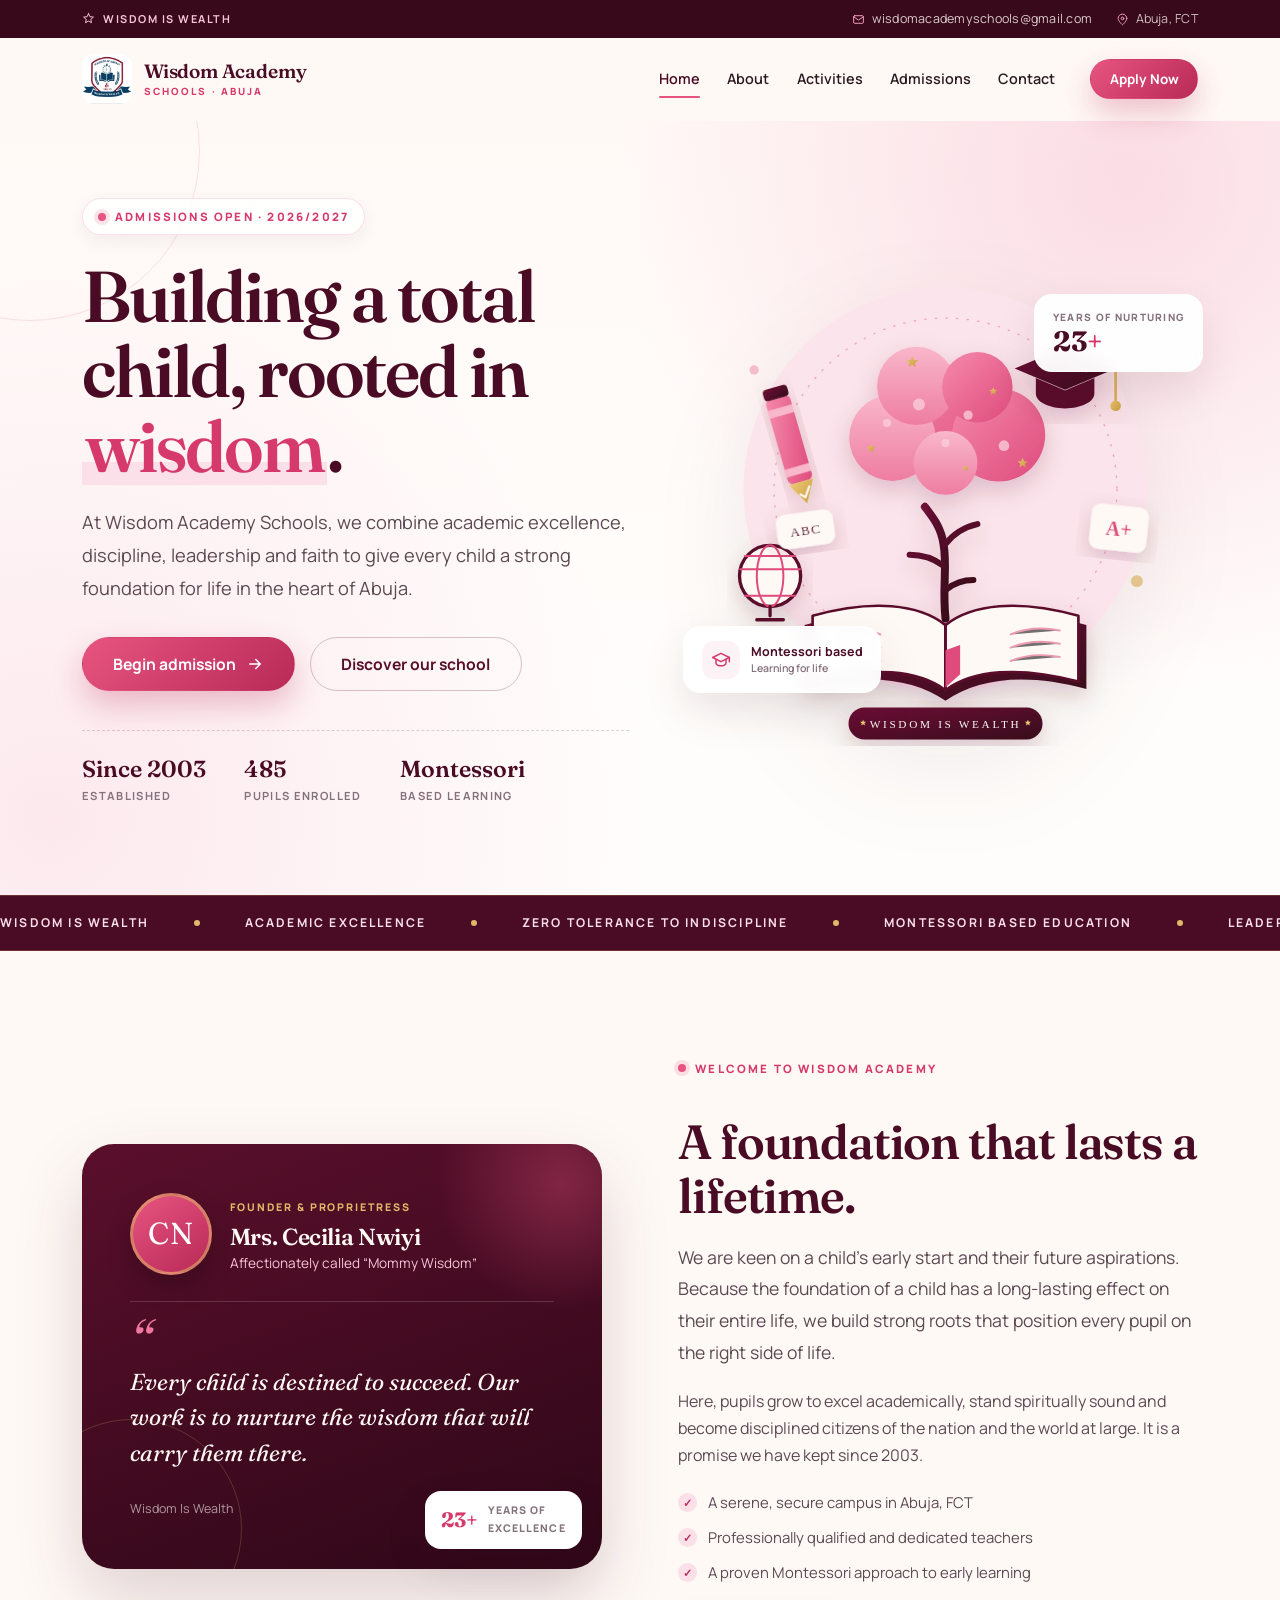
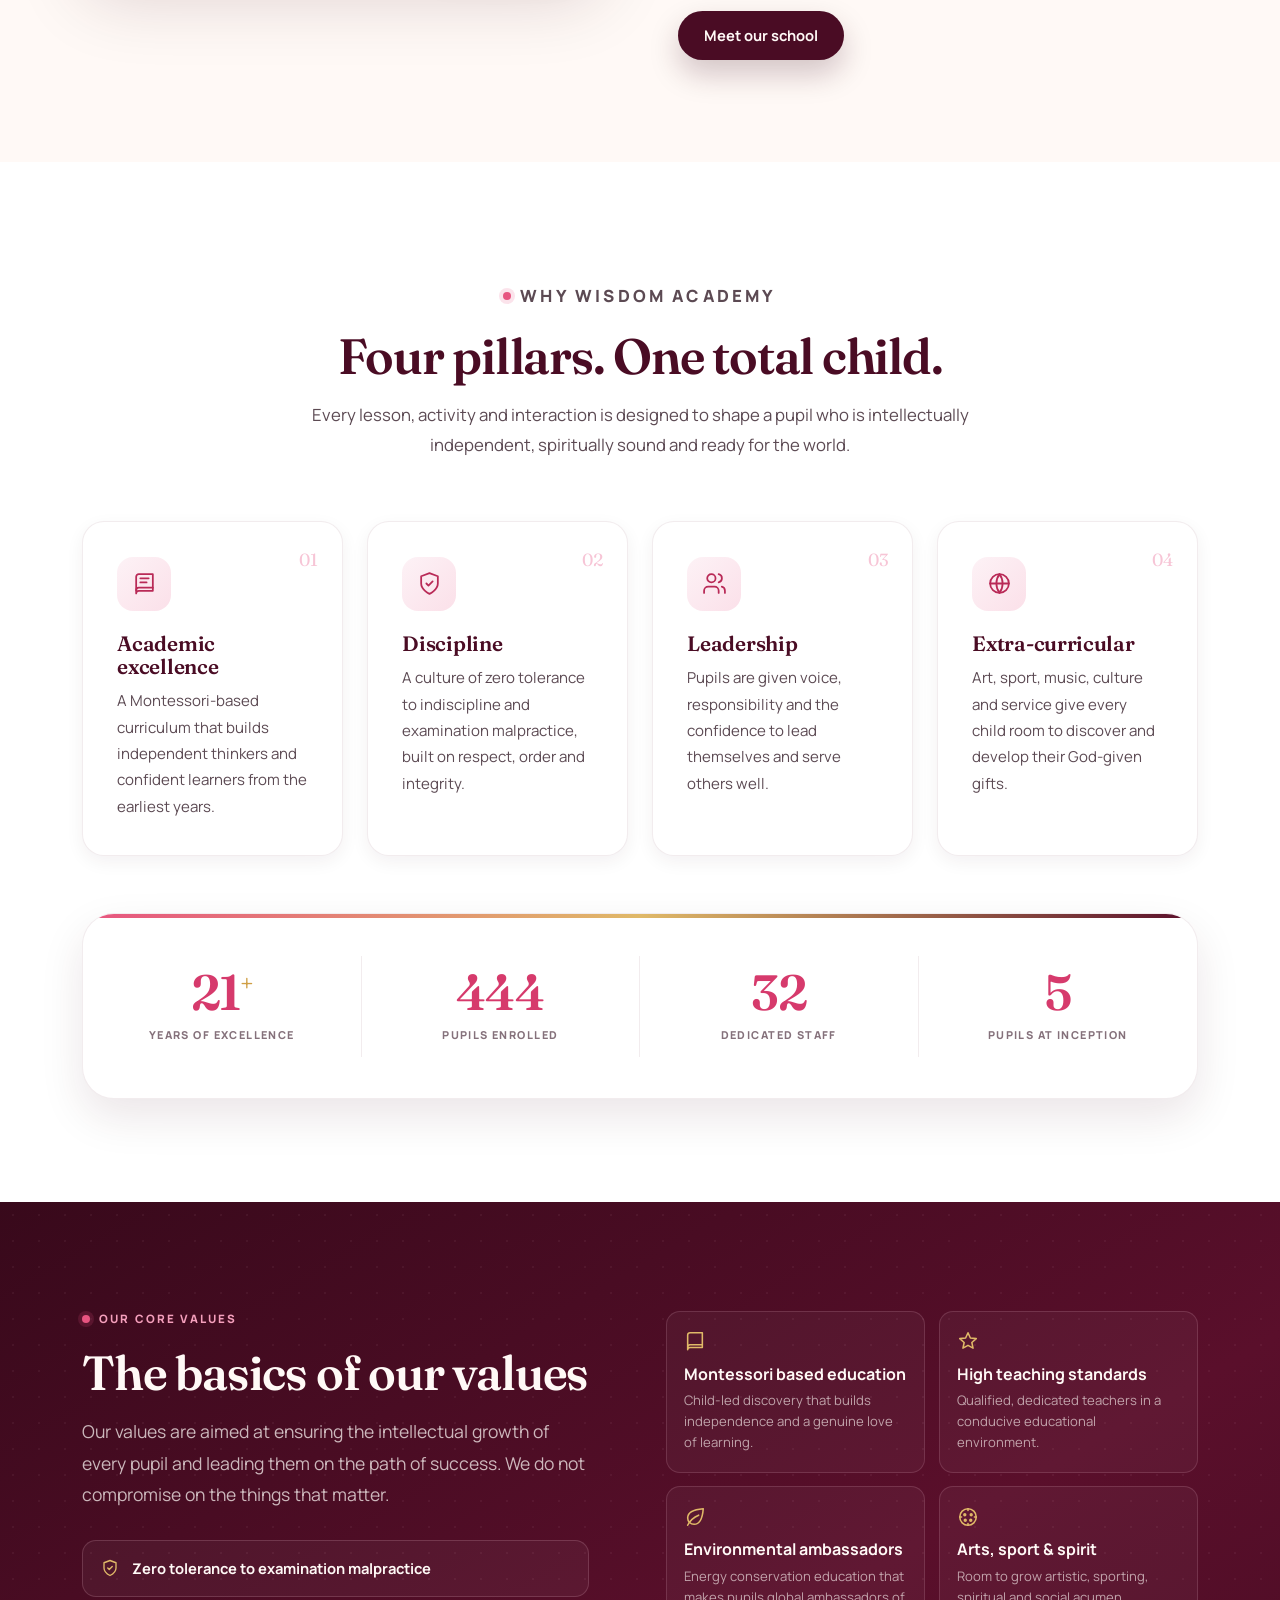
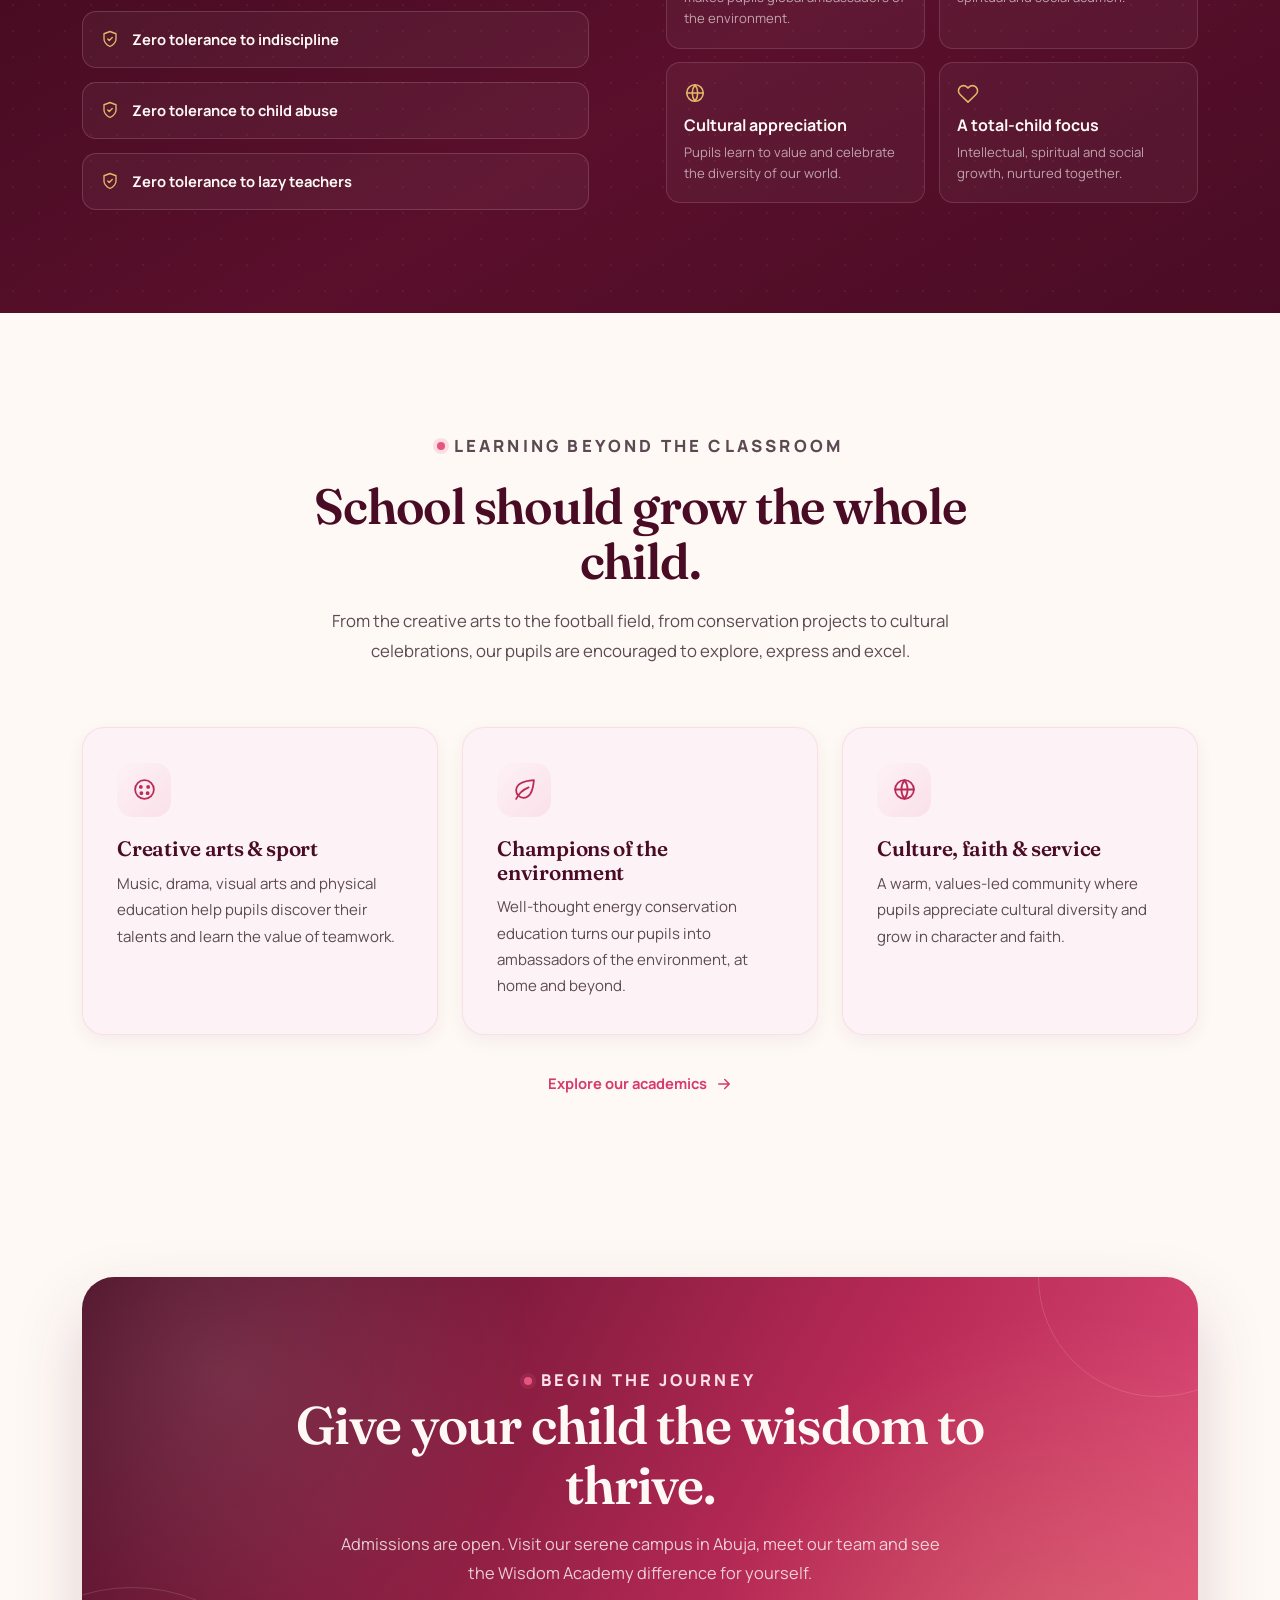
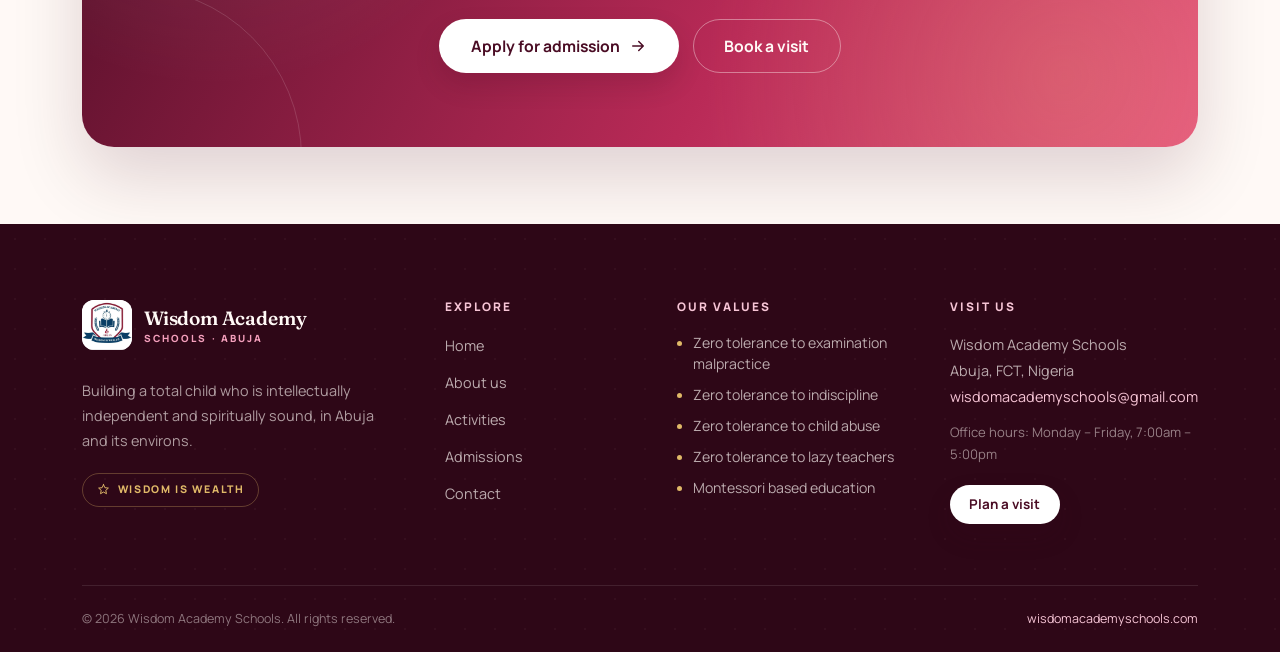
<file: index.html>
<!DOCTYPE html>
<html lang="en">
<head>
  <meta charset="UTF-8">
  <meta name="viewport" content="width=device-width, initial-scale=1.0">
  <title>Wisdom Academy Schools | Building a Total Child in Abuja</title>
  <meta name="description" content="Wisdom Academy Schools in Abuja builds a total child through academic excellence, discipline, leadership and extra-curricular education. Wisdom Is Wealth.">
  <meta name="theme-color" content="#5a0f2b">
  <link rel="icon" type="image/svg+xml" href="assets/favicon.svg">
  <link rel="preconnect" href="https://fonts.googleapis.com">
  <link rel="preconnect" href="https://fonts.gstatic.com" crossorigin>
  <link href="https://fonts.googleapis.com/css2?family=Fraunces:ital,opsz,wght@0,9..144,500;0,9..144,600;0,9..144,700;1,9..144,500&amp;family=Manrope:wght@400;500;600;700;800&amp;display=swap" rel="stylesheet">
  <link rel="stylesheet" href="css/styles.css">
  <script>document.documentElement.classList.add('js');</script>
</head>
<body>
  <a class="skip-link" href="#main">Skip to content</a>

  <div class="topbar">
    <div class="container topbar__inner">
      <p class="topbar__motto">
        <svg viewBox="0 0 24 24" fill="none" stroke="currentColor" stroke-width="1.8" stroke-linecap="round" stroke-linejoin="round" aria-hidden="true"><path d="m12 3 2.6 5.7 6.4.7-4.8 4.2 1.3 6.2L12 16.7 6.5 19.8l1.3-6.2L3 9.4l6.4-.7L12 3Z"/></svg>
        Wisdom Is Wealth
      </p>
      <div class="topbar__links">
        <a class="topbar__item" href="mailto:wisdomacademyschools@gmail.com">
          <svg viewBox="0 0 24 24" fill="none" stroke="currentColor" stroke-width="1.8" stroke-linecap="round" stroke-linejoin="round" aria-hidden="true"><rect x="3" y="5" width="18" height="14" rx="2"/><path d="m3 7 9 6 9-6"/></svg>
          wisdomacademyschools@gmail.com
        </a>
        <span class="topbar__item topbar__item--location">
          <svg viewBox="0 0 24 24" fill="none" stroke="currentColor" stroke-width="1.8" stroke-linecap="round" stroke-linejoin="round" aria-hidden="true"><path d="M20 10c0 5-8 12-8 12S4 15 4 10a8 8 0 1 1 16 0Z"/><circle cx="12" cy="10" r="2.5"/></svg>
          Abuja, FCT
        </span>
      </div>
    </div>
  </div>

  <header class="site-header">
    <div class="container header__inner">
      <a class="brand" href="index.html" aria-label="Wisdom Academy Schools home">
        <img class="brand__mark" src="assets/logo.png" alt="" width="50" height="50">
        <span class="brand__text">
          <span class="brand__name">Wisdom Academy</span>
          <span class="brand__sub">Schools &middot; Abuja</span>
        </span>
      </a>

      <nav class="nav" id="primary-nav" aria-label="Primary">
        <div class="nav__mobile-head">
          <span class="nav__mobile-brand">
            <img src="assets/logo.png" alt="" width="38" height="38">
            Wisdom Academy
          </span>
          <button class="nav__close" type="button" aria-label="Close menu">
            <svg viewBox="0 0 24 24" fill="none" stroke="currentColor" stroke-width="2" stroke-linecap="round" aria-hidden="true"><path d="M18 6 6 18M6 6l12 12"/></svg>
          </button>
        </div>
        <ul class="nav__list">
          <li><a class="nav__link is-active" href="index.html" aria-current="page">Home</a></li>
          <li><a class="nav__link" href="about.html">About</a></li>
          <li><a class="nav__link" href="activities.html">Activities</a></li>
          <li><a class="nav__link" href="admissions.html">Admissions</a></li>
          <li><a class="nav__link" href="contact.html">Contact</a></li>
        </ul>
        <div class="nav__actions">
          <a class="btn btn--primary btn--sm" href="admissions.html#apply">Apply Now</a>
        </div>
      </nav>

      <button class="nav-toggle" type="button" aria-expanded="false" aria-controls="primary-nav" aria-label="Open menu">
        <span></span><span></span><span></span>
      </button>
    </div>
  </header>

  <main id="main">
    <!-- Hero -->
    <section class="hero">
      <div class="container hero__inner">
        <div class="hero__copy reveal">
          <p class="eyebrow"><span class="eyebrow__dot"></span> Admissions open &middot; 2026/2027</p>
          <h1 class="display">Building a total child, rooted in <span class="highlight">wisdom</span>.</h1>
          <p class="lead">At Wisdom Academy Schools, we combine academic excellence, discipline, leadership and faith to give every child a strong foundation for life in the heart of Abuja.</p>
          <div class="hero__actions">
            <a class="btn btn--primary btn--lg" href="admissions.html#apply">
              Begin admission
              <svg viewBox="0 0 24 24" fill="none" stroke="currentColor" stroke-width="2" stroke-linecap="round" stroke-linejoin="round" aria-hidden="true"><path d="M5 12h14M13 6l6 6-6 6"/></svg>
            </a>
            <a class="btn btn--ghost btn--lg" href="about.html">Discover our school</a>
          </div>
          <ul class="hero__meta">
            <li><strong>Since 2003</strong><span>Established</span></li>
            <li><strong>485</strong><span>Pupils enrolled</span></li>
            <li><strong>Montessori</strong><span>Based learning</span></li>
          </ul>
        </div>

        <div class="hero__visual reveal" data-delay="1">
          <div class="hero__art">
            <img src="assets/hero-illustration.svg" alt="An illustrated tree of knowledge growing from an open book, surrounded by a graduation cap, pencil, globe and the motto Wisdom Is Wealth" width="760" height="760">
          </div>
          <div class="float-card float-card--stat">
            <span class="float-card__label">Years of nurturing</span>
            <strong>23<em>+</em></strong>
          </div>
          <div class="float-card float-card--badge">
            <span class="float-card__icon">
              <svg viewBox="0 0 24 24" fill="none" stroke="currentColor" stroke-width="1.8" stroke-linecap="round" stroke-linejoin="round" aria-hidden="true"><path d="m2 9 10-5 10 5-10 5Z"/><path d="M6 11.5V16c0 1.5 2.7 3 6 3s6-1.5 6-3v-4.5"/><path d="M22 9v5"/></svg>
            </span>
            <span class="float-card__text">Montessori based<span>Learning for life</span></span>
          </div>
        </div>
      </div>
    </section>

    <!-- Marquee -->
    <div class="marquee" role="region" aria-label="Our core values">
      <div class="marquee__track">
        <div class="marquee__group">
          <span class="marquee__item">Wisdom Is Wealth</span>
          <span class="marquee__item">Academic Excellence</span>
          <span class="marquee__item">Zero Tolerance To Indiscipline</span>
          <span class="marquee__item">Montessori Based Education</span>
          <span class="marquee__item">Leadership</span>
          <span class="marquee__item">Spiritual Soundness</span>
          <span class="marquee__item">Child-Centred Learning</span>
        </div>
        <div class="marquee__group" aria-hidden="true">
          <span class="marquee__item">Wisdom Is Wealth</span>
          <span class="marquee__item">Academic Excellence</span>
          <span class="marquee__item">Zero Tolerance To Indiscipline</span>
          <span class="marquee__item">Montessori Based Education</span>
          <span class="marquee__item">Leadership</span>
          <span class="marquee__item">Spiritual Soundness</span>
          <span class="marquee__item">Child-Centred Learning</span>
        </div>
      </div>
    </div>

    <!-- Welcome -->
    <section class="section">
      <div class="container split">
        <div class="split__media reveal">
          <div class="founder-card">
            <div class="founder-card__top">
              <span class="founder-card__monogram" aria-hidden="true">CN</span>
              <div>
                <span class="founder-card__role">Founder &amp; Proprietress</span>
                <h3>Mrs. Cecilia Nwiyi</h3>
                <p class="founder-card__aka">Affectionately called &ldquo;Mommy Wisdom&rdquo;</p>
              </div>
            </div>
            <blockquote>Every child is destined to succeed. Our work is to nurture the wisdom that will carry them there.</blockquote>
            <div class="founder-card__foot">
              <p>Wisdom Is Wealth</p>
              <a class="link-arrow" href="about.html">
                Our story
                <svg viewBox="0 0 24 24" fill="none" stroke="currentColor" stroke-width="2" stroke-linecap="round" stroke-linejoin="round" aria-hidden="true"><path d="M5 12h14M13 6l6 6-6 6"/></svg>
              </a>
            </div>
          </div>
          <div class="badge-float">
            <strong>23+</strong>
            <span>Years of<br>excellence</span>
          </div>
        </div>

        <div class="split__copy reveal" data-delay="1">
          <p class="eyebrow"><span class="eyebrow__dot"></span> Welcome to Wisdom Academy</p>
          <h2>A foundation that lasts a lifetime.</h2>
          <p class="lead">We are keen on a child&rsquo;s early start and their future aspirations. Because the foundation of a child has a long-lasting effect on their entire life, we build strong roots that position every pupil on the right side of life.</p>
          <p>Here, pupils grow to excel academically, stand spiritually sound and become disciplined citizens of the nation and the world at large. It is a promise we have kept since 2003.</p>
          <ul class="check-list" style="margin-top: 1.4rem;">
            <li>A serene, secure campus in Abuja, FCT</li>
            <li>Professionally qualified and dedicated teachers</li>
            <li>A proven Montessori approach to early learning</li>
          </ul>
          <a class="btn btn--wine" href="about.html">Meet our school</a>
        </div>
      </div>
    </section>

    <!-- Pillars -->
    <section class="section section--white">
      <div class="container">
        <div class="section__head section__head--center reveal">
          <p class="eyebrow"><span class="eyebrow__dot"></span> Why Wisdom Academy</p>
          <h2>Four pillars. One total child.</h2>
          <p>Every lesson, activity and interaction is designed to shape a pupil who is intellectually independent, spiritually sound and ready for the world.</p>
        </div>

        <div class="grid grid--4">
          <article class="card feature-card reveal">
            <span class="feature-card__num">01</span>
            <span class="feature-card__icon">
              <svg viewBox="0 0 24 24" fill="none" stroke="currentColor" stroke-width="1.7" stroke-linecap="round" stroke-linejoin="round" aria-hidden="true"><path d="M4 5.5A2.5 2.5 0 0 1 6.5 3H20v16H6.5A2.5 2.5 0 0 0 4 21.5V5.5Z"/><path d="M4 18.5A2.5 2.5 0 0 1 6.5 16H20M8 7h8M8 11h6"/></svg>
            </span>
            <h3>Academic excellence</h3>
            <p>A Montessori-based curriculum that builds independent thinkers and confident learners from the earliest years.</p>
          </article>

          <article class="card feature-card reveal" data-delay="1">
            <span class="feature-card__num">02</span>
            <span class="feature-card__icon">
              <svg viewBox="0 0 24 24" fill="none" stroke="currentColor" stroke-width="1.7" stroke-linecap="round" stroke-linejoin="round" aria-hidden="true"><path d="M12 22s8-4 8-10V5l-8-3-8 3v7c0 6 8 10 8 10Z"/><path d="m9 12 2 2 4-4"/></svg>
            </span>
            <h3>Discipline</h3>
            <p>A culture of zero tolerance to indiscipline and examination malpractice, built on respect, order and integrity.</p>
          </article>

          <article class="card feature-card reveal" data-delay="2">
            <span class="feature-card__num">03</span>
            <span class="feature-card__icon">
              <svg viewBox="0 0 24 24" fill="none" stroke="currentColor" stroke-width="1.7" stroke-linecap="round" stroke-linejoin="round" aria-hidden="true"><path d="M16 21v-2a4 4 0 0 0-4-4H6a4 4 0 0 0-4 4v2"/><circle cx="9" cy="7" r="4"/><path d="M22 21v-2a4 4 0 0 0-3-3.9"/><path d="M16 3.1a4 4 0 0 1 0 7.8"/></svg>
            </span>
            <h3>Leadership</h3>
            <p>Pupils are given voice, responsibility and the confidence to lead themselves and serve others well.</p>
          </article>

          <article class="card feature-card reveal" data-delay="3">
            <span class="feature-card__num">04</span>
            <span class="feature-card__icon">
              <svg viewBox="0 0 24 24" fill="none" stroke="currentColor" stroke-width="1.7" stroke-linecap="round" stroke-linejoin="round" aria-hidden="true"><circle cx="12" cy="12" r="9"/><path d="M3 12h18M12 3a15 15 0 0 1 0 18M12 3a15 15 0 0 0 0 18"/></svg>
            </span>
            <h3>Extra-curricular</h3>
            <p>Art, sport, music, culture and service give every child room to discover and develop their God-given gifts.</p>
          </article>
        </div>

        <div class="stats-panel reveal" style="margin-top: clamp(2.4rem, 5vw, 3.6rem);">
          <div class="stat">
            <span class="stat__value"><span data-count="23">23</span><sup>+</sup></span>
            <span class="stat__label">Years of excellence</span>
          </div>
          <div class="stat">
            <span class="stat__value"><span data-count="485">485</span></span>
            <span class="stat__label">Pupils enrolled</span>
          </div>
          <div class="stat">
            <span class="stat__value"><span data-count="35">35</span></span>
            <span class="stat__label">Dedicated staff</span>
          </div>
          <div class="stat">
            <span class="stat__value"><span data-count="6">6</span></span>
            <span class="stat__label">Pupils at inception</span>
          </div>
        </div>
      </div>
    </section>

    <!-- Core values -->
    <section class="section section--wine">
      <div class="container values-layout">
        <div class="reveal">
          <p class="eyebrow"><span class="eyebrow__dot"></span> Our core values</p>
          <h2 style="font-size: clamp(2rem, 4vw, 3rem); letter-spacing: -0.025em;">The basics of our values</h2>
          <p class="lead" style="color: rgba(255,249,246,.72); margin-top: 1rem;">Our values are aimed at ensuring the intellectual growth of every pupil and leading them on the path of success. We do not compromise on the things that matter.</p>

          <ul class="tolerance-list">
            <li class="tolerance-item">
              <svg viewBox="0 0 24 24" fill="none" stroke="currentColor" stroke-width="1.8" stroke-linecap="round" stroke-linejoin="round" aria-hidden="true"><path d="M12 22s8-4 8-10V5l-8-3-8 3v7c0 6 8 10 8 10Z"/><path d="m9 12 2 2 4-4"/></svg>
              <strong>Zero tolerance to examination malpractice</strong>
            </li>
            <li class="tolerance-item">
              <svg viewBox="0 0 24 24" fill="none" stroke="currentColor" stroke-width="1.8" stroke-linecap="round" stroke-linejoin="round" aria-hidden="true"><path d="M12 22s8-4 8-10V5l-8-3-8 3v7c0 6 8 10 8 10Z"/><path d="m9 12 2 2 4-4"/></svg>
              <strong>Zero tolerance to indiscipline</strong>
            </li>
            <li class="tolerance-item">
              <svg viewBox="0 0 24 24" fill="none" stroke="currentColor" stroke-width="1.8" stroke-linecap="round" stroke-linejoin="round" aria-hidden="true"><path d="M12 22s8-4 8-10V5l-8-3-8 3v7c0 6 8 10 8 10Z"/><path d="m9 12 2 2 4-4"/></svg>
              <strong>Zero tolerance to child abuse</strong>
            </li>
            <li class="tolerance-item">
              <svg viewBox="0 0 24 24" fill="none" stroke="currentColor" stroke-width="1.8" stroke-linecap="round" stroke-linejoin="round" aria-hidden="true"><path d="M12 22s8-4 8-10V5l-8-3-8 3v7c0 6 8 10 8 10Z"/><path d="m9 12 2 2 4-4"/></svg>
              <strong>Zero tolerance to lazy teachers</strong>
            </li>
          </ul>
        </div>

        <div class="values-grid reveal" data-delay="1">
          <article class="value-tile">
            <svg viewBox="0 0 24 24" fill="none" stroke="currentColor" stroke-width="1.7" stroke-linecap="round" stroke-linejoin="round" aria-hidden="true"><path d="M4 5.5A2.5 2.5 0 0 1 6.5 3H20v16H6.5A2.5 2.5 0 0 0 4 21.5V5.5Z"/><path d="M4 18.5A2.5 2.5 0 0 1 6.5 16H20"/></svg>
            <h3>Montessori based education</h3>
            <p>Child-led discovery that builds independence and a genuine love of learning.</p>
          </article>

          <article class="value-tile">
            <svg viewBox="0 0 24 24" fill="none" stroke="currentColor" stroke-width="1.7" stroke-linecap="round" stroke-linejoin="round" aria-hidden="true"><path d="m12 3 2.6 5.7 6.4.7-4.8 4.2 1.3 6.2L12 16.7 6.5 19.8l1.3-6.2L3 9.4l6.4-.7L12 3Z"/></svg>
            <h3>High teaching standards</h3>
            <p>Qualified, dedicated teachers in a conducive educational environment.</p>
          </article>

          <article class="value-tile">
            <svg viewBox="0 0 24 24" fill="none" stroke="currentColor" stroke-width="1.7" stroke-linecap="round" stroke-linejoin="round" aria-hidden="true"><path d="M11 20A7 7 0 0 1 4 13c0-5 4-9 17-10-1 13-5 17-10 17Z"/><path d="M4 21c3-6 7-9 12-11"/></svg>
            <h3>Environmental ambassadors</h3>
            <p>Energy conservation education that makes pupils global ambassadors of the environment.</p>
          </article>

          <article class="value-tile">
            <svg viewBox="0 0 24 24" fill="none" stroke="currentColor" stroke-width="1.7" stroke-linecap="round" stroke-linejoin="round" aria-hidden="true"><circle cx="12" cy="12" r="9"/><circle cx="8.5" cy="9.5" r="1"/><circle cx="15.5" cy="9.5" r="1"/><circle cx="9" cy="15.5" r="1"/><circle cx="15" cy="15.5" r="1"/><path d="M12 3v2M12 19v2M3 12h2M19 12h2"/></svg>
            <h3>Arts, sport &amp; spirit</h3>
            <p>Room to grow artistic, sporting, spiritual and social acumen.</p>
          </article>

          <article class="value-tile">
            <svg viewBox="0 0 24 24" fill="none" stroke="currentColor" stroke-width="1.7" stroke-linecap="round" stroke-linejoin="round" aria-hidden="true"><circle cx="12" cy="12" r="9"/><path d="M3 12h18M12 3a15 15 0 0 1 0 18M12 3a15 15 0 0 0 0 18"/></svg>
            <h3>Cultural appreciation</h3>
            <p>Pupils learn to value and celebrate the diversity of our world.</p>
          </article>

          <article class="value-tile">
            <svg viewBox="0 0 24 24" fill="none" stroke="currentColor" stroke-width="1.7" stroke-linecap="round" stroke-linejoin="round" aria-hidden="true"><path d="M20.8 5.6a5.5 5.5 0 0 0-7.8 0L12 6.6l-1-1a5.5 5.5 0 0 0-7.8 7.8l1 1L12 22l7.8-7.6 1-1a5.5 5.5 0 0 0 0-7.8Z"/></svg>
            <h3>A total-child focus</h3>
            <p>Intellectual, spiritual and social growth, nurtured together.</p>
          </article>
        </div>
      </div>
    </section>

    <!-- Beyond the classroom -->
    <section class="section">
      <div class="container">
        <div class="section__head section__head--center reveal">
          <p class="eyebrow"><span class="eyebrow__dot"></span> Learning beyond the classroom</p>
          <h2>School should grow the whole child.</h2>
          <p>From the creative arts to the football field, from conservation projects to cultural celebrations, our pupils are encouraged to explore, express and excel.</p>
        </div>

        <div class="grid grid--3">
          <article class="card card--tinted reveal">
            <span class="icon-badge">
              <svg viewBox="0 0 24 24" fill="none" stroke="currentColor" stroke-width="1.7" stroke-linecap="round" stroke-linejoin="round" aria-hidden="true"><circle cx="12" cy="12" r="9"/><circle cx="8.5" cy="9.5" r="1"/><circle cx="15.5" cy="9.5" r="1"/><circle cx="9" cy="15.5" r="1"/><circle cx="15" cy="15.5" r="1"/></svg>
            </span>
            <h3>Creative arts &amp; sport</h3>
            <p>Music, drama, visual arts and physical education help pupils discover their talents and learn the value of teamwork.</p>
          </article>

          <article class="card card--tinted reveal" data-delay="1">
            <span class="icon-badge">
              <svg viewBox="0 0 24 24" fill="none" stroke="currentColor" stroke-width="1.7" stroke-linecap="round" stroke-linejoin="round" aria-hidden="true"><path d="M11 20A7 7 0 0 1 4 13c0-5 4-9 17-10-1 13-5 17-10 17Z"/><path d="M4 21c3-6 7-9 12-11"/></svg>
            </span>
            <h3>Champions of the environment</h3>
            <p>Well-thought energy conservation education turns our pupils into ambassadors of the environment, at home and beyond.</p>
          </article>

          <article class="card card--tinted reveal" data-delay="2">
            <span class="icon-badge">
              <svg viewBox="0 0 24 24" fill="none" stroke="currentColor" stroke-width="1.7" stroke-linecap="round" stroke-linejoin="round" aria-hidden="true"><circle cx="12" cy="12" r="9"/><path d="M3 12h18M12 3a15 15 0 0 1 0 18M12 3a15 15 0 0 0 0 18"/></svg>
            </span>
            <h3>Culture, faith &amp; service</h3>
            <p>A warm, values-led community where pupils appreciate cultural diversity and grow in character and faith.</p>
          </article>
        </div>

        <div style="margin-top: 2.2rem; text-align: center;" class="reveal">
          <a class="link-arrow" href="about.html#academics">
            Explore our academics
            <svg viewBox="0 0 24 24" fill="none" stroke="currentColor" stroke-width="2" stroke-linecap="round" stroke-linejoin="round" aria-hidden="true"><path d="M5 12h14M13 6l6 6-6 6"/></svg>
          </a>
        </div>
      </div>
    </section>

    <!-- CTA -->
    <section class="section section--tight">
      <div class="container">
        <div class="cta reveal">
          <p class="eyebrow"><span class="eyebrow__dot"></span> Begin the journey</p>
          <h2>Give your child the wisdom to thrive.</h2>
          <p>Admissions are open. Visit our serene campus in Abuja, meet our team and see the Wisdom Academy difference for yourself.</p>
          <div class="cta__actions">
            <a class="btn btn--light btn--lg" href="admissions.html#apply">
              Apply for admission
              <svg viewBox="0 0 24 24" fill="none" stroke="currentColor" stroke-width="2" stroke-linecap="round" stroke-linejoin="round" aria-hidden="true"><path d="M5 12h14M13 6l6 6-6 6"/></svg>
            </a>
            <a class="btn btn--outline-light btn--lg" href="contact.html">Book a visit</a>
          </div>
        </div>
      </div>
    </section>
  </main>

  <footer class="footer">
    <div class="container">
      <div class="footer__grid">
        <div class="footer__brand">
          <a class="brand brand--footer" href="index.html" aria-label="Wisdom Academy Schools home">
            <img class="brand__mark" src="assets/logo.png" alt="" width="50" height="50">
            <span class="brand__text">
              <span class="brand__name">Wisdom Academy</span>
              <span class="brand__sub">Schools &middot; Abuja</span>
            </span>
          </a>
          <p>Building a total child who is intellectually independent and spiritually sound, in Abuja and its environs.</p>
          <span class="footer__motto">
            <svg width="13" height="13" viewBox="0 0 24 24" fill="none" stroke="currentColor" stroke-width="1.8" stroke-linecap="round" stroke-linejoin="round" aria-hidden="true"><path d="m12 3 2.6 5.7 6.4.7-4.8 4.2 1.3 6.2L12 16.7 6.5 19.8l1.3-6.2L3 9.4l6.4-.7L12 3Z"/></svg>
            Wisdom Is Wealth
          </span>
        </div>

        <div>
          <h3>Explore</h3>
          <ul class="footer__links">
            <li><a href="index.html">Home</a></li>
            <li><a href="about.html">About us</a></li>
            <li><a href="activities.html">Activities</a></li>
            <li><a href="admissions.html">Admissions</a></li>
            <li><a href="contact.html">Contact</a></li>
          </ul>
        </div>

        <div>
          <h3>Our Values</h3>
          <ul class="footer__values">
            <li>Zero tolerance to examination malpractice</li>
            <li>Zero tolerance to indiscipline</li>
            <li>Zero tolerance to child abuse</li>
            <li>Zero tolerance to lazy teachers</li>
            <li>Montessori based education</li>
          </ul>
        </div>

        <div>
          <h3>Visit Us</h3>
          <address>
            Wisdom Academy Schools<br>
            Abuja, FCT, Nigeria<br>
            <a href="mailto:wisdomacademyschools@gmail.com">wisdomacademyschools@gmail.com</a>
          </address>
          <p class="footer__hours">Office hours: Monday &ndash; Friday, 7:00am &ndash; 5:00pm</p>
          <a class="btn btn--light btn--sm" href="contact.html">Plan a visit</a>
        </div>
      </div>

      <div class="footer__bottom">
        <p>&copy; <span data-year>2026</span> Wisdom Academy Schools. All rights reserved.</p>
        <p><a href="index.html">wisdomacademyschools.com</a></p>
      </div>
    </div>
  </footer>

  <button class="to-top" type="button" aria-label="Back to top">
    <svg viewBox="0 0 24 24" fill="none" stroke="currentColor" stroke-width="2" stroke-linecap="round" stroke-linejoin="round" aria-hidden="true"><path d="m6 15 6-6 6 6"/></svg>
  </button>

  <script src="js/main.js" defer></script>
</body>
</html>
</file>
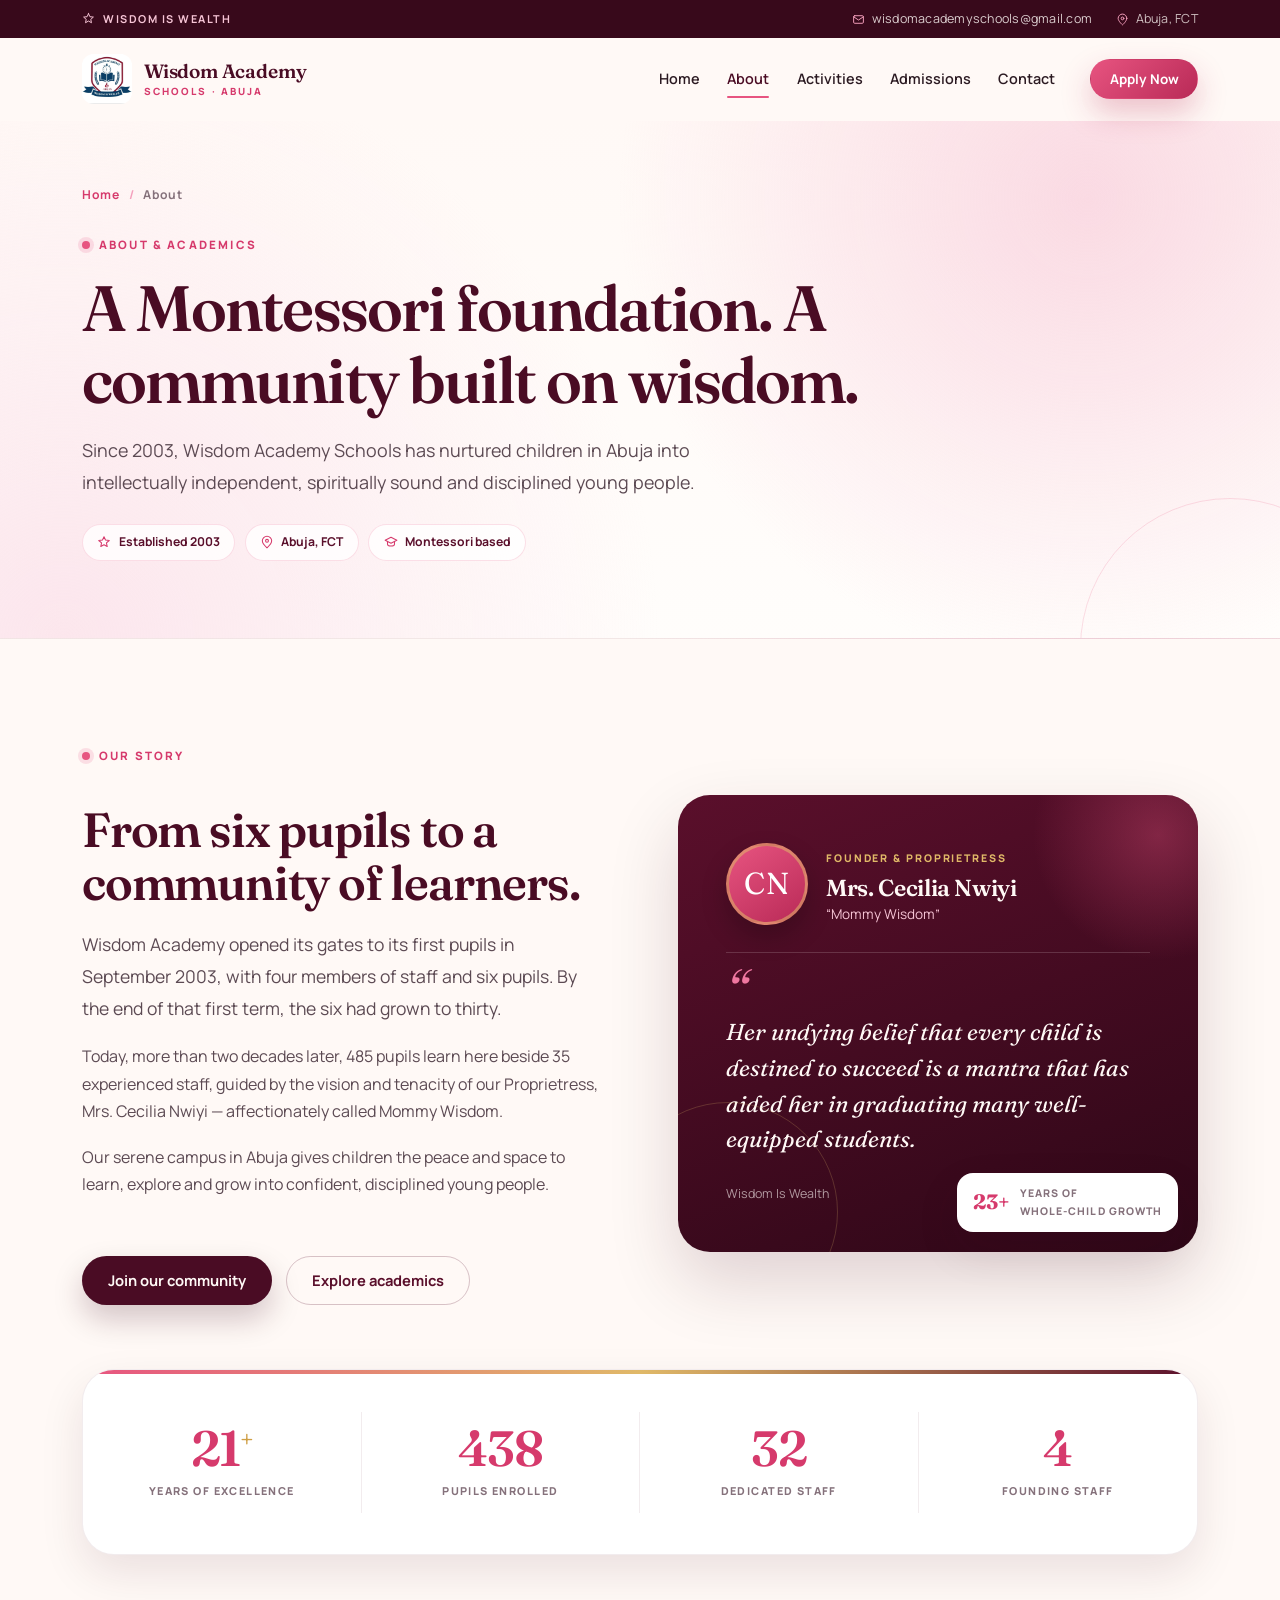
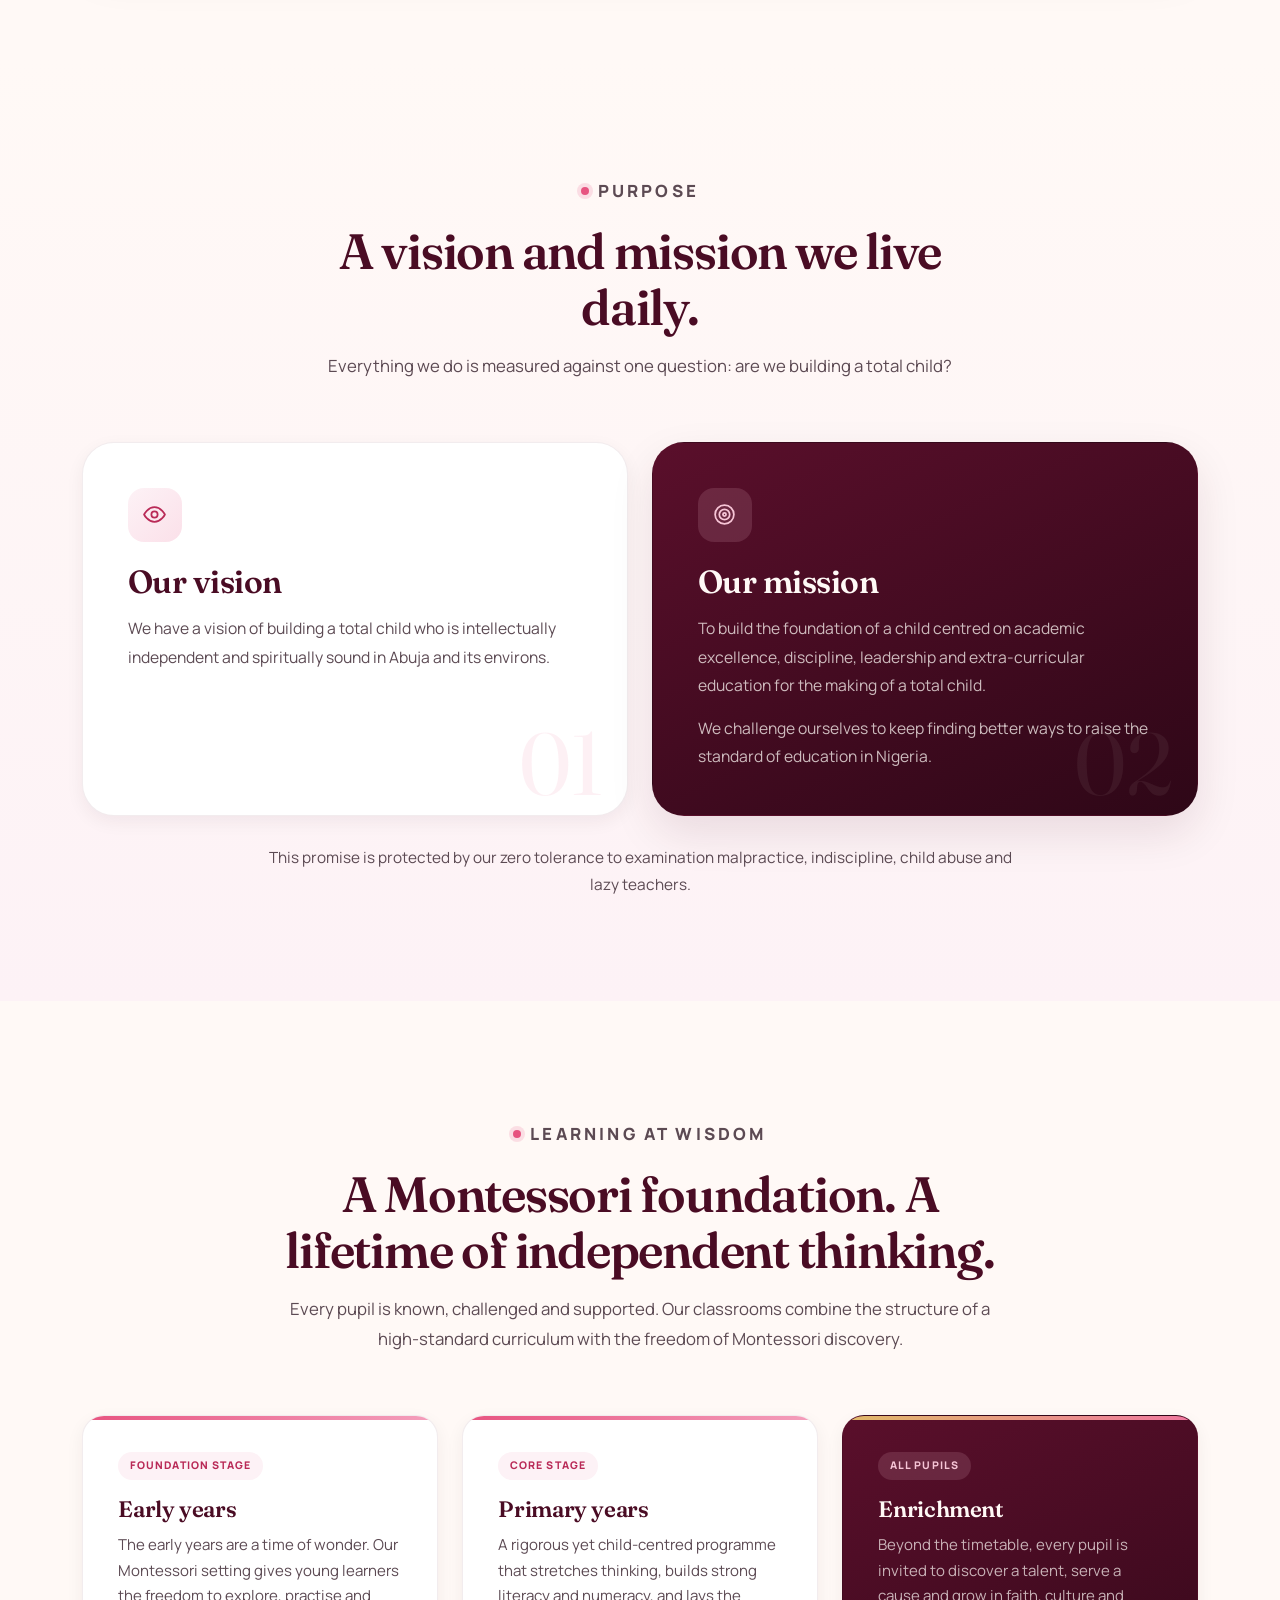
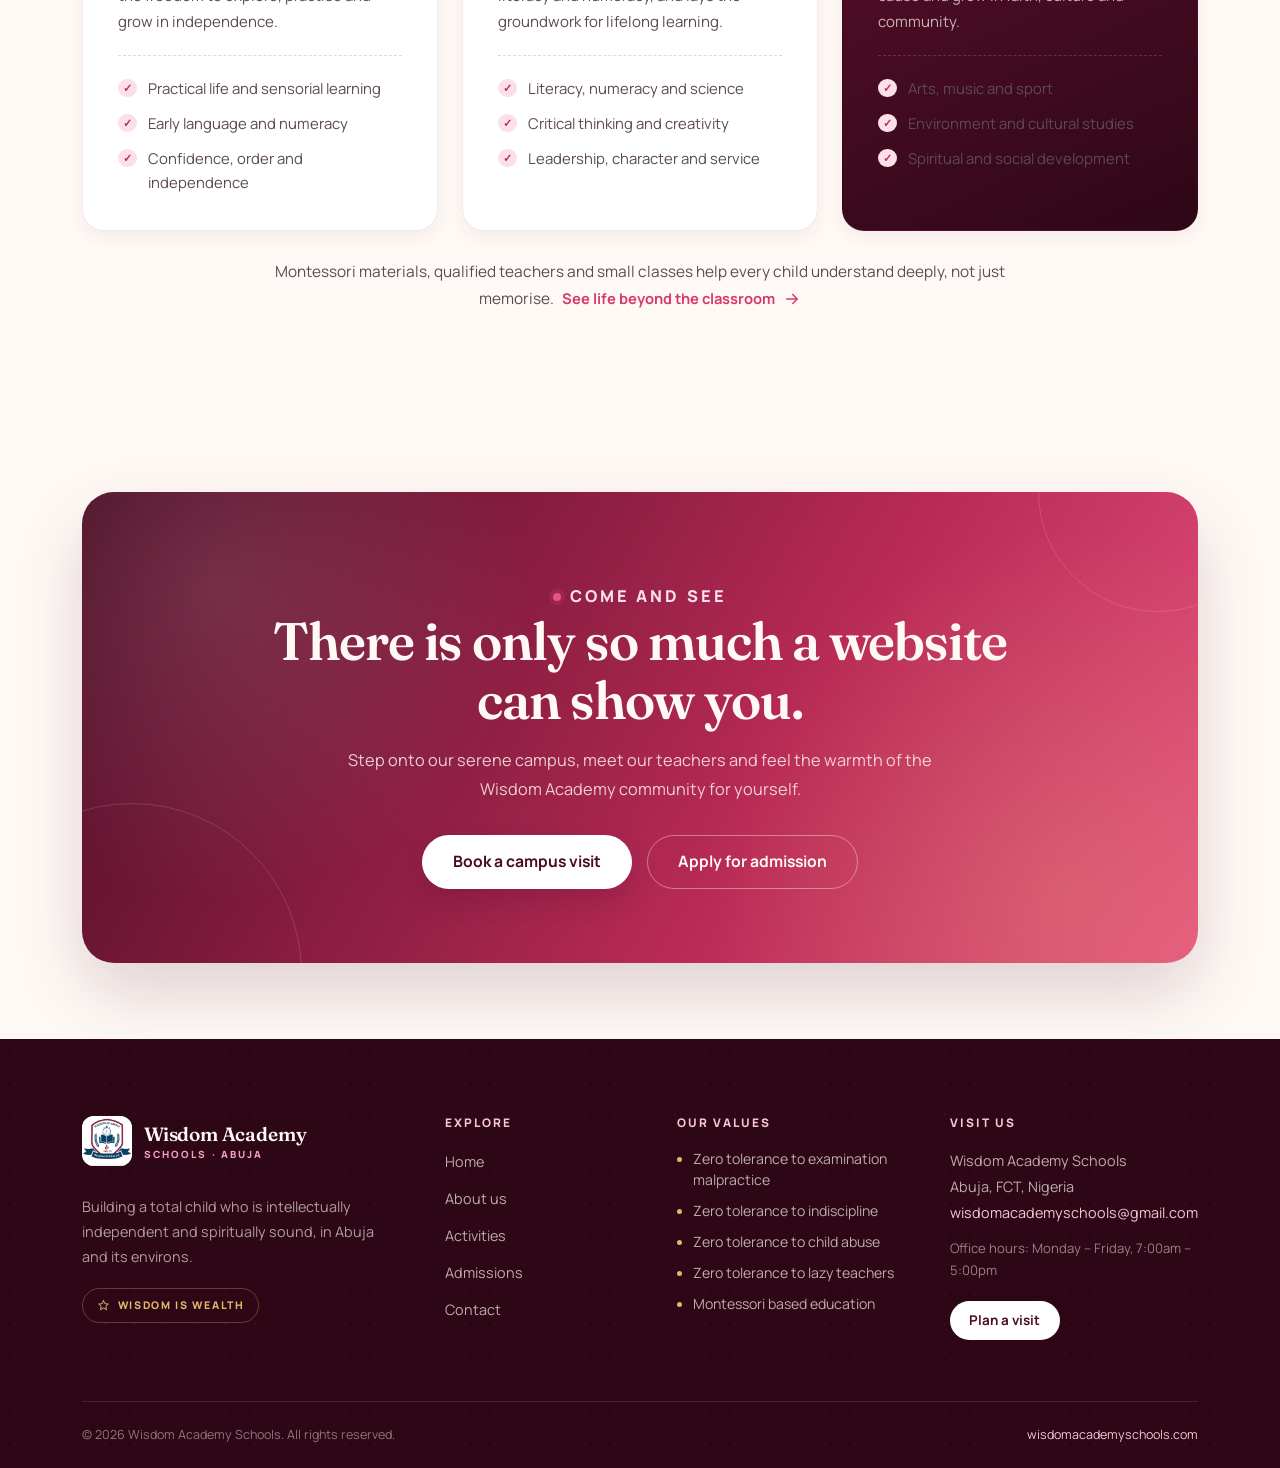
<file: about.html>
<!DOCTYPE html>
<html lang="en">
<head>
  <meta charset="UTF-8">
  <meta name="viewport" content="width=device-width, initial-scale=1.0">
  <title>About &amp; Academics | Wisdom Academy Schools Abuja</title>
  <meta name="description" content="Discover the history, vision, values and Montessori-based academics of Wisdom Academy Schools — building a total child in Abuja since 2003.">
  <meta name="theme-color" content="#5a0f2b">
  <link rel="icon" type="image/svg+xml" href="assets/favicon.svg">
  <link rel="preconnect" href="https://fonts.googleapis.com">
  <link rel="preconnect" href="https://fonts.gstatic.com" crossorigin>
  <link href="https://fonts.googleapis.com/css2?family=Fraunces:ital,opsz,wght@0,9..144,500;0,9..144,600;0,9..144,700;1,9..144,500&amp;family=Manrope:wght@400;500;600;700;800&amp;display=swap" rel="stylesheet">
  <link rel="stylesheet" href="css/styles.css">
  <script>document.documentElement.classList.add('js');</script>
</head>
<body>
  <a class="skip-link" href="#main">Skip to content</a>

  <div class="topbar">
    <div class="container topbar__inner">
      <p class="topbar__motto">
        <svg viewBox="0 0 24 24" fill="none" stroke="currentColor" stroke-width="1.8" stroke-linecap="round" stroke-linejoin="round" aria-hidden="true"><path d="m12 3 2.6 5.7 6.4.7-4.8 4.2 1.3 6.2L12 16.7 6.5 19.8l1.3-6.2L3 9.4l6.4-.7L12 3Z"/></svg>
        Wisdom Is Wealth
      </p>
      <div class="topbar__links">
        <a class="topbar__item" href="mailto:wisdomacademyschools@gmail.com">
          <svg viewBox="0 0 24 24" fill="none" stroke="currentColor" stroke-width="1.8" stroke-linecap="round" stroke-linejoin="round" aria-hidden="true"><rect x="3" y="5" width="18" height="14" rx="2"/><path d="m3 7 9 6 9-6"/></svg>
          wisdomacademyschools@gmail.com
        </a>
        <span class="topbar__item topbar__item--location">
          <svg viewBox="0 0 24 24" fill="none" stroke="currentColor" stroke-width="1.8" stroke-linecap="round" stroke-linejoin="round" aria-hidden="true"><path d="M20 10c0 5-8 12-8 12S4 15 4 10a8 8 0 1 1 16 0Z"/><circle cx="12" cy="10" r="2.5"/></svg>
          Abuja, FCT
        </span>
      </div>
    </div>
  </div>

  <header class="site-header">
    <div class="container header__inner">
      <a class="brand" href="index.html" aria-label="Wisdom Academy Schools home">
        <img class="brand__mark" src="assets/logo.png" alt="" width="50" height="50">
        <span class="brand__text">
          <span class="brand__name">Wisdom Academy</span>
          <span class="brand__sub">Schools &middot; Abuja</span>
        </span>
      </a>

      <nav class="nav" id="primary-nav" aria-label="Primary">
        <div class="nav__mobile-head">
          <span class="nav__mobile-brand">
            <img src="assets/logo.png" alt="" width="38" height="38">
            Wisdom Academy
          </span>
          <button class="nav__close" type="button" aria-label="Close menu">
            <svg viewBox="0 0 24 24" fill="none" stroke="currentColor" stroke-width="2" stroke-linecap="round" aria-hidden="true"><path d="M18 6 6 18M6 6l12 12"/></svg>
          </button>
        </div>
        <ul class="nav__list">
          <li><a class="nav__link" href="index.html">Home</a></li>
          <li><a class="nav__link is-active" href="about.html" aria-current="page">About</a></li>
          <li><a class="nav__link" href="activities.html">Activities</a></li>
          <li><a class="nav__link" href="admissions.html">Admissions</a></li>
          <li><a class="nav__link" href="contact.html">Contact</a></li>
        </ul>
        <div class="nav__actions">
          <a class="btn btn--primary btn--sm" href="admissions.html#apply">Apply Now</a>
        </div>
      </nav>

      <button class="nav-toggle" type="button" aria-expanded="false" aria-controls="primary-nav" aria-label="Open menu">
        <span></span><span></span><span></span>
      </button>
    </div>
  </header>

  <main id="main">
    <!-- Page hero -->
    <section class="page-hero">
      <div class="container">
        <div class="page-hero__inner">
          <nav class="breadcrumb" aria-label="Breadcrumb">
            <a href="index.html">Home</a>
            <span class="breadcrumb__sep" aria-hidden="true">/</span>
            <span aria-current="page">About</span>
          </nav>
          <p class="eyebrow"><span class="eyebrow__dot"></span> About &amp; academics</p>
          <h1>A Montessori foundation. A community built on wisdom.</h1>
          <p class="page-hero__lead">Since 2003, Wisdom Academy Schools has nurtured children in Abuja into intellectually independent, spiritually sound and disciplined young people.</p>
          <div class="page-hero__meta">
            <span class="pill">
              <svg viewBox="0 0 24 24" fill="none" stroke="currentColor" stroke-width="1.8" stroke-linecap="round" stroke-linejoin="round" aria-hidden="true"><path d="m12 3 2.6 5.7 6.4.7-4.8 4.2 1.3 6.2L12 16.7 6.5 19.8l1.3-6.2L3 9.4l6.4-.7L12 3Z"/></svg>
              Established 2003
            </span>
            <span class="pill">
              <svg viewBox="0 0 24 24" fill="none" stroke="currentColor" stroke-width="1.8" stroke-linecap="round" stroke-linejoin="round" aria-hidden="true"><path d="M20 10c0 5-8 12-8 12S4 15 4 10a8 8 0 1 1 16 0Z"/><circle cx="12" cy="10" r="2.5"/></svg>
              Abuja, FCT
            </span>
            <span class="pill">
              <svg viewBox="0 0 24 24" fill="none" stroke="currentColor" stroke-width="1.8" stroke-linecap="round" stroke-linejoin="round" aria-hidden="true"><path d="m2 9 10-5 10 5-10 5Z"/><path d="M6 11.5V16c0 1.5 2.7 3 6 3s6-1.5 6-3v-4.5"/></svg>
              Montessori based
            </span>
          </div>
        </div>
      </div>
    </section>

    <!-- Our story -->
    <section class="section">
      <div class="container">
        <div class="split">
          <div class="split__copy reveal">
            <p class="eyebrow"><span class="eyebrow__dot"></span> Our story</p>
            <h2>From six pupils to a community of learners.</h2>
            <p class="lead">Wisdom Academy opened its gates to its first pupils in September 2003, with four members of staff and six pupils. By the end of that first term, the six had grown to thirty.</p>
            <p>Today, more than two decades later, 485 pupils learn here beside 35 experienced staff, guided by the vision and tenacity of our Proprietress, Mrs. Cecilia Nwiyi &mdash; affectionately called Mommy Wisdom.</p>
            <p>Our serene campus in Abuja gives children the peace and space to learn, explore and grow into confident, disciplined young people.</p>
            <div class="hero__actions">
              <a class="btn btn--wine" href="admissions.html#apply">Join our community</a>
              <a class="btn btn--ghost" href="#academics">Explore academics</a>
            </div>
          </div>

          <div class="split__media reveal" data-delay="1">
            <div class="founder-card">
              <div class="founder-card__top">
                <span class="founder-card__monogram" aria-hidden="true">CN</span>
                <div>
                  <span class="founder-card__role">Founder &amp; Proprietress</span>
                  <h3>Mrs. Cecilia Nwiyi</h3>
                  <p class="founder-card__aka">&ldquo;Mommy Wisdom&rdquo;</p>
                </div>
              </div>
              <blockquote>Her undying belief that every child is destined to succeed is a mantra that has aided her in graduating many well-equipped students.</blockquote>
              <div class="founder-card__foot">
                <p>Wisdom Is Wealth</p>
                <span class="founder-card__role">Since 2003</span>
              </div>
            </div>
            <div class="badge-float">
              <strong>23+</strong>
              <span>Years of<br>whole-child growth</span>
            </div>
          </div>
        </div>

        <div class="stats-panel stats-panel--spaced reveal">
          <div class="stat">
            <span class="stat__value"><span data-count="23">23</span><sup>+</sup></span>
            <span class="stat__label">Years of excellence</span>
          </div>
          <div class="stat">
            <span class="stat__value"><span data-count="485">485</span></span>
            <span class="stat__label">Pupils enrolled</span>
          </div>
          <div class="stat">
            <span class="stat__value"><span data-count="35">35</span></span>
            <span class="stat__label">Dedicated staff</span>
          </div>
          <div class="stat">
            <span class="stat__value"><span data-count="4">4</span></span>
            <span class="stat__label">Founding staff</span>
          </div>
        </div>
      </div>
    </section>

    <!-- Vision & mission -->
    <section class="section section--blush">
      <div class="container">
        <div class="section__head section__head--center reveal">
          <p class="eyebrow"><span class="eyebrow__dot"></span> Purpose</p>
          <h2>A vision and mission we live daily.</h2>
          <p>Everything we do is measured against one question: are we building a total child?</p>
        </div>

        <div class="grid grid--2">
          <article class="vm-card reveal">
            <span class="icon-badge">
              <svg viewBox="0 0 24 24" fill="none" stroke="currentColor" stroke-width="1.7" stroke-linecap="round" stroke-linejoin="round" aria-hidden="true"><path d="M2 12s3.5-7 10-7 10 7 10 7-3.5 7-10 7S2 12 2 12Z"/><circle cx="12" cy="12" r="3"/></svg>
            </span>
            <h2>Our vision</h2>
            <p>We have a vision of building a total child who is intellectually independent and spiritually sound in Abuja and its environs.</p>
            <span class="vm-card__mark" aria-hidden="true">01</span>
          </article>

          <article class="vm-card vm-card--wine reveal" data-delay="1">
            <span class="icon-badge">
              <svg viewBox="0 0 24 24" fill="none" stroke="currentColor" stroke-width="1.7" stroke-linecap="round" stroke-linejoin="round" aria-hidden="true"><circle cx="12" cy="12" r="9"/><circle cx="12" cy="12" r="5"/><circle cx="12" cy="12" r="1.5"/></svg>
            </span>
            <h2>Our mission</h2>
            <p>To build the foundation of a child centred on academic excellence, discipline, leadership and extra-curricular education for the making of a total child.</p>
            <p class="vm-card__note">We challenge ourselves to keep finding better ways to raise the standard of education in Nigeria.</p>
            <span class="vm-card__mark" aria-hidden="true">02</span>
          </article>
        </div>

        <p class="about-note reveal">This promise is protected by our zero tolerance to examination malpractice, indiscipline, child abuse and lazy teachers.</p>
      </div>
    </section>

    <!-- Academics -->
    <section class="section" id="academics">
      <div class="container">
        <div class="section__head section__head--center reveal">
          <p class="eyebrow"><span class="eyebrow__dot"></span> Learning at Wisdom</p>
          <h2>A Montessori foundation. A lifetime of independent thinking.</h2>
          <p>Every pupil is known, challenged and supported. Our classrooms combine the structure of a high-standard curriculum with the freedom of Montessori discovery.</p>
        </div>

        <div class="grid grid--3">
          <article class="program-card reveal">
            <span class="program-card__tag">Foundation stage</span>
            <h3>Early years</h3>
            <p>The early years are a time of wonder. Our Montessori setting gives young learners the freedom to explore, practise and grow in independence.</p>
            <ul class="check-list">
              <li>Practical life and sensorial learning</li>
              <li>Early language and numeracy</li>
              <li>Confidence, order and independence</li>
            </ul>
          </article>

          <article class="program-card reveal" data-delay="1">
            <span class="program-card__tag">Core stage</span>
            <h3>Primary years</h3>
            <p>A rigorous yet child-centred programme that stretches thinking, builds strong literacy and numeracy, and lays the groundwork for lifelong learning.</p>
            <ul class="check-list">
              <li>Literacy, numeracy and science</li>
              <li>Critical thinking and creativity</li>
              <li>Leadership, character and service</li>
            </ul>
          </article>

          <article class="program-card program-card--wine reveal" data-delay="2">
            <span class="program-card__tag">All pupils</span>
            <h3>Enrichment</h3>
            <p>Beyond the timetable, every pupil is invited to discover a talent, serve a cause and grow in faith, culture and community.</p>
            <ul class="check-list">
              <li>Arts, music and sport</li>
              <li>Environment and cultural studies</li>
              <li>Spiritual and social development</li>
            </ul>
          </article>
        </div>

        <p class="about-note reveal">Montessori materials, qualified teachers and small classes help every child understand deeply, not just memorise. <a class="link-arrow" href="activities.html">See life beyond the classroom <svg viewBox="0 0 24 24" fill="none" stroke="currentColor" stroke-width="2" stroke-linecap="round" stroke-linejoin="round" aria-hidden="true"><path d="M5 12h14M13 6l6 6-6 6"/></svg></a></p>
      </div>
    </section>

    <!-- CTA -->
    <section class="section section--tight">
      <div class="container">
        <div class="cta reveal">
          <p class="eyebrow"><span class="eyebrow__dot"></span> Come and see</p>
          <h2>There is only so much a website can show you.</h2>
          <p>Step onto our serene campus, meet our teachers and feel the warmth of the Wisdom Academy community for yourself.</p>
          <div class="cta__actions">
            <a class="btn btn--light btn--lg" href="contact.html">Book a campus visit</a>
            <a class="btn btn--outline-light btn--lg" href="admissions.html#apply">Apply for admission</a>
          </div>
        </div>
      </div>
    </section>
  </main>

  <footer class="footer">
    <div class="container">
      <div class="footer__grid">
        <div class="footer__brand">
          <a class="brand brand--footer" href="index.html" aria-label="Wisdom Academy Schools home">
            <img class="brand__mark" src="assets/logo.png" alt="" width="50" height="50">
            <span class="brand__text">
              <span class="brand__name">Wisdom Academy</span>
              <span class="brand__sub">Schools &middot; Abuja</span>
            </span>
          </a>
          <p>Building a total child who is intellectually independent and spiritually sound, in Abuja and its environs.</p>
          <span class="footer__motto">
            <svg width="13" height="13" viewBox="0 0 24 24" fill="none" stroke="currentColor" stroke-width="1.8" stroke-linecap="round" stroke-linejoin="round" aria-hidden="true"><path d="m12 3 2.6 5.7 6.4.7-4.8 4.2 1.3 6.2L12 16.7 6.5 19.8l1.3-6.2L3 9.4l6.4-.7L12 3Z"/></svg>
            Wisdom Is Wealth
          </span>
        </div>

        <div>
          <h3>Explore</h3>
          <ul class="footer__links">
            <li><a href="index.html">Home</a></li>
            <li><a href="about.html">About us</a></li>
            <li><a href="activities.html">Activities</a></li>
            <li><a href="admissions.html">Admissions</a></li>
            <li><a href="contact.html">Contact</a></li>
          </ul>
        </div>

        <div>
          <h3>Our Values</h3>
          <ul class="footer__values">
            <li>Zero tolerance to examination malpractice</li>
            <li>Zero tolerance to indiscipline</li>
            <li>Zero tolerance to child abuse</li>
            <li>Zero tolerance to lazy teachers</li>
            <li>Montessori based education</li>
          </ul>
        </div>

        <div>
          <h3>Visit Us</h3>
          <address>
            Wisdom Academy Schools<br>
            Abuja, FCT, Nigeria<br>
            <a href="mailto:wisdomacademyschools@gmail.com">wisdomacademyschools@gmail.com</a>
          </address>
          <p class="footer__hours">Office hours: Monday &ndash; Friday, 7:00am &ndash; 5:00pm</p>
          <a class="btn btn--light btn--sm" href="contact.html">Plan a visit</a>
        </div>
      </div>

      <div class="footer__bottom">
        <p>&copy; <span data-year>2026</span> Wisdom Academy Schools. All rights reserved.</p>
        <p><a href="index.html">wisdomacademyschools.com</a></p>
      </div>
    </div>
  </footer>

  <button class="to-top" type="button" aria-label="Back to top">
    <svg viewBox="0 0 24 24" fill="none" stroke="currentColor" stroke-width="2" stroke-linecap="round" stroke-linejoin="round" aria-hidden="true"><path d="m6 15 6-6 6 6"/></svg>
  </button>

  <script src="js/main.js" defer></script>
</body>
</html>
</file>
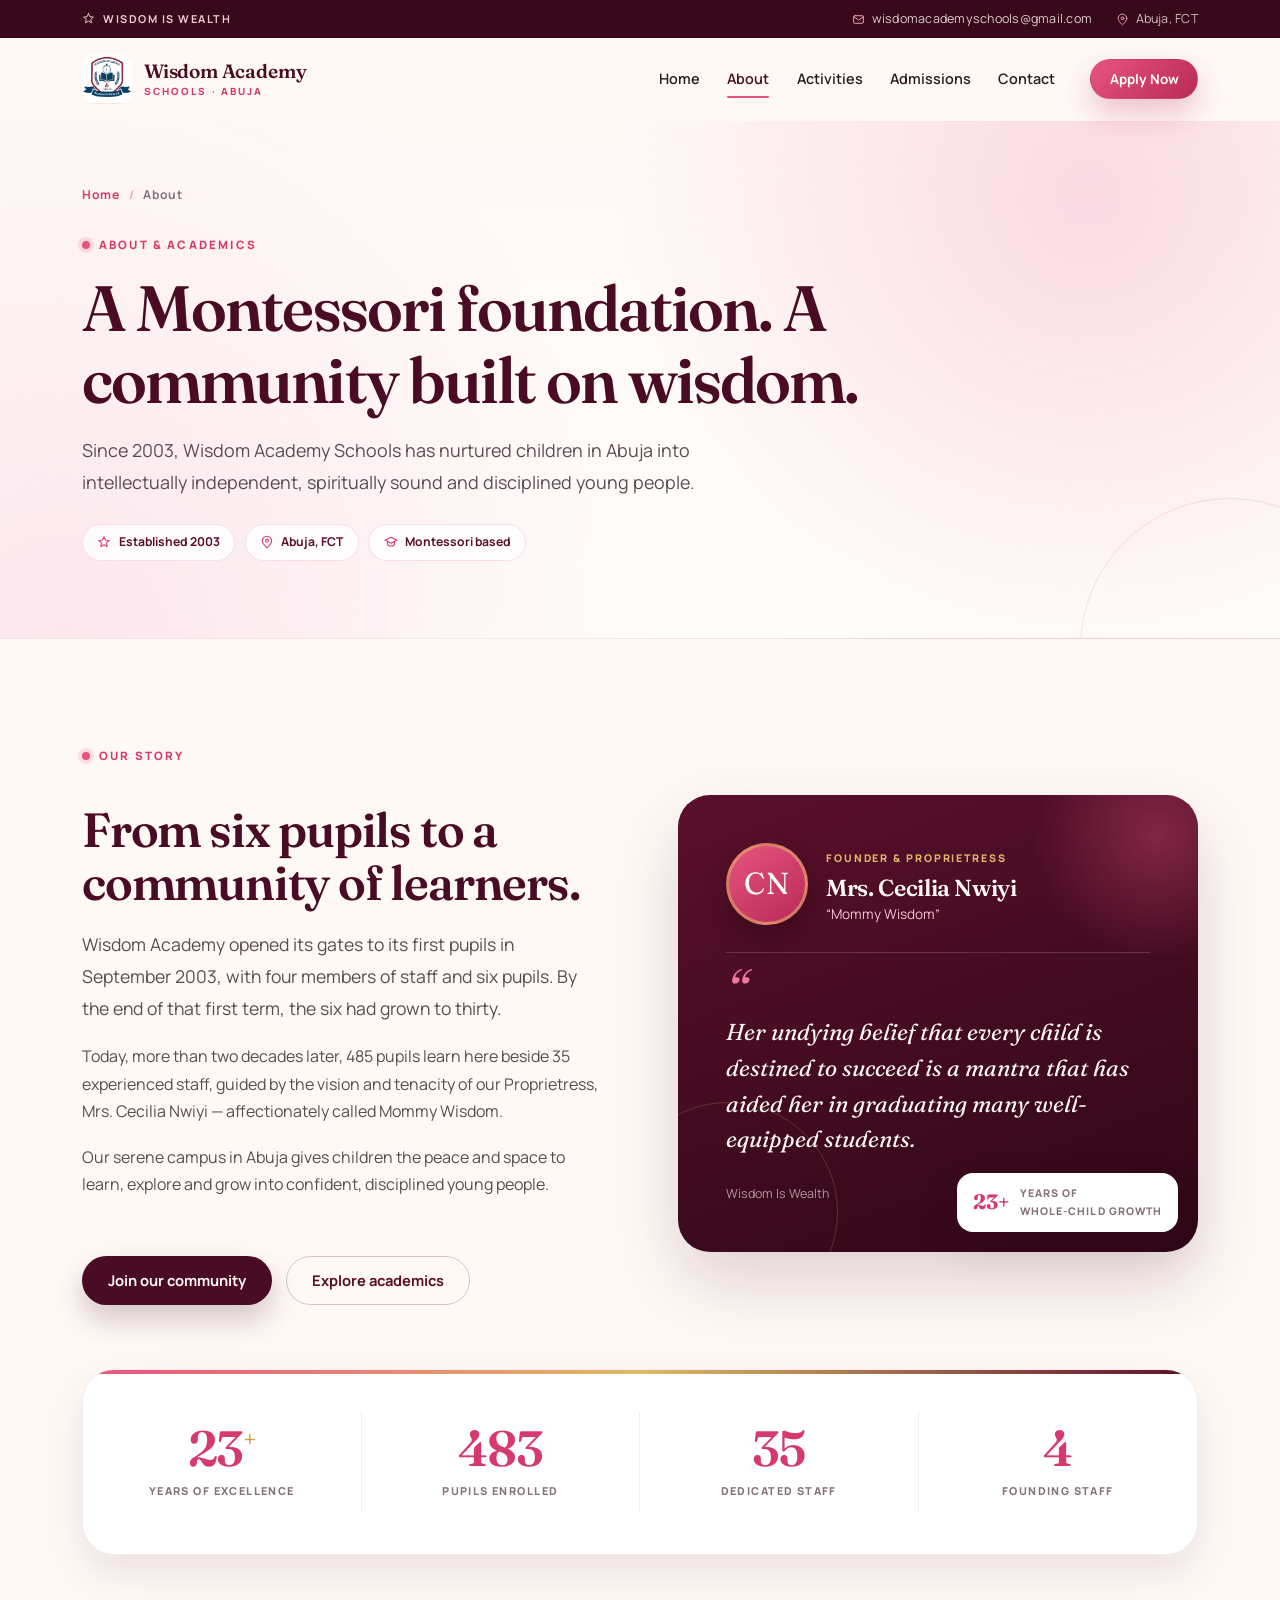
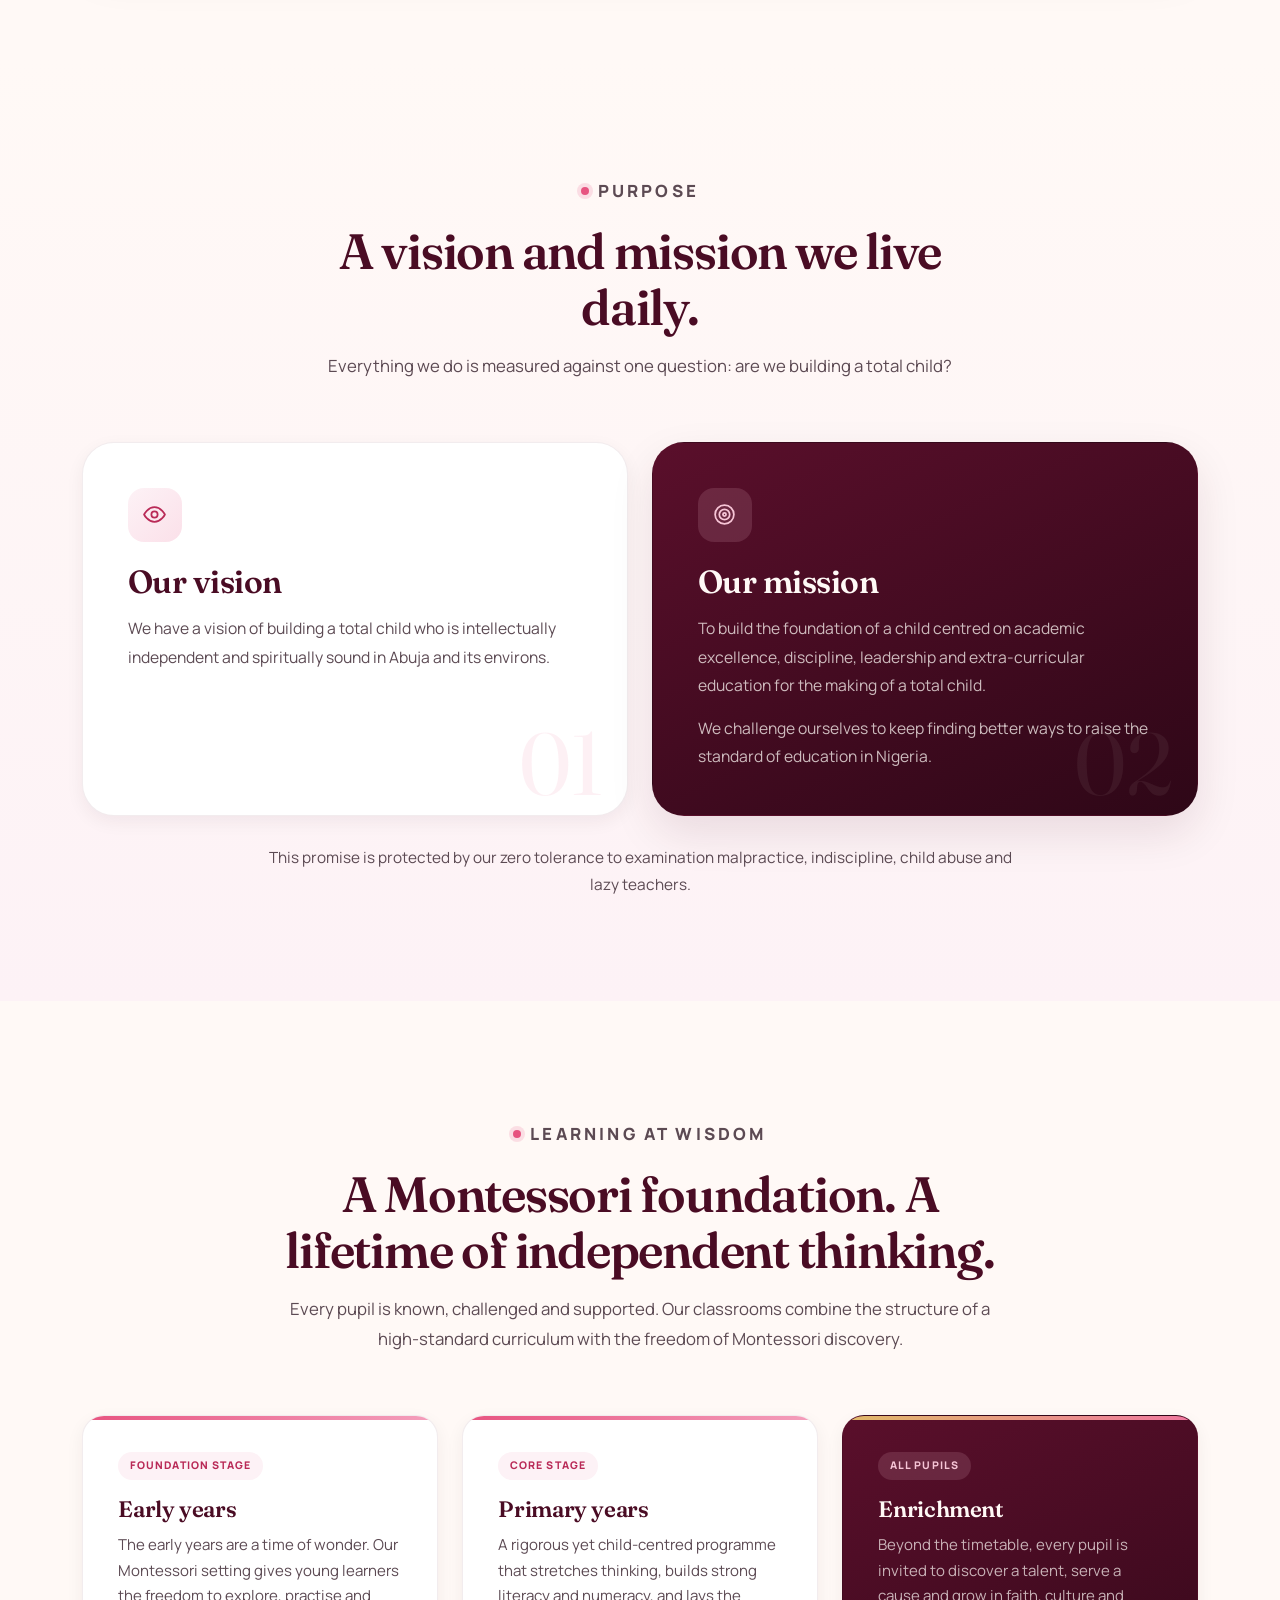
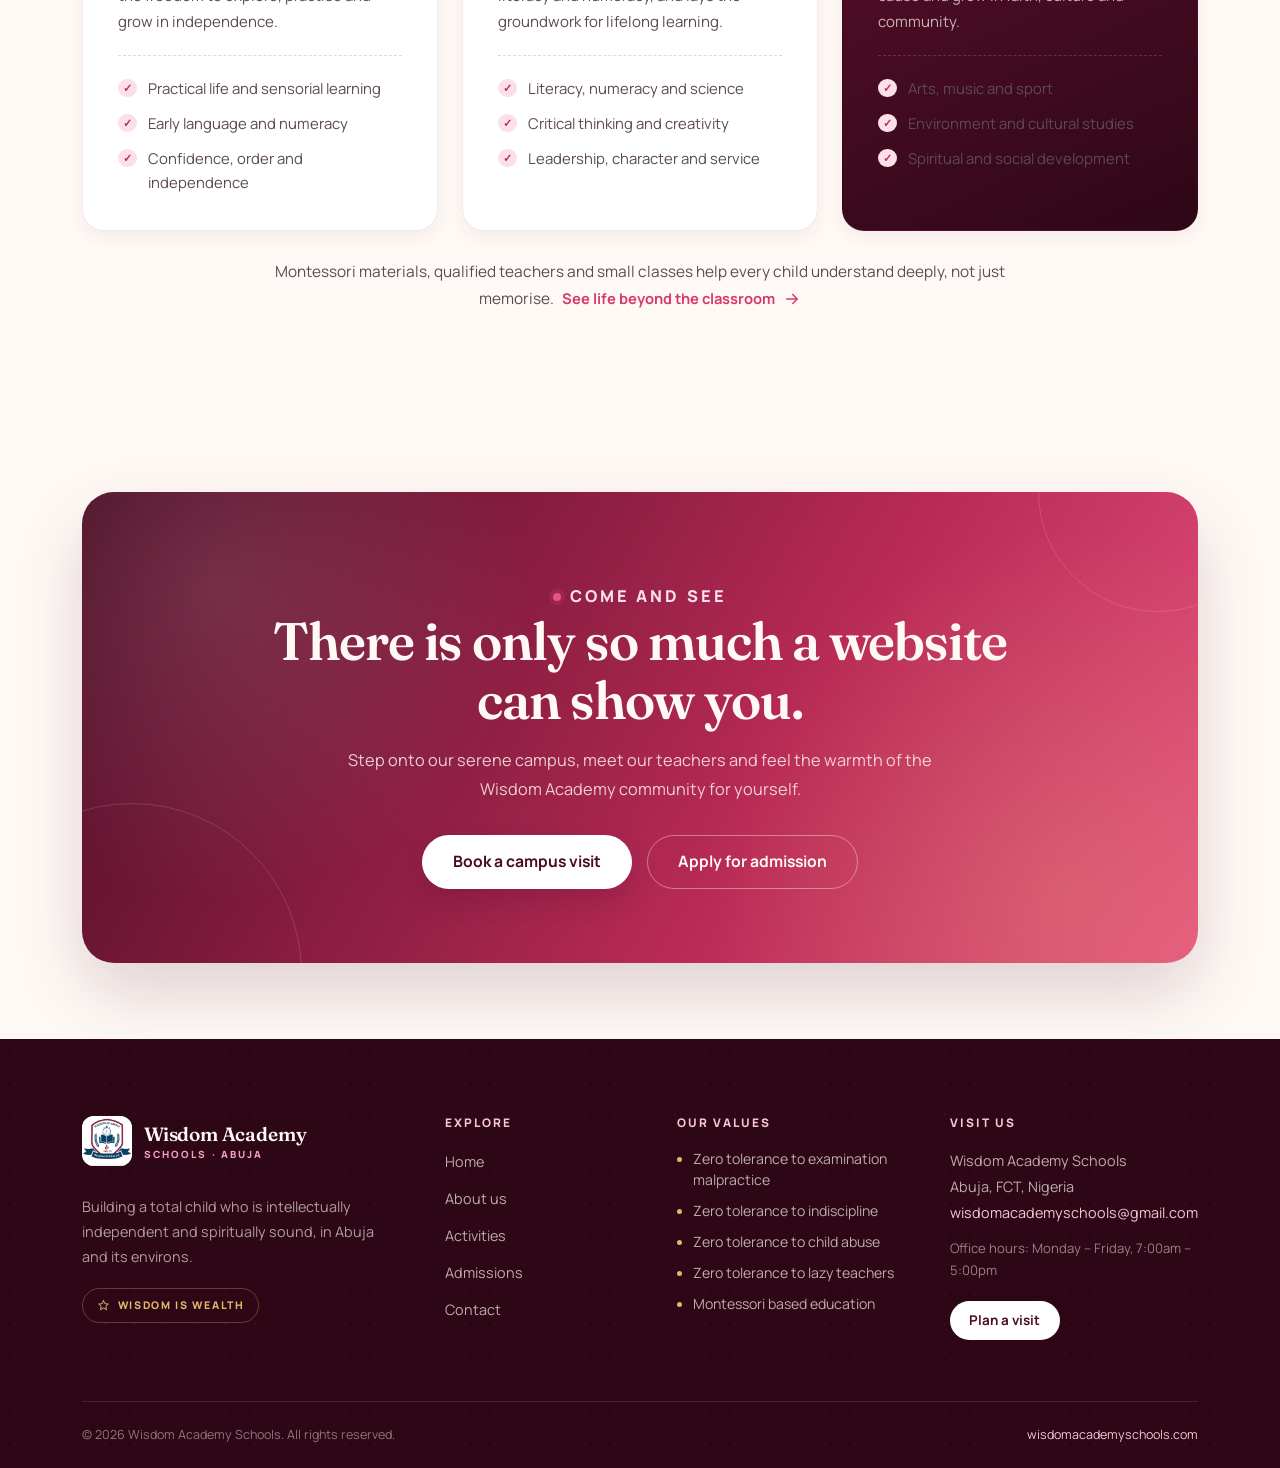
<file: academics.html>
<!DOCTYPE html>
<html lang="en">
<head>
  <meta charset="UTF-8">
  <meta name="viewport" content="width=device-width, initial-scale=1.0">
  <title>Academics | Wisdom Academy Schools Abuja</title>
  <meta name="description" content="Academics at Wisdom Academy Schools now sits within our About page.">
  <meta name="robots" content="noindex">
  <meta http-equiv="refresh" content="0; url=about.html#academics">
  <link rel="canonical" href="about.html#academics">
  <link rel="icon" type="image/svg+xml" href="assets/favicon.svg">
  <link rel="stylesheet" href="css/styles.css">
  <script>window.location.replace("about.html#academics");</script>
</head>
<body>
  <main class="redirect-page">
    <h1>Academics has moved</h1>
    <p>Our academics information is now part of the About page.</p>
    <p><a class="btn btn--wine" href="about.html#academics">Continue to About &amp; Academics</a></p>
  </main>
</body>
</html>
</file>
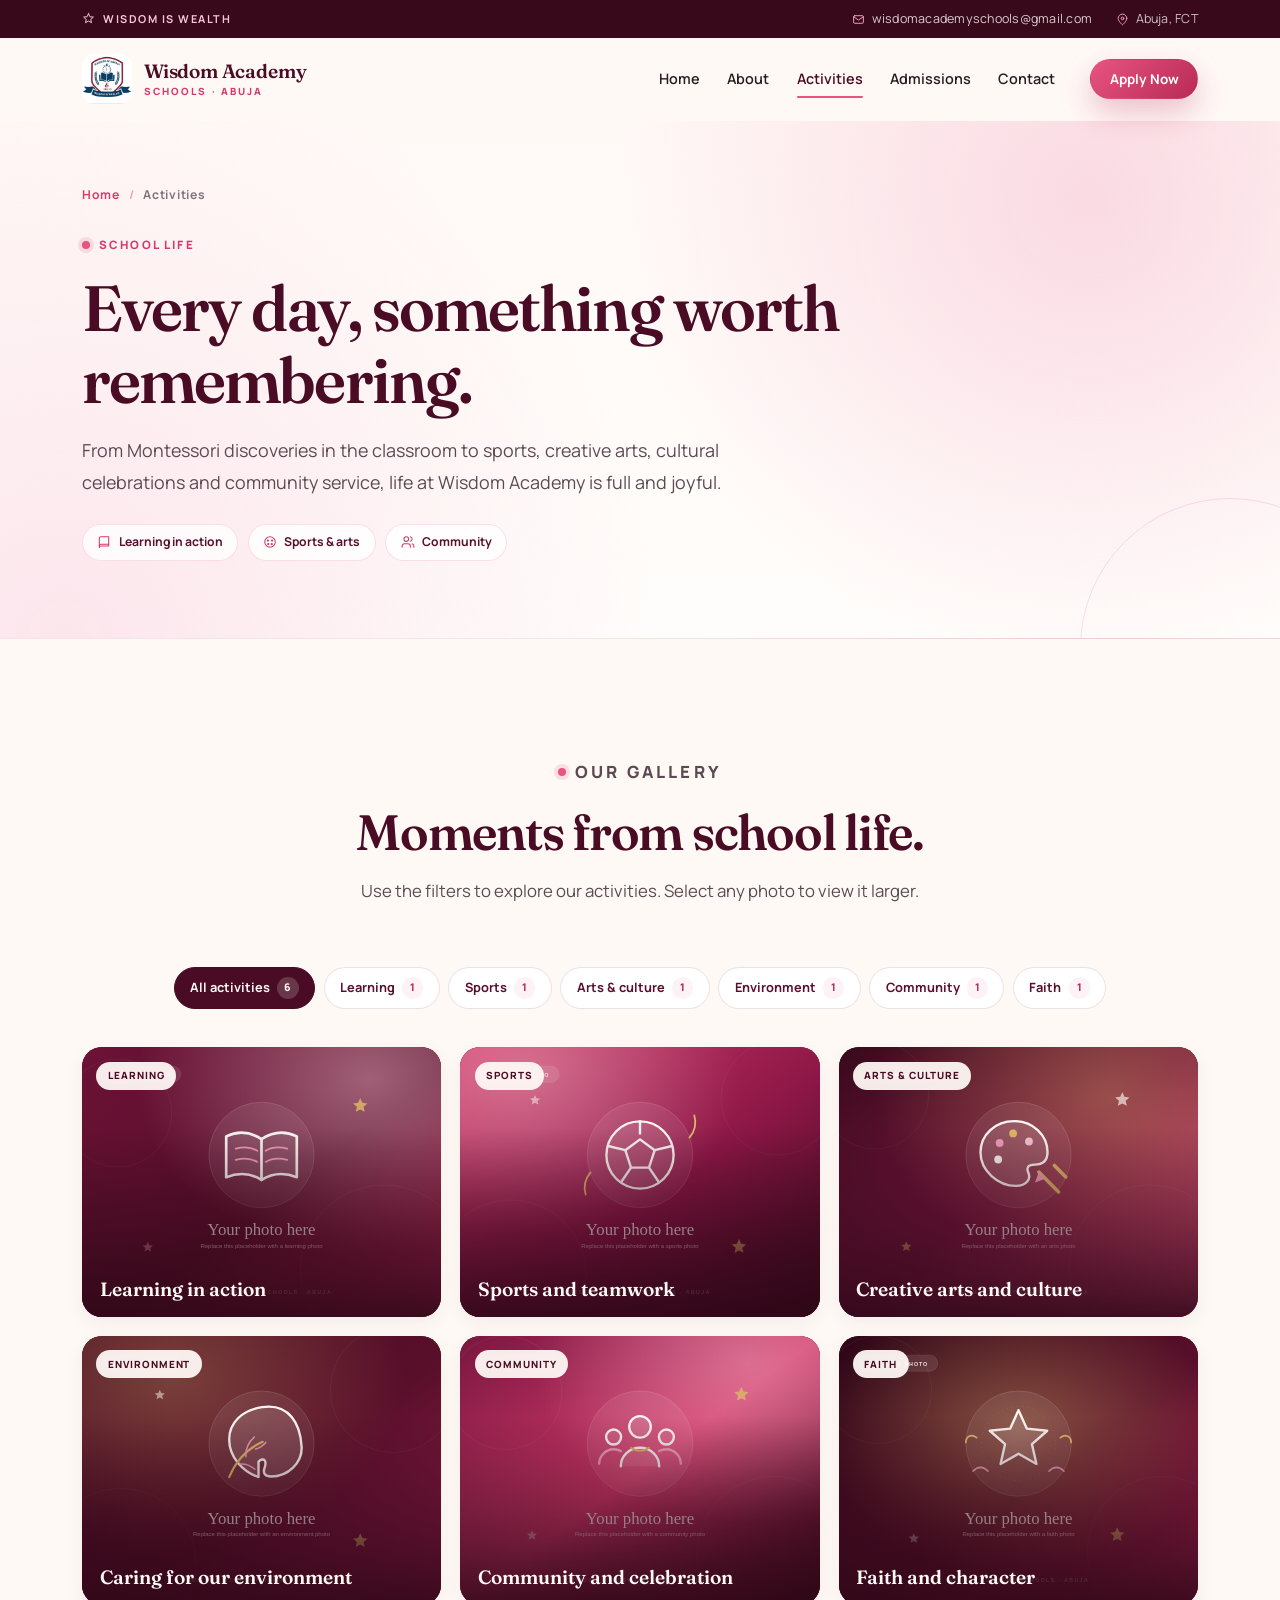
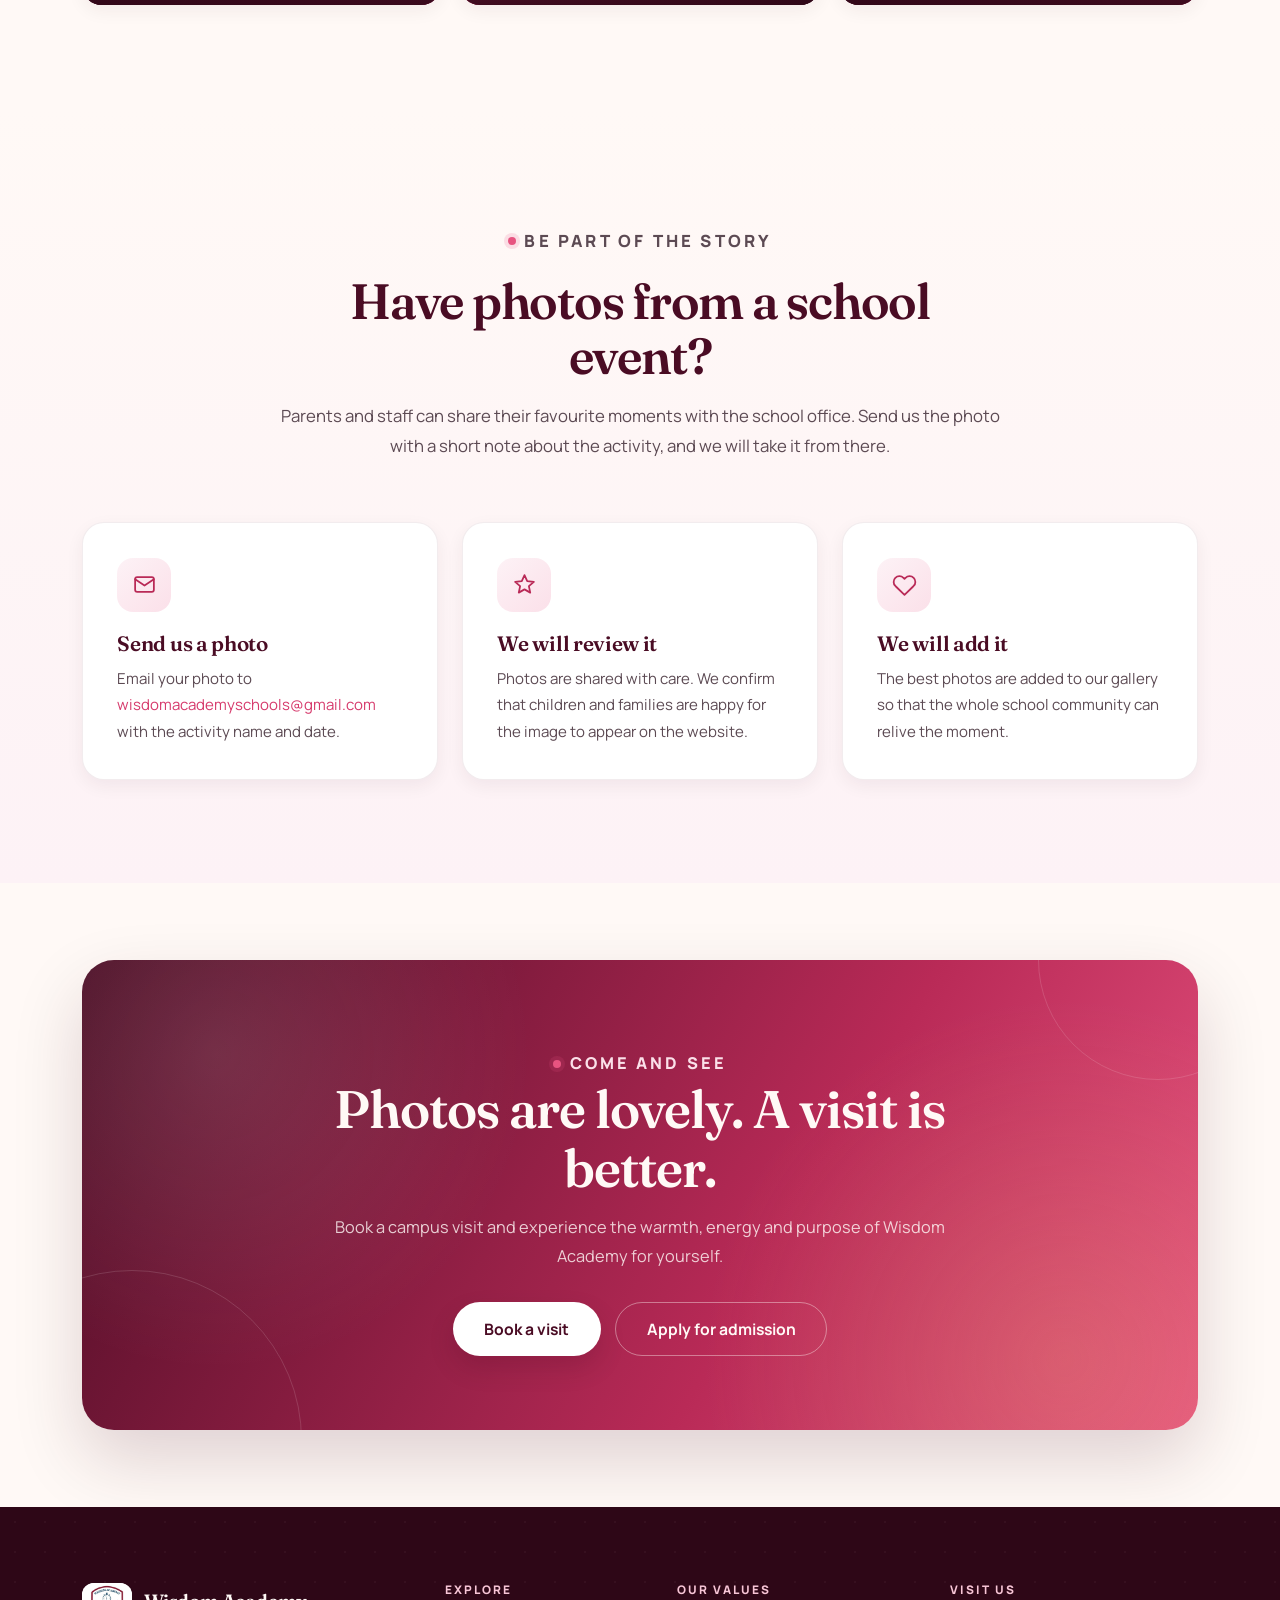
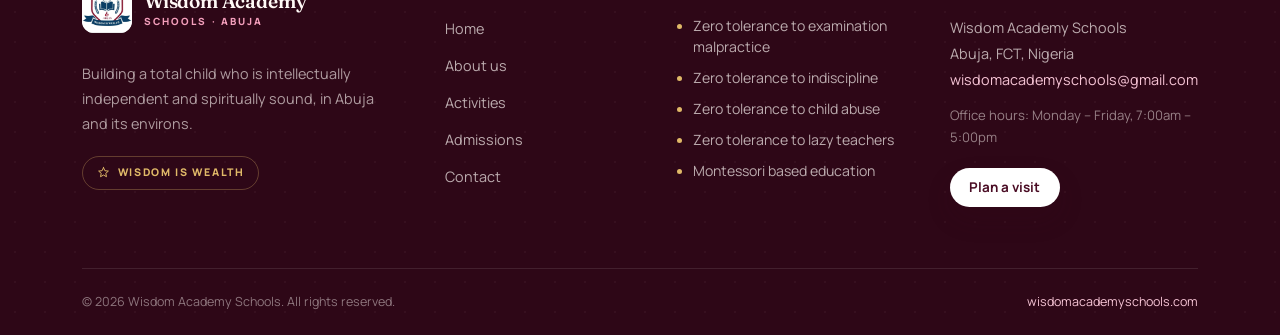
<file: activities.html>
<!DOCTYPE html>
<html lang="en">
<head>
  <meta charset="UTF-8">
  <meta name="viewport" content="width=device-width, initial-scale=1.0">
  <title>Activities | Wisdom Academy Schools Abuja</title>
  <meta name="description" content="Explore life at Wisdom Academy Schools Abuja — learning, sports, arts and culture, environment, community and faith activities in pictures.">
  <meta name="theme-color" content="#5a0f2b">
  <link rel="icon" type="image/svg+xml" href="assets/favicon.svg">
  <link rel="preconnect" href="https://fonts.googleapis.com">
  <link rel="preconnect" href="https://fonts.gstatic.com" crossorigin>
  <link href="https://fonts.googleapis.com/css2?family=Fraunces:ital,opsz,wght@0,9..144,500;0,9..144,600;0,9..144,700;1,9..144,500&amp;family=Manrope:wght@400;500;600;700;800&amp;display=swap" rel="stylesheet">
  <link rel="stylesheet" href="css/styles.css">
  <script>document.documentElement.classList.add('js');</script>
</head>
<body>
  <a class="skip-link" href="#main">Skip to content</a>

  <div class="topbar">
    <div class="container topbar__inner">
      <p class="topbar__motto">
        <svg viewBox="0 0 24 24" fill="none" stroke="currentColor" stroke-width="1.8" stroke-linecap="round" stroke-linejoin="round" aria-hidden="true"><path d="m12 3 2.6 5.7 6.4.7-4.8 4.2 1.3 6.2L12 16.7 6.5 19.8l1.3-6.2L3 9.4l6.4-.7L12 3Z"/></svg>
        Wisdom Is Wealth
      </p>
      <div class="topbar__links">
        <a class="topbar__item" href="mailto:wisdomacademyschools@gmail.com">
          <svg viewBox="0 0 24 24" fill="none" stroke="currentColor" stroke-width="1.8" stroke-linecap="round" stroke-linejoin="round" aria-hidden="true"><rect x="3" y="5" width="18" height="14" rx="2"/><path d="m3 7 9 6 9-6"/></svg>
          wisdomacademyschools@gmail.com
        </a>
        <span class="topbar__item topbar__item--location">
          <svg viewBox="0 0 24 24" fill="none" stroke="currentColor" stroke-width="1.8" stroke-linecap="round" stroke-linejoin="round" aria-hidden="true"><path d="M20 10c0 5-8 12-8 12S4 15 4 10a8 8 0 1 1 16 0Z"/><circle cx="12" cy="10" r="2.5"/></svg>
          Abuja, FCT
        </span>
      </div>
    </div>
  </div>

  <header class="site-header">
    <div class="container header__inner">
      <a class="brand" href="index.html" aria-label="Wisdom Academy Schools home">
        <img class="brand__mark" src="assets/logo.png" alt="" width="50" height="50">
        <span class="brand__text">
          <span class="brand__name">Wisdom Academy</span>
          <span class="brand__sub">Schools &middot; Abuja</span>
        </span>
      </a>

      <nav class="nav" id="primary-nav" aria-label="Primary">
        <div class="nav__mobile-head">
          <span class="nav__mobile-brand">
            <img src="assets/logo.png" alt="" width="38" height="38">
            Wisdom Academy
          </span>
          <button class="nav__close" type="button" aria-label="Close menu">
            <svg viewBox="0 0 24 24" fill="none" stroke="currentColor" stroke-width="2" stroke-linecap="round" aria-hidden="true"><path d="M18 6 6 18M6 6l12 12"/></svg>
          </button>
        </div>
        <ul class="nav__list">
          <li><a class="nav__link" href="index.html">Home</a></li>
          <li><a class="nav__link" href="about.html">About</a></li>
          <li><a class="nav__link is-active" href="activities.html" aria-current="page">Activities</a></li>
          <li><a class="nav__link" href="admissions.html">Admissions</a></li>
          <li><a class="nav__link" href="contact.html">Contact</a></li>
        </ul>
        <div class="nav__actions">
          <a class="btn btn--primary btn--sm" href="admissions.html#apply">Apply Now</a>
        </div>
      </nav>

      <button class="nav-toggle" type="button" aria-expanded="false" aria-controls="primary-nav" aria-label="Open menu">
        <span></span><span></span><span></span>
      </button>
    </div>
  </header>

  <main id="main">
    <!-- Page hero -->
    <section class="page-hero">
      <div class="container">
        <div class="page-hero__inner">
          <nav class="breadcrumb" aria-label="Breadcrumb">
            <a href="index.html">Home</a>
            <span class="breadcrumb__sep" aria-hidden="true">/</span>
            <span aria-current="page">Activities</span>
          </nav>
          <p class="eyebrow"><span class="eyebrow__dot"></span> School life</p>
          <h1>Every day, something worth remembering.</h1>
          <p class="page-hero__lead">From Montessori discoveries in the classroom to sports, creative arts, cultural celebrations and community service, life at Wisdom Academy is full and joyful.</p>
          <div class="page-hero__meta">
            <span class="pill">
              <svg viewBox="0 0 24 24" fill="none" stroke="currentColor" stroke-width="1.8" stroke-linecap="round" stroke-linejoin="round" aria-hidden="true"><path d="M4 5.5A2.5 2.5 0 0 1 6.5 3H20v16H6.5A2.5 2.5 0 0 0 4 21.5V5.5Z"/><path d="M4 18.5A2.5 2.5 0 0 1 6.5 16H20"/></svg>
              Learning in action
            </span>
            <span class="pill">
              <svg viewBox="0 0 24 24" fill="none" stroke="currentColor" stroke-width="1.8" stroke-linecap="round" stroke-linejoin="round" aria-hidden="true"><circle cx="12" cy="12" r="9"/><circle cx="8.5" cy="9.5" r="1"/><circle cx="15.5" cy="9.5" r="1"/><circle cx="9" cy="15.5" r="1"/><circle cx="15" cy="15.5" r="1"/></svg>
              Sports &amp; arts
            </span>
            <span class="pill">
              <svg viewBox="0 0 24 24" fill="none" stroke="currentColor" stroke-width="1.8" stroke-linecap="round" stroke-linejoin="round" aria-hidden="true"><path d="M16 21v-2a4 4 0 0 0-4-4H6a4 4 0 0 0-4 4v2"/><circle cx="9" cy="7" r="4"/><path d="M22 21v-2a4 4 0 0 0-3-3.9"/><path d="M16 3.1a4 4 0 0 1 0 7.8"/></svg>
              Community
            </span>
          </div>
        </div>
      </div>
    </section>

    <!-- Gallery -->
    <section class="section">
      <div class="container">
        <div class="section__head section__head--center reveal">
          <p class="eyebrow"><span class="eyebrow__dot"></span> Our gallery</p>
          <h2>Moments from school life.</h2>
          <p>Use the filters to explore our activities. Select any photo to view it larger.</p>
        </div>

        <div class="gallery-toolbar reveal" id="gallery-filters" role="group" aria-label="Filter activities by category"></div>

        <div class="activity-grid" id="activity-grid"></div>

        <noscript>
          <p class="gallery-empty" style="margin-top: 1.5rem;">Please enable JavaScript to browse the activities gallery, or contact the school office for more information.</p>
        </noscript>
      </div>
    </section>

    <!-- Share a memory -->
    <section class="section section--blush">
      <div class="container">
        <div class="section__head section__head--center reveal">
          <p class="eyebrow"><span class="eyebrow__dot"></span> Be part of the story</p>
          <h2>Have photos from a school event?</h2>
          <p>Parents and staff can share their favourite moments with the school office. Send us the photo with a short note about the activity, and we will take it from there.</p>
        </div>

        <div class="grid grid--3">
          <article class="card reveal">
            <span class="icon-badge">
              <svg viewBox="0 0 24 24" fill="none" stroke="currentColor" stroke-width="1.7" stroke-linecap="round" stroke-linejoin="round" aria-hidden="true"><rect x="3" y="5" width="18" height="14" rx="2"/><path d="m3 7 9 6 9-6"/></svg>
            </span>
            <h3>Send us a photo</h3>
            <p>Email your photo to <a href="mailto:wisdomacademyschools@gmail.com?subject=School%20activity%20photo">wisdomacademyschools@gmail.com</a> with the activity name and date.</p>
          </article>

          <article class="card reveal" data-delay="1">
            <span class="icon-badge">
              <svg viewBox="0 0 24 24" fill="none" stroke="currentColor" stroke-width="1.7" stroke-linecap="round" stroke-linejoin="round" aria-hidden="true"><path d="m12 3 2.6 5.7 6.4.7-4.8 4.2 1.3 6.2L12 16.7 6.5 19.8l1.3-6.2L3 9.4l6.4-.7L12 3Z"/></svg>
            </span>
            <h3>We will review it</h3>
            <p>Photos are shared with care. We confirm that children and families are happy for the image to appear on the website.</p>
          </article>

          <article class="card reveal" data-delay="2">
            <span class="icon-badge">
              <svg viewBox="0 0 24 24" fill="none" stroke="currentColor" stroke-width="1.7" stroke-linecap="round" stroke-linejoin="round" aria-hidden="true"><path d="M20.8 5.6a5.5 5.5 0 0 0-7.8 0L12 6.6l-1-1a5.5 5.5 0 0 0-7.8 7.8l1 1L12 22l7.8-7.6 1-1a5.5 5.5 0 0 0 0-7.8Z"/></svg>
            </span>
            <h3>We will add it</h3>
            <p>The best photos are added to our gallery so that the whole school community can relive the moment.</p>
          </article>
        </div>
      </div>
    </section>

    <!-- CTA -->
    <section class="section section--tight">
      <div class="container">
        <div class="cta reveal">
          <p class="eyebrow"><span class="eyebrow__dot"></span> Come and see</p>
          <h2>Photos are lovely. A visit is better.</h2>
          <p>Book a campus visit and experience the warmth, energy and purpose of Wisdom Academy for yourself.</p>
          <div class="cta__actions">
            <a class="btn btn--light btn--lg" href="contact.html">Book a visit</a>
            <a class="btn btn--outline-light btn--lg" href="admissions.html#apply">Apply for admission</a>
          </div>
        </div>
      </div>
    </section>

    <!-- Lightbox -->
    <dialog class="lightbox" id="lightbox" aria-labelledby="lightbox-title">
      <div class="lightbox__inner">
        <button class="lightbox__close" type="button" aria-label="Close gallery view">
          <svg viewBox="0 0 24 24" fill="none" stroke="currentColor" stroke-width="2" stroke-linecap="round" aria-hidden="true"><path d="M18 6 6 18M6 6l12 12"/></svg>
        </button>
        <div class="lightbox__stage">
          <span class="lightbox__counter">1 / 1</span>
          <img class="lightbox__image" src="assets/gallery/learning.svg" alt="">
          <button class="lightbox__nav lightbox__nav--prev" type="button" aria-label="Previous photo">
            <svg viewBox="0 0 24 24" fill="none" stroke="currentColor" stroke-width="2" stroke-linecap="round" stroke-linejoin="round" aria-hidden="true"><path d="m15 18-6-6 6-6"/></svg>
          </button>
          <button class="lightbox__nav lightbox__nav--next" type="button" aria-label="Next photo">
            <svg viewBox="0 0 24 24" fill="none" stroke="currentColor" stroke-width="2" stroke-linecap="round" stroke-linejoin="round" aria-hidden="true"><path d="m9 18 6-6-6-6"/></svg>
          </button>
        </div>
        <div class="lightbox__meta">
          <span class="lightbox__category"></span>
          <h2 class="lightbox__title" id="lightbox-title">Activity photo</h2>
          <p class="lightbox__date"></p>
        </div>
      </div>
    </dialog>
  </main>

  <footer class="footer">
    <div class="container">
      <div class="footer__grid">
        <div class="footer__brand">
          <a class="brand brand--footer" href="index.html" aria-label="Wisdom Academy Schools home">
            <img class="brand__mark" src="assets/logo.png" alt="" width="50" height="50">
            <span class="brand__text">
              <span class="brand__name">Wisdom Academy</span>
              <span class="brand__sub">Schools &middot; Abuja</span>
            </span>
          </a>
          <p>Building a total child who is intellectually independent and spiritually sound, in Abuja and its environs.</p>
          <span class="footer__motto">
            <svg width="13" height="13" viewBox="0 0 24 24" fill="none" stroke="currentColor" stroke-width="1.8" stroke-linecap="round" stroke-linejoin="round" aria-hidden="true"><path d="m12 3 2.6 5.7 6.4.7-4.8 4.2 1.3 6.2L12 16.7 6.5 19.8l1.3-6.2L3 9.4l6.4-.7L12 3Z"/></svg>
            Wisdom Is Wealth
          </span>
        </div>

        <div>
          <h3>Explore</h3>
          <ul class="footer__links">
            <li><a href="index.html">Home</a></li>
            <li><a href="about.html">About us</a></li>
            <li><a href="activities.html">Activities</a></li>
            <li><a href="admissions.html">Admissions</a></li>
            <li><a href="contact.html">Contact</a></li>
          </ul>
        </div>

        <div>
          <h3>Our Values</h3>
          <ul class="footer__values">
            <li>Zero tolerance to examination malpractice</li>
            <li>Zero tolerance to indiscipline</li>
            <li>Zero tolerance to child abuse</li>
            <li>Zero tolerance to lazy teachers</li>
            <li>Montessori based education</li>
          </ul>
        </div>

        <div>
          <h3>Visit Us</h3>
          <address>
            Wisdom Academy Schools<br>
            Abuja, FCT, Nigeria<br>
            <a href="mailto:wisdomacademyschools@gmail.com">wisdomacademyschools@gmail.com</a>
          </address>
          <p class="footer__hours">Office hours: Monday &ndash; Friday, 7:00am &ndash; 5:00pm</p>
          <a class="btn btn--light btn--sm" href="contact.html">Plan a visit</a>
        </div>
      </div>

      <div class="footer__bottom">
        <p>&copy; <span data-year>2026</span> Wisdom Academy Schools. All rights reserved.</p>
        <p><a href="index.html">wisdomacademyschools.com</a></p>
      </div>
    </div>
  </footer>

  <button class="to-top" type="button" aria-label="Back to top">
    <svg viewBox="0 0 24 24" fill="none" stroke="currentColor" stroke-width="2" stroke-linecap="round" stroke-linejoin="round" aria-hidden="true"><path d="m6 15 6-6 6 6"/></svg>
  </button>

  <script src="js/gallery-data.js" defer></script>
  <script src="js/gallery.js" defer></script>
  <script src="js/main.js" defer></script>
</body>
</html>
</file>
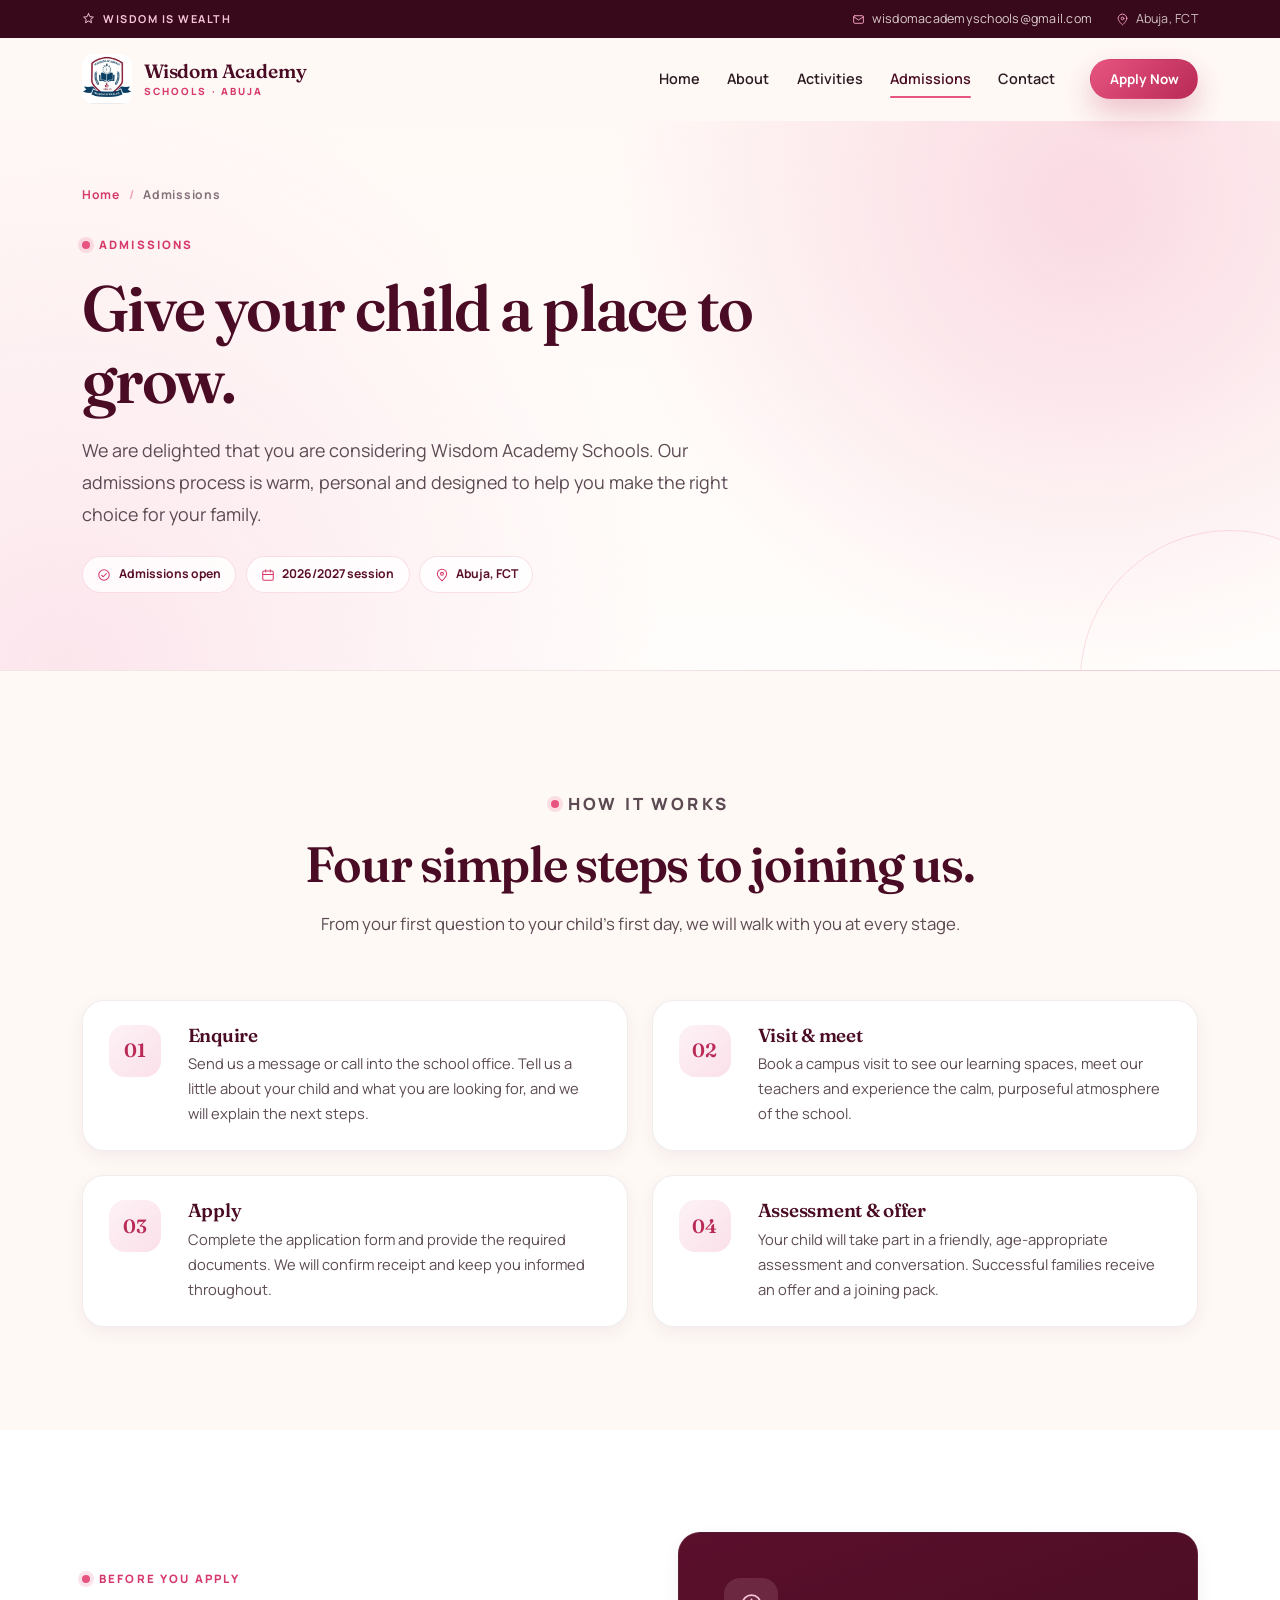
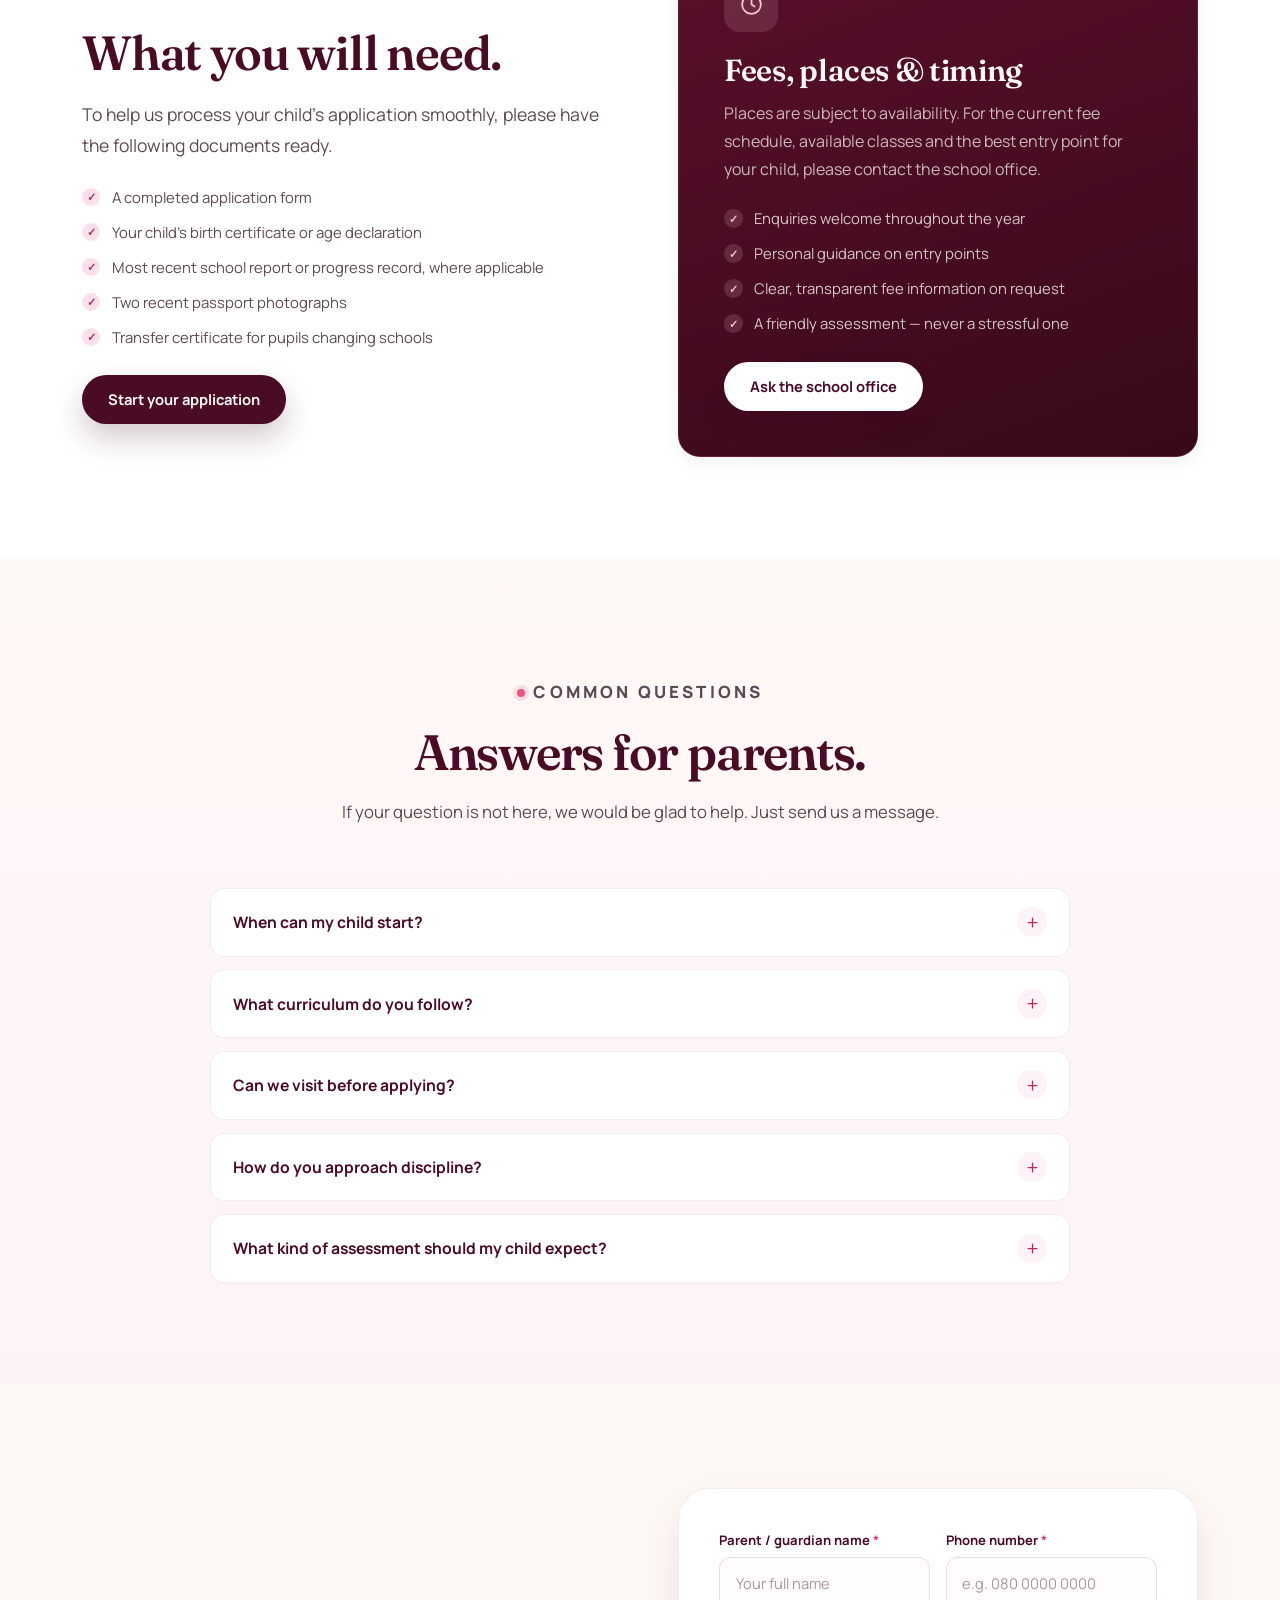
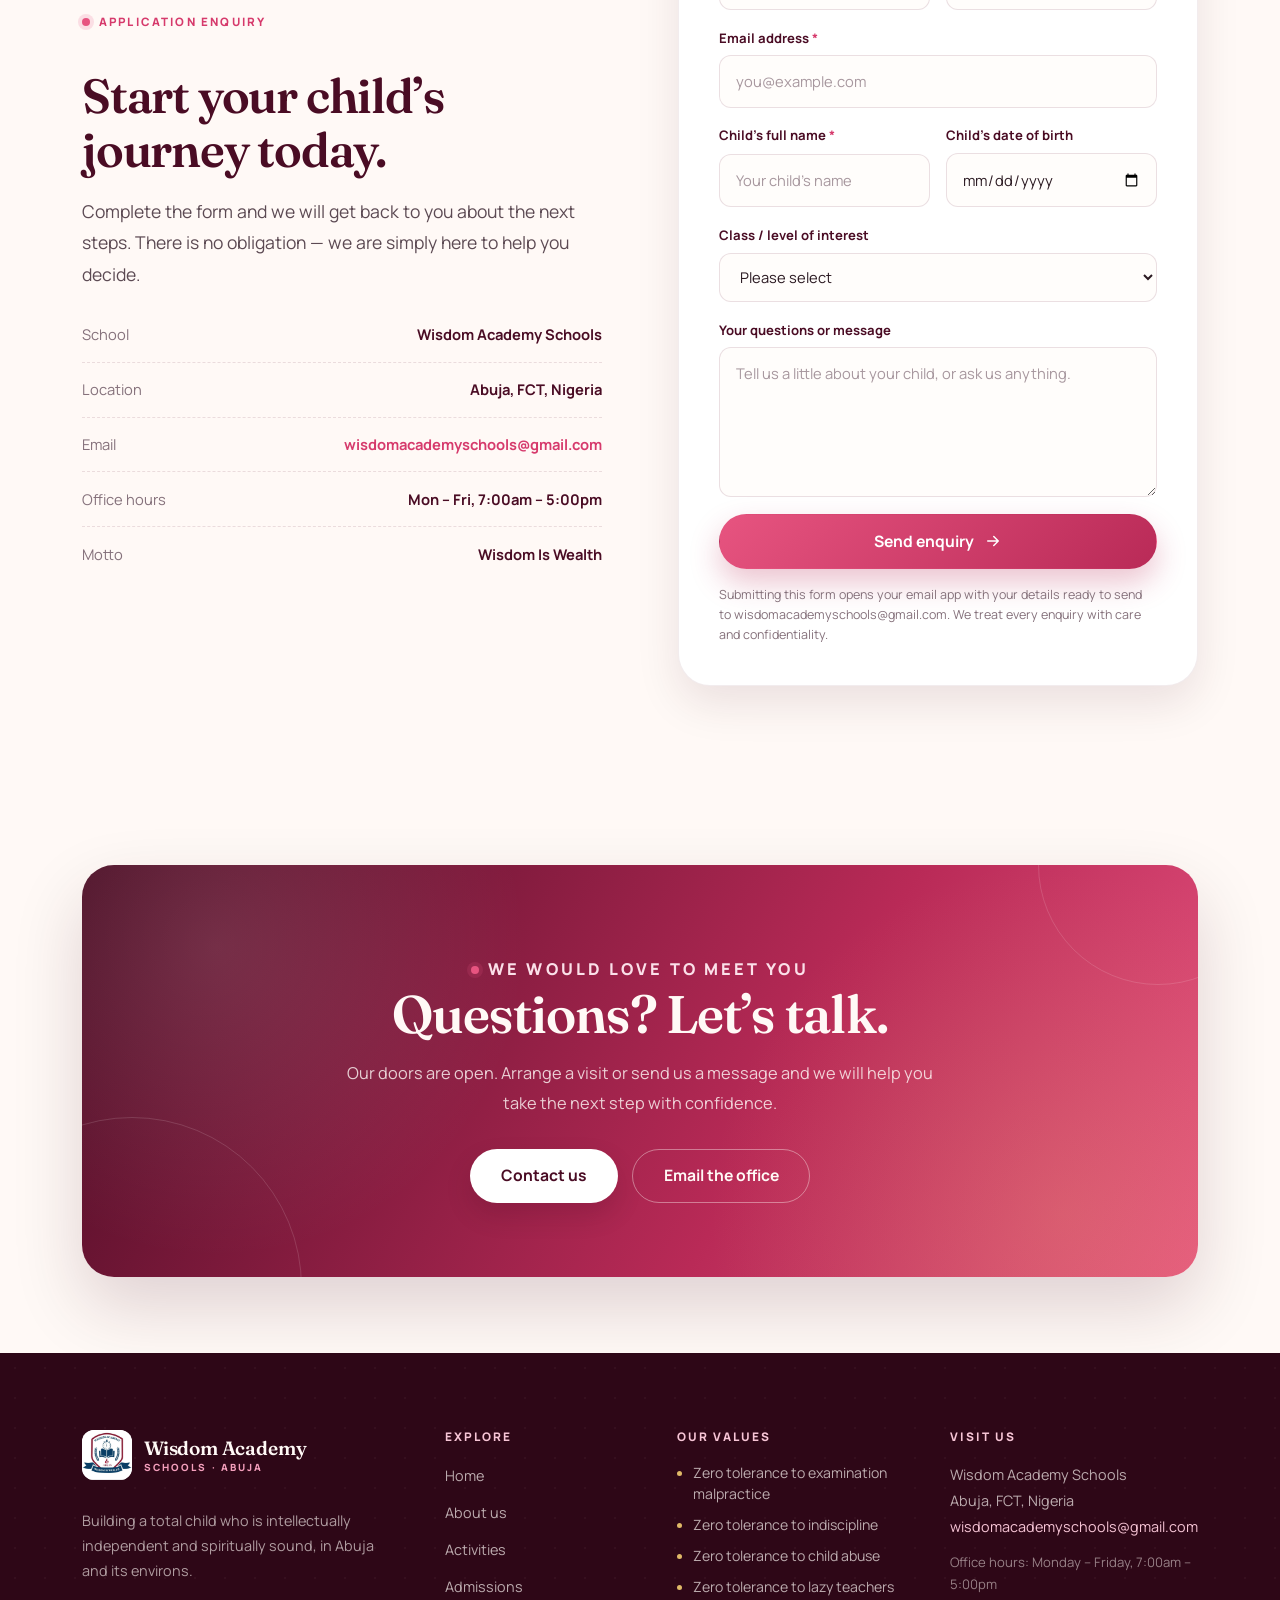
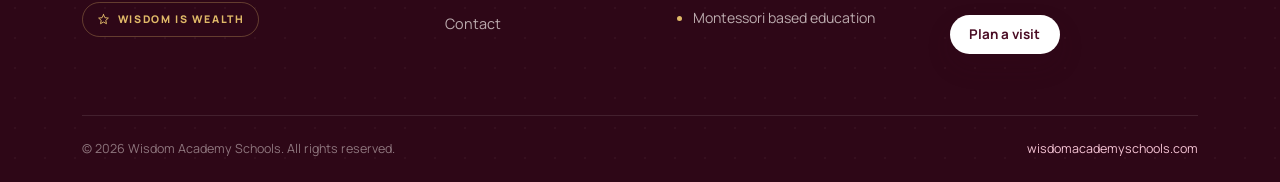
<file: admissions.html>
<!DOCTYPE html>
<html lang="en">
<head>
  <meta charset="UTF-8">
  <meta name="viewport" content="width=device-width, initial-scale=1.0">
  <title>Admissions | Wisdom Academy Schools Abuja</title>
  <meta name="description" content="Join Wisdom Academy Schools Abuja. Learn about our admission steps, requirements and how to apply for your child's place.">
  <meta name="theme-color" content="#5a0f2b">
  <link rel="icon" type="image/svg+xml" href="assets/favicon.svg">
  <link rel="preconnect" href="https://fonts.googleapis.com">
  <link rel="preconnect" href="https://fonts.gstatic.com" crossorigin>
  <link href="https://fonts.googleapis.com/css2?family=Fraunces:ital,opsz,wght@0,9..144,500;0,9..144,600;0,9..144,700;1,9..144,500&amp;family=Manrope:wght@400;500;600;700;800&amp;display=swap" rel="stylesheet">
  <link rel="stylesheet" href="css/styles.css">
  <script>document.documentElement.classList.add('js');</script>
</head>
<body>
  <a class="skip-link" href="#main">Skip to content</a>

  <div class="topbar">
    <div class="container topbar__inner">
      <p class="topbar__motto">
        <svg viewBox="0 0 24 24" fill="none" stroke="currentColor" stroke-width="1.8" stroke-linecap="round" stroke-linejoin="round" aria-hidden="true"><path d="m12 3 2.6 5.7 6.4.7-4.8 4.2 1.3 6.2L12 16.7 6.5 19.8l1.3-6.2L3 9.4l6.4-.7L12 3Z"/></svg>
        Wisdom Is Wealth
      </p>
      <div class="topbar__links">
        <a class="topbar__item" href="mailto:wisdomacademyschools@gmail.com">
          <svg viewBox="0 0 24 24" fill="none" stroke="currentColor" stroke-width="1.8" stroke-linecap="round" stroke-linejoin="round" aria-hidden="true"><rect x="3" y="5" width="18" height="14" rx="2"/><path d="m3 7 9 6 9-6"/></svg>
          wisdomacademyschools@gmail.com
        </a>
        <span class="topbar__item topbar__item--location">
          <svg viewBox="0 0 24 24" fill="none" stroke="currentColor" stroke-width="1.8" stroke-linecap="round" stroke-linejoin="round" aria-hidden="true"><path d="M20 10c0 5-8 12-8 12S4 15 4 10a8 8 0 1 1 16 0Z"/><circle cx="12" cy="10" r="2.5"/></svg>
          Abuja, FCT
        </span>
      </div>
    </div>
  </div>

  <header class="site-header">
    <div class="container header__inner">
      <a class="brand" href="index.html" aria-label="Wisdom Academy Schools home">
        <img class="brand__mark" src="assets/logo.png" alt="" width="50" height="50">
        <span class="brand__text">
          <span class="brand__name">Wisdom Academy</span>
          <span class="brand__sub">Schools &middot; Abuja</span>
        </span>
      </a>

      <nav class="nav" id="primary-nav" aria-label="Primary">
        <div class="nav__mobile-head">
          <span class="nav__mobile-brand">
            <img src="assets/logo.png" alt="" width="38" height="38">
            Wisdom Academy
          </span>
          <button class="nav__close" type="button" aria-label="Close menu">
            <svg viewBox="0 0 24 24" fill="none" stroke="currentColor" stroke-width="2" stroke-linecap="round" aria-hidden="true"><path d="M18 6 6 18M6 6l12 12"/></svg>
          </button>
        </div>
        <ul class="nav__list">
          <li><a class="nav__link" href="index.html">Home</a></li>
          <li><a class="nav__link" href="about.html">About</a></li>
          <li><a class="nav__link" href="activities.html">Activities</a></li>
          <li><a class="nav__link is-active" href="admissions.html" aria-current="page">Admissions</a></li>
          <li><a class="nav__link" href="contact.html">Contact</a></li>
        </ul>
        <div class="nav__actions">
          <a class="btn btn--primary btn--sm" href="admissions.html#apply">Apply Now</a>
        </div>
      </nav>

      <button class="nav-toggle" type="button" aria-expanded="false" aria-controls="primary-nav" aria-label="Open menu">
        <span></span><span></span><span></span>
      </button>
    </div>
  </header>

  <main id="main">
    <!-- Page hero -->
    <section class="page-hero">
      <div class="container">
        <div class="page-hero__inner">
          <nav class="breadcrumb" aria-label="Breadcrumb">
            <a href="index.html">Home</a>
            <span class="breadcrumb__sep" aria-hidden="true">/</span>
            <span aria-current="page">Admissions</span>
          </nav>
          <p class="eyebrow"><span class="eyebrow__dot"></span> Admissions</p>
          <h1>Give your child a place to grow.</h1>
          <p class="page-hero__lead">We are delighted that you are considering Wisdom Academy Schools. Our admissions process is warm, personal and designed to help you make the right choice for your family.</p>
          <div class="page-hero__meta">
            <span class="pill">
              <svg viewBox="0 0 24 24" fill="none" stroke="currentColor" stroke-width="1.8" stroke-linecap="round" stroke-linejoin="round" aria-hidden="true"><circle cx="12" cy="12" r="9"/><path d="M8 12.5 10.7 15 16 9.5"/></svg>
              Admissions open
            </span>
            <span class="pill">
              <svg viewBox="0 0 24 24" fill="none" stroke="currentColor" stroke-width="1.8" stroke-linecap="round" stroke-linejoin="round" aria-hidden="true"><rect x="3" y="5" width="18" height="16" rx="2"/><path d="M16 3v4M8 3v4M3 11h18"/></svg>
              2026/2027 session
            </span>
            <span class="pill">
              <svg viewBox="0 0 24 24" fill="none" stroke="currentColor" stroke-width="1.8" stroke-linecap="round" stroke-linejoin="round" aria-hidden="true"><path d="M20 10c0 5-8 12-8 12S4 15 4 10a8 8 0 1 1 16 0Z"/><circle cx="12" cy="10" r="2.5"/></svg>
              Abuja, FCT
            </span>
          </div>
        </div>
      </div>
    </section>

    <!-- Steps -->
    <section class="section">
      <div class="container">
        <div class="section__head section__head--center reveal">
          <p class="eyebrow"><span class="eyebrow__dot"></span> How it works</p>
          <h2>Four simple steps to joining us.</h2>
          <p>From your first question to your child&rsquo;s first day, we will walk with you at every stage.</p>
        </div>

        <div class="grid grid--2">
          <article class="step reveal">
            <span class="step__num" aria-hidden="true">01</span>
            <div>
              <h3>Enquire</h3>
              <p>Send us a message or call into the school office. Tell us a little about your child and what you are looking for, and we will explain the next steps.</p>
            </div>
          </article>

          <article class="step reveal" data-delay="1">
            <span class="step__num" aria-hidden="true">02</span>
            <div>
              <h3>Visit &amp; meet</h3>
              <p>Book a campus visit to see our learning spaces, meet our teachers and experience the calm, purposeful atmosphere of the school.</p>
            </div>
          </article>

          <article class="step reveal" data-delay="2">
            <span class="step__num" aria-hidden="true">03</span>
            <div>
              <h3>Apply</h3>
              <p>Complete the application form and provide the required documents. We will confirm receipt and keep you informed throughout.</p>
            </div>
          </article>

          <article class="step reveal" data-delay="3">
            <span class="step__num" aria-hidden="true">04</span>
            <div>
              <h3>Assessment &amp; offer</h3>
              <p>Your child will take part in a friendly, age-appropriate assessment and conversation. Successful families receive an offer and a joining pack.</p>
            </div>
          </article>
        </div>
      </div>
    </section>

    <!-- Requirements -->
    <section class="section section--white">
      <div class="container split">
        <div class="split__copy reveal">
          <p class="eyebrow"><span class="eyebrow__dot"></span> Before you apply</p>
          <h2>What you will need.</h2>
          <p class="lead">To help us process your child&rsquo;s application smoothly, please have the following documents ready.</p>
          <ul class="check-list" style="margin-top: 1.5rem;">
            <li>A completed application form</li>
            <li>Your child&rsquo;s birth certificate or age declaration</li>
            <li>Most recent school report or progress record, where applicable</li>
            <li>Two recent passport photographs</li>
            <li>Transfer certificate for pupils changing schools</li>
          </ul>
          <a class="btn btn--wine" href="#apply">Start your application</a>
        </div>

        <div class="reveal" data-delay="1">
          <div class="card card--wine" style="padding: clamp(2rem, 4vw, 2.8rem);">
            <span class="icon-badge">
              <svg viewBox="0 0 24 24" fill="none" stroke="currentColor" stroke-width="1.7" stroke-linecap="round" stroke-linejoin="round" aria-hidden="true"><circle cx="12" cy="12" r="9"/><path d="M12 7v5l3 2"/></svg>
            </span>
            <h3 style="font-size: clamp(1.4rem, 2.6vw, 1.9rem);">Fees, places &amp; timing</h3>
            <p style="margin-top: 0.8rem; font-size: 1rem;">Places are subject to availability. For the current fee schedule, available classes and the best entry point for your child, please contact the school office.</p>
            <ul class="check-list" style="margin-top: 1.5rem;">
              <li>Enquiries welcome throughout the year</li>
              <li>Personal guidance on entry points</li>
              <li>Clear, transparent fee information on request</li>
              <li>A friendly assessment — never a stressful one</li>
            </ul>
            <a class="btn btn--light" style="margin-top: 1.6rem;" href="contact.html">Ask the school office</a>
          </div>
        </div>
      </div>
    </section>

    <!-- FAQ -->
    <section class="section section--blush">
      <div class="container">
        <div class="section__head section__head--center reveal">
          <p class="eyebrow"><span class="eyebrow__dot"></span> Common questions</p>
          <h2>Answers for parents.</h2>
          <p>If your question is not here, we would be glad to help. Just send us a message.</p>
        </div>

        <div class="accordion" style="max-width: 860px; margin-inline: auto;">
          <div class="accordion__item reveal">
            <button class="accordion__trigger" type="button" aria-expanded="false" aria-controls="faq-1">
              When can my child start?
              <span class="accordion__icon" aria-hidden="true">
                <svg viewBox="0 0 24 24" fill="none" stroke="currentColor" stroke-width="2" stroke-linecap="round"><path d="M12 5v14M5 12h14"/></svg>
              </span>
            </button>
            <div class="accordion__panel" id="faq-1">
              <div class="accordion__panel-inner">
                We welcome enquiries throughout the year, subject to available places. Contact the school office to discuss the best entry point for your child. Where a place is available, we will guide you through the process quickly and warmly.
              </div>
            </div>
          </div>

          <div class="accordion__item reveal" data-delay="1">
            <button class="accordion__trigger" type="button" aria-expanded="false" aria-controls="faq-2">
              What curriculum do you follow?
              <span class="accordion__icon" aria-hidden="true">
                <svg viewBox="0 0 24 24" fill="none" stroke="currentColor" stroke-width="2" stroke-linecap="round"><path d="M12 5v14M5 12h14"/></svg>
              </span>
            </button>
            <div class="accordion__panel" id="faq-2">
              <div class="accordion__panel-inner">
                Our teaching is Montessori based and child-centred, delivered within a high-standard curriculum. We place strong emphasis on literacy, numeracy, critical thinking, creativity, leadership and character, alongside a rich extra-curricular programme.
              </div>
            </div>
          </div>

          <div class="accordion__item reveal" data-delay="2">
            <button class="accordion__trigger" type="button" aria-expanded="false" aria-controls="faq-3">
              Can we visit before applying?
              <span class="accordion__icon" aria-hidden="true">
                <svg viewBox="0 0 24 24" fill="none" stroke="currentColor" stroke-width="2" stroke-linecap="round"><path d="M12 5v14M5 12h14"/></svg>
              </span>
            </button>
            <div class="accordion__panel" id="faq-3">
              <div class="accordion__panel-inner">
                Yes, and we encourage it. A visit is the best way to experience the school. You will meet our team, see the learning environment and have time to ask questions. Please contact us to arrange a convenient time.
              </div>
            </div>
          </div>

          <div class="accordion__item reveal" data-delay="3">
            <button class="accordion__trigger" type="button" aria-expanded="false" aria-controls="faq-4">
              How do you approach discipline?
              <span class="accordion__icon" aria-hidden="true">
                <svg viewBox="0 0 24 24" fill="none" stroke="currentColor" stroke-width="2" stroke-linecap="round"><path d="M12 5v14M5 12h14"/></svg>
              </span>
            </button>
            <div class="accordion__panel" id="faq-4">
              <div class="accordion__panel-inner">
                We hold clear expectations and have zero tolerance to indiscipline. Our approach is consistent, fair and restorative: pupils learn to take responsibility, make better choices and treat others with respect. We work closely with parents at every step.
              </div>
            </div>
          </div>

          <div class="accordion__item reveal" data-delay="4">
            <button class="accordion__trigger" type="button" aria-expanded="false" aria-controls="faq-5">
              What kind of assessment should my child expect?
              <span class="accordion__icon" aria-hidden="true">
                <svg viewBox="0 0 24 24" fill="none" stroke="currentColor" stroke-width="2" stroke-linecap="round"><path d="M12 5v14M5 12h14"/></svg>
              </span>
            </button>
            <div class="accordion__panel" id="faq-5">
              <div class="accordion__panel-inner">
                The assessment is age-appropriate, friendly and designed to help us understand your child&rsquo;s strengths and needs. There is nothing to cram for. For younger children, it is largely a conversation and a chance to see how they engage with simple activities.
              </div>
            </div>
          </div>
        </div>
      </div>
    </section>

    <!-- Apply -->
    <section class="section" id="apply">
      <div class="container split">
        <div class="split__copy reveal">
          <p class="eyebrow"><span class="eyebrow__dot"></span> Application enquiry</p>
          <h2>Start your child&rsquo;s journey today.</h2>
          <p class="lead">Complete the form and we will get back to you about the next steps. There is no obligation — we are simply here to help you decide.</p>

          <ul class="fact-list" style="margin-top: 2rem;">
            <li><span>School</span><strong>Wisdom Academy Schools</strong></li>
            <li><span>Location</span><strong>Abuja, FCT, Nigeria</strong></li>
            <li><span>Email</span><strong><a href="mailto:wisdomacademyschools@gmail.com">wisdomacademyschools@gmail.com</a></strong></li>
            <li><span>Office hours</span><strong>Mon &ndash; Fri, 7:00am &ndash; 5:00pm</strong></li>
            <li><span>Motto</span><strong>Wisdom Is Wealth</strong></li>
          </ul>
        </div>

        <div class="reveal" data-delay="1">
          <form class="form" data-mailto="wisdomacademyschools@gmail.com" data-subject="Admission enquiry">
            <div class="form__row">
              <div class="field">
                <label for="parent-name">Parent / guardian name <span aria-hidden="true">*</span></label>
                <input id="parent-name" name="name" type="text" autocomplete="name" placeholder="Your full name" required>
              </div>
              <div class="field">
                <label for="parent-phone">Phone number <span aria-hidden="true">*</span></label>
                <input id="parent-phone" name="phone" type="tel" autocomplete="tel" placeholder="e.g. 080 0000 0000" required>
              </div>
            </div>

            <div class="field">
              <label for="parent-email">Email address <span aria-hidden="true">*</span></label>
              <input id="parent-email" name="email" type="email" autocomplete="email" placeholder="you@example.com" required>
            </div>

            <div class="form__row">
              <div class="field">
                <label for="child-name">Child&rsquo;s full name <span aria-hidden="true">*</span></label>
                <input id="child-name" name="child_name" type="text" placeholder="Your child's name" required>
              </div>
              <div class="field">
                <label for="child-dob">Child&rsquo;s date of birth</label>
                <input id="child-dob" name="child_dob" type="date">
              </div>
            </div>

            <div class="field">
              <label for="entry-level">Class / level of interest</label>
              <select id="entry-level" name="entry_level">
                <option value="">Please select</option>
                <option value="Early years">Early years</option>
                <option value="Primary">Primary</option>
                <option value="Both / not sure">Both / not sure yet</option>
              </select>
            </div>

            <div class="field">
              <label for="message">Your questions or message</label>
              <textarea id="message" name="message" placeholder="Tell us a little about your child, or ask us anything."></textarea>
            </div>

            <button class="btn btn--primary btn--lg btn--block" type="submit">
              Send enquiry
              <svg viewBox="0 0 24 24" fill="none" stroke="currentColor" stroke-width="2" stroke-linecap="round" stroke-linejoin="round" aria-hidden="true"><path d="M5 12h14M13 6l6 6-6 6"/></svg>
            </button>

            <p class="form__note">Submitting this form opens your email app with your details ready to send to wisdomacademyschools@gmail.com. We treat every enquiry with care and confidentiality.</p>
            <div class="form__status" role="status" aria-live="polite"></div>
          </form>
        </div>
      </div>
    </section>

    <!-- CTA -->
    <section class="section section--tight">
      <div class="container">
        <div class="cta reveal">
          <p class="eyebrow"><span class="eyebrow__dot"></span> We would love to meet you</p>
          <h2>Questions? Let&rsquo;s talk.</h2>
          <p>Our doors are open. Arrange a visit or send us a message and we will help you take the next step with confidence.</p>
          <div class="cta__actions">
            <a class="btn btn--light btn--lg" href="contact.html">Contact us</a>
            <a class="btn btn--outline-light btn--lg" href="mailto:wisdomacademyschools@gmail.com">Email the office</a>
          </div>
        </div>
      </div>
    </section>
  </main>

  <footer class="footer">
    <div class="container">
      <div class="footer__grid">
        <div class="footer__brand">
          <a class="brand brand--footer" href="index.html" aria-label="Wisdom Academy Schools home">
            <img class="brand__mark" src="assets/logo.png" alt="" width="50" height="50">
            <span class="brand__text">
              <span class="brand__name">Wisdom Academy</span>
              <span class="brand__sub">Schools &middot; Abuja</span>
            </span>
          </a>
          <p>Building a total child who is intellectually independent and spiritually sound, in Abuja and its environs.</p>
          <span class="footer__motto">
            <svg width="13" height="13" viewBox="0 0 24 24" fill="none" stroke="currentColor" stroke-width="1.8" stroke-linecap="round" stroke-linejoin="round" aria-hidden="true"><path d="m12 3 2.6 5.7 6.4.7-4.8 4.2 1.3 6.2L12 16.7 6.5 19.8l1.3-6.2L3 9.4l6.4-.7L12 3Z"/></svg>
            Wisdom Is Wealth
          </span>
        </div>

        <div>
          <h3>Explore</h3>
          <ul class="footer__links">
            <li><a href="index.html">Home</a></li>
            <li><a href="about.html">About us</a></li>
            <li><a href="activities.html">Activities</a></li>
            <li><a href="admissions.html">Admissions</a></li>
            <li><a href="contact.html">Contact</a></li>
          </ul>
        </div>

        <div>
          <h3>Our Values</h3>
          <ul class="footer__values">
            <li>Zero tolerance to examination malpractice</li>
            <li>Zero tolerance to indiscipline</li>
            <li>Zero tolerance to child abuse</li>
            <li>Zero tolerance to lazy teachers</li>
            <li>Montessori based education</li>
          </ul>
        </div>

        <div>
          <h3>Visit Us</h3>
          <address>
            Wisdom Academy Schools<br>
            Abuja, FCT, Nigeria<br>
            <a href="mailto:wisdomacademyschools@gmail.com">wisdomacademyschools@gmail.com</a>
          </address>
          <p class="footer__hours">Office hours: Monday &ndash; Friday, 7:00am &ndash; 5:00pm</p>
          <a class="btn btn--light btn--sm" href="contact.html">Plan a visit</a>
        </div>
      </div>

      <div class="footer__bottom">
        <p>&copy; <span data-year>2026</span> Wisdom Academy Schools. All rights reserved.</p>
        <p><a href="index.html">wisdomacademyschools.com</a></p>
      </div>
    </div>
  </footer>

  <button class="to-top" type="button" aria-label="Back to top">
    <svg viewBox="0 0 24 24" fill="none" stroke="currentColor" stroke-width="2" stroke-linecap="round" stroke-linejoin="round" aria-hidden="true"><path d="m6 15 6-6 6 6"/></svg>
  </button>

  <script src="js/main.js" defer></script>
</body>
</html>
</file>
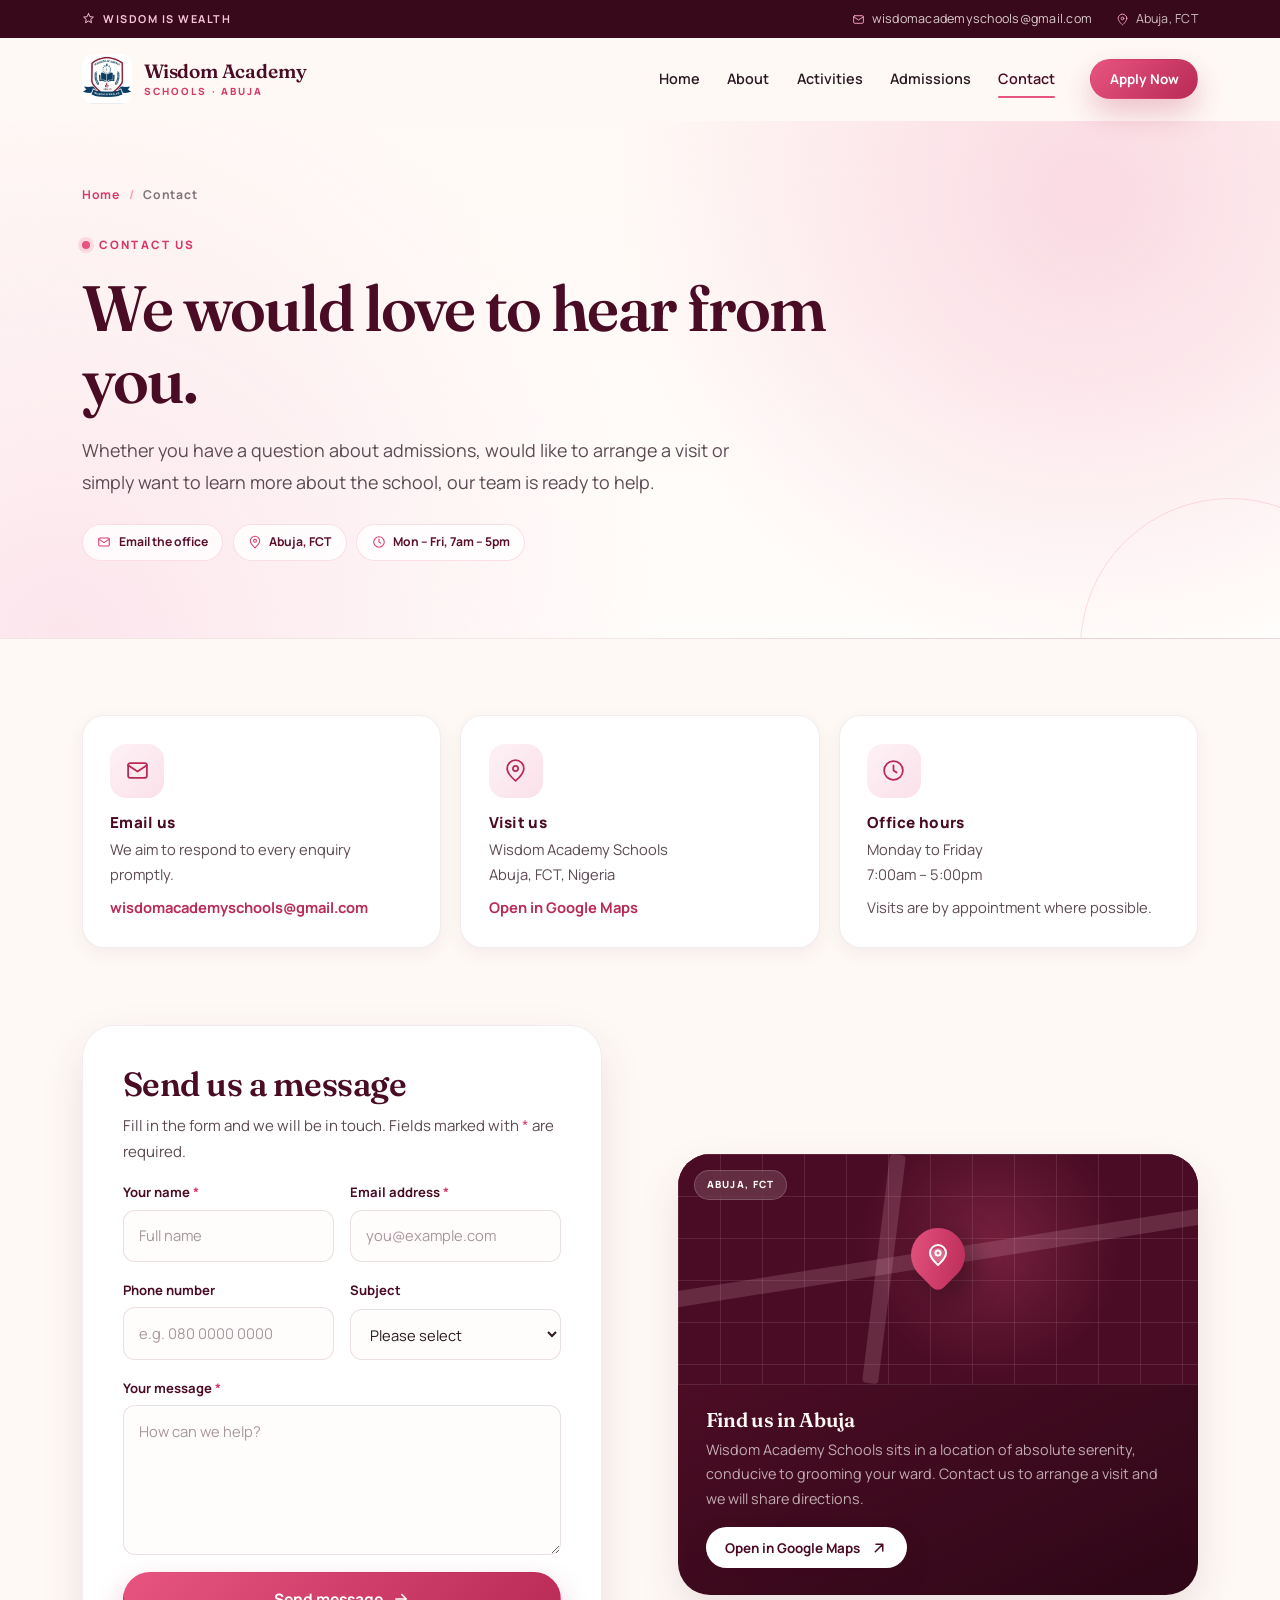
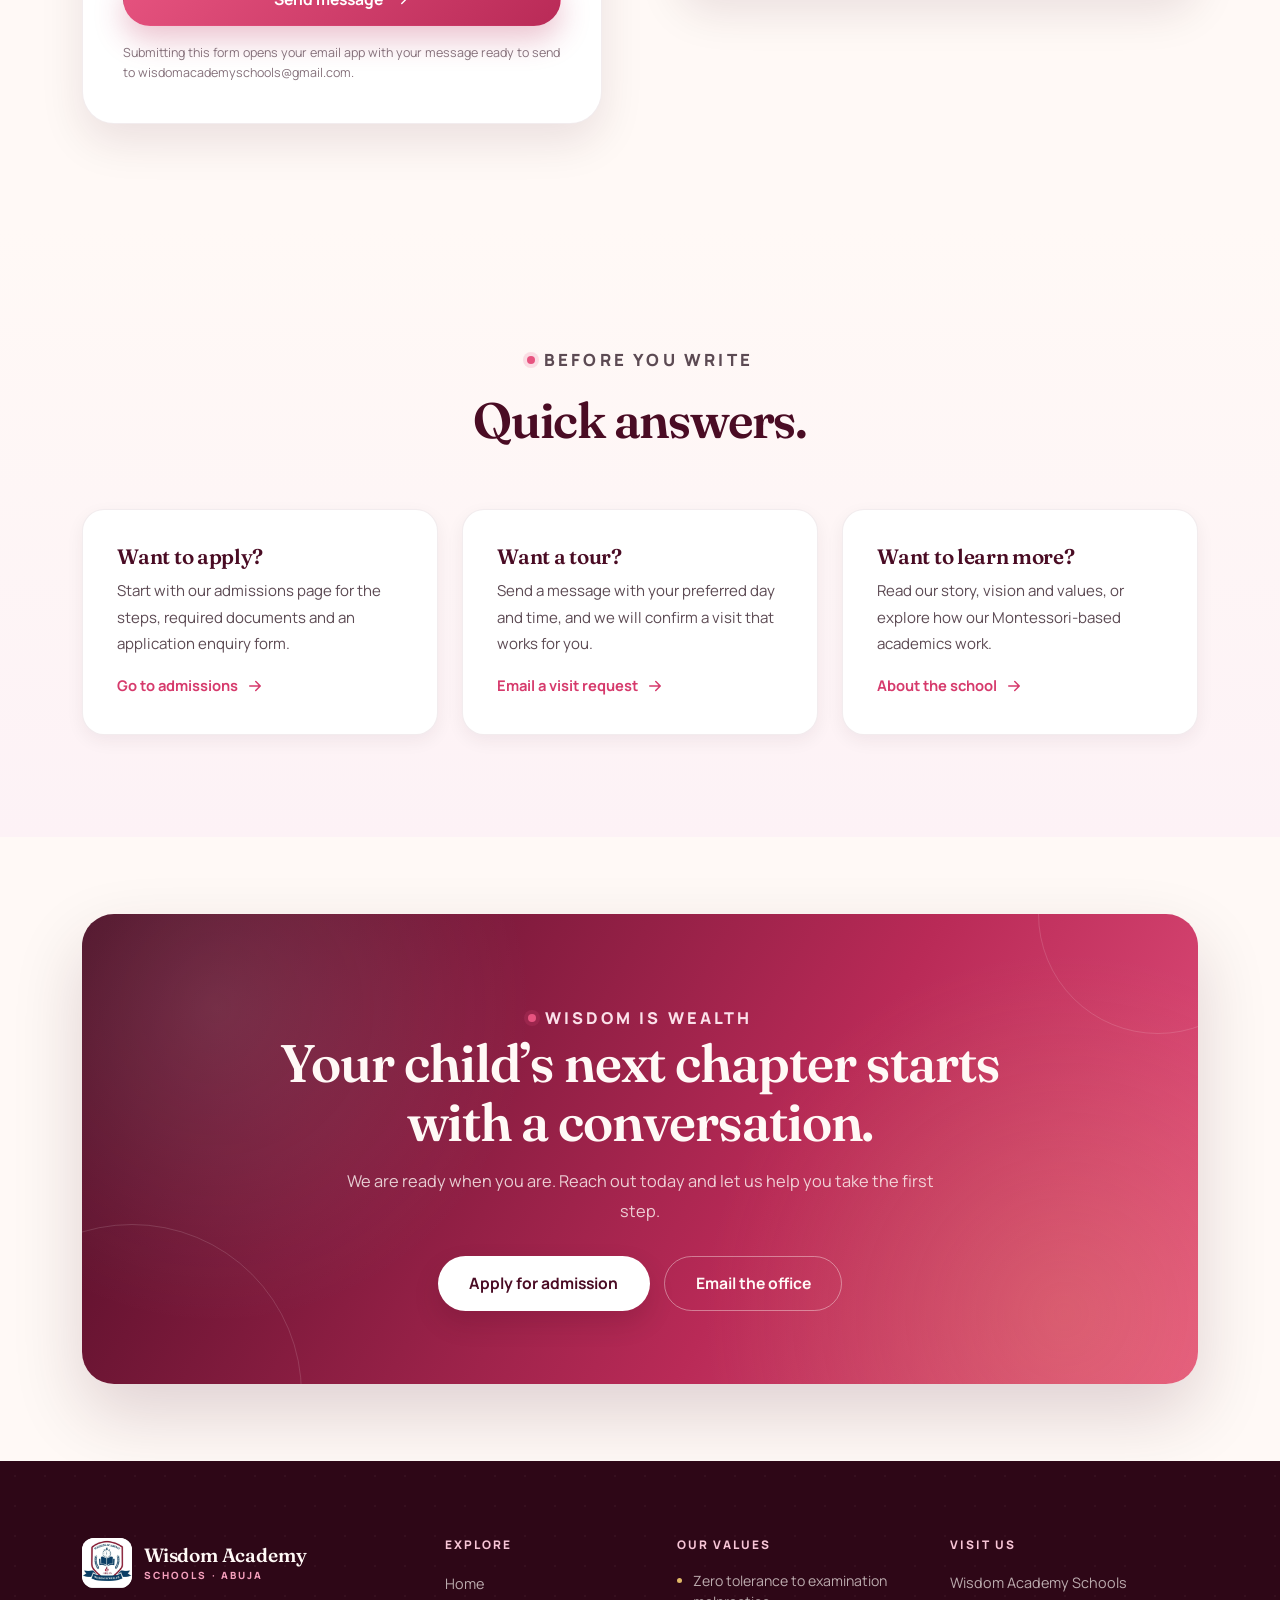
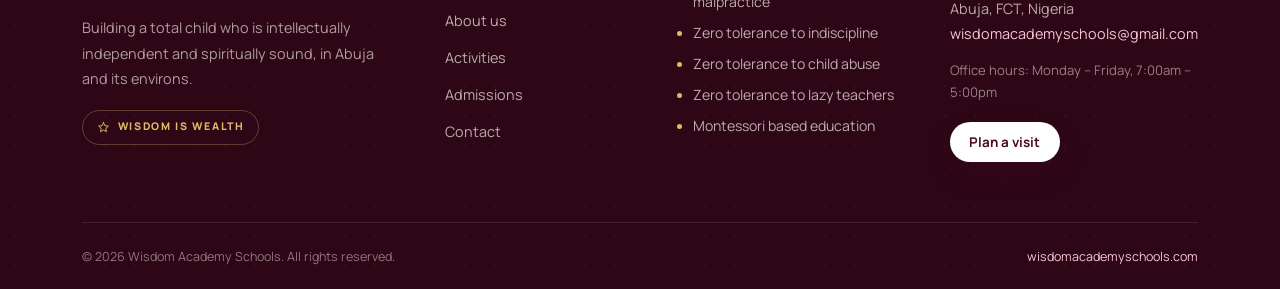
<file: contact.html>
<!DOCTYPE html>
<html lang="en">
<head>
  <meta charset="UTF-8">
  <meta name="viewport" content="width=device-width, initial-scale=1.0">
  <title>Contact | Wisdom Academy Schools Abuja</title>
  <meta name="description" content="Contact Wisdom Academy Schools Abuja. Send an enquiry, arrange a campus visit or ask about admissions.">
  <meta name="theme-color" content="#5a0f2b">
  <link rel="icon" type="image/svg+xml" href="assets/favicon.svg">
  <link rel="preconnect" href="https://fonts.googleapis.com">
  <link rel="preconnect" href="https://fonts.gstatic.com" crossorigin>
  <link href="https://fonts.googleapis.com/css2?family=Fraunces:ital,opsz,wght@0,9..144,500;0,9..144,600;0,9..144,700;1,9..144,500&amp;family=Manrope:wght@400;500;600;700;800&amp;display=swap" rel="stylesheet">
  <link rel="stylesheet" href="css/styles.css">
  <script>document.documentElement.classList.add('js');</script>
</head>
<body>
  <a class="skip-link" href="#main">Skip to content</a>

  <div class="topbar">
    <div class="container topbar__inner">
      <p class="topbar__motto">
        <svg viewBox="0 0 24 24" fill="none" stroke="currentColor" stroke-width="1.8" stroke-linecap="round" stroke-linejoin="round" aria-hidden="true"><path d="m12 3 2.6 5.7 6.4.7-4.8 4.2 1.3 6.2L12 16.7 6.5 19.8l1.3-6.2L3 9.4l6.4-.7L12 3Z"/></svg>
        Wisdom Is Wealth
      </p>
      <div class="topbar__links">
        <a class="topbar__item" href="mailto:wisdomacademyschools@gmail.com">
          <svg viewBox="0 0 24 24" fill="none" stroke="currentColor" stroke-width="1.8" stroke-linecap="round" stroke-linejoin="round" aria-hidden="true"><rect x="3" y="5" width="18" height="14" rx="2"/><path d="m3 7 9 6 9-6"/></svg>
          wisdomacademyschools@gmail.com
        </a>
        <span class="topbar__item topbar__item--location">
          <svg viewBox="0 0 24 24" fill="none" stroke="currentColor" stroke-width="1.8" stroke-linecap="round" stroke-linejoin="round" aria-hidden="true"><path d="M20 10c0 5-8 12-8 12S4 15 4 10a8 8 0 1 1 16 0Z"/><circle cx="12" cy="10" r="2.5"/></svg>
          Abuja, FCT
        </span>
      </div>
    </div>
  </div>

  <header class="site-header">
    <div class="container header__inner">
      <a class="brand" href="index.html" aria-label="Wisdom Academy Schools home">
        <img class="brand__mark" src="assets/logo.png" alt="" width="50" height="50">
        <span class="brand__text">
          <span class="brand__name">Wisdom Academy</span>
          <span class="brand__sub">Schools &middot; Abuja</span>
        </span>
      </a>

      <nav class="nav" id="primary-nav" aria-label="Primary">
        <div class="nav__mobile-head">
          <span class="nav__mobile-brand">
            <img src="assets/logo.png" alt="" width="38" height="38">
            Wisdom Academy
          </span>
          <button class="nav__close" type="button" aria-label="Close menu">
            <svg viewBox="0 0 24 24" fill="none" stroke="currentColor" stroke-width="2" stroke-linecap="round" aria-hidden="true"><path d="M18 6 6 18M6 6l12 12"/></svg>
          </button>
        </div>
        <ul class="nav__list">
          <li><a class="nav__link" href="index.html">Home</a></li>
          <li><a class="nav__link" href="about.html">About</a></li>
          <li><a class="nav__link" href="activities.html">Activities</a></li>
          <li><a class="nav__link" href="admissions.html">Admissions</a></li>
          <li><a class="nav__link is-active" href="contact.html" aria-current="page">Contact</a></li>
        </ul>
        <div class="nav__actions">
          <a class="btn btn--primary btn--sm" href="admissions.html#apply">Apply Now</a>
        </div>
      </nav>

      <button class="nav-toggle" type="button" aria-expanded="false" aria-controls="primary-nav" aria-label="Open menu">
        <span></span><span></span><span></span>
      </button>
    </div>
  </header>

  <main id="main">
    <!-- Page hero -->
    <section class="page-hero">
      <div class="container">
        <div class="page-hero__inner">
          <nav class="breadcrumb" aria-label="Breadcrumb">
            <a href="index.html">Home</a>
            <span class="breadcrumb__sep" aria-hidden="true">/</span>
            <span aria-current="page">Contact</span>
          </nav>
          <p class="eyebrow"><span class="eyebrow__dot"></span> Contact us</p>
          <h1>We would love to hear from you.</h1>
          <p class="page-hero__lead">Whether you have a question about admissions, would like to arrange a visit or simply want to learn more about the school, our team is ready to help.</p>
          <div class="page-hero__meta">
            <span class="pill">
              <svg viewBox="0 0 24 24" fill="none" stroke="currentColor" stroke-width="1.8" stroke-linecap="round" stroke-linejoin="round" aria-hidden="true"><rect x="3" y="5" width="18" height="14" rx="2"/><path d="m3 7 9 6 9-6"/></svg>
              Email the office
            </span>
            <span class="pill">
              <svg viewBox="0 0 24 24" fill="none" stroke="currentColor" stroke-width="1.8" stroke-linecap="round" stroke-linejoin="round" aria-hidden="true"><path d="M20 10c0 5-8 12-8 12S4 15 4 10a8 8 0 1 1 16 0Z"/><circle cx="12" cy="10" r="2.5"/></svg>
              Abuja, FCT
            </span>
            <span class="pill">
              <svg viewBox="0 0 24 24" fill="none" stroke="currentColor" stroke-width="1.8" stroke-linecap="round" stroke-linejoin="round" aria-hidden="true"><circle cx="12" cy="12" r="9"/><path d="M12 7v5l3 2"/></svg>
              Mon &ndash; Fri, 7am &ndash; 5pm
            </span>
          </div>
        </div>
      </div>
    </section>

    <!-- Contact cards -->
    <section class="section section--tight">
      <div class="container">
        <div class="contact-grid">
          <article class="contact-card reveal">
            <span class="icon-badge">
              <svg viewBox="0 0 24 24" fill="none" stroke="currentColor" stroke-width="1.7" stroke-linecap="round" stroke-linejoin="round" aria-hidden="true"><rect x="3" y="5" width="18" height="14" rx="2"/><path d="m3 7 9 6 9-6"/></svg>
            </span>
            <h3>Email us</h3>
            <p>We aim to respond to every enquiry promptly.</p>
            <p style="margin-top: 0.5rem;"><a href="mailto:wisdomacademyschools@gmail.com">wisdomacademyschools@gmail.com</a></p>
          </article>

          <article class="contact-card reveal" data-delay="1">
            <span class="icon-badge">
              <svg viewBox="0 0 24 24" fill="none" stroke="currentColor" stroke-width="1.7" stroke-linecap="round" stroke-linejoin="round" aria-hidden="true"><path d="M20 10c0 5-8 12-8 12S4 15 4 10a8 8 0 1 1 16 0Z"/><circle cx="12" cy="10" r="2.5"/></svg>
            </span>
            <h3>Visit us</h3>
            <p>Wisdom Academy Schools<br>Abuja, FCT, Nigeria</p>
            <p style="margin-top: 0.5rem;"><a href="https://www.google.com/maps/search/?api=1&amp;query=Wisdom+Academy+Schools+Abuja" target="_blank" rel="noopener">Open in Google Maps</a></p>
          </article>

          <article class="contact-card reveal" data-delay="2">
            <span class="icon-badge">
              <svg viewBox="0 0 24 24" fill="none" stroke="currentColor" stroke-width="1.7" stroke-linecap="round" stroke-linejoin="round" aria-hidden="true"><circle cx="12" cy="12" r="9"/><path d="M12 7v5l3 2"/></svg>
            </span>
            <h3>Office hours</h3>
            <p>Monday to Friday<br>7:00am &ndash; 5:00pm</p>
            <p style="margin-top: 0.5rem;">Visits are by appointment where possible.</p>
          </article>
        </div>
      </div>
    </section>

    <!-- Form + map -->
    <section class="section" style="padding-top: 0;">
      <div class="container split">
        <div class="reveal">
          <form class="form" data-mailto="wisdomacademyschools@gmail.com" data-subject="Website enquiry">
            <div>
              <h2 style="font-size: clamp(1.6rem, 3vw, 2.1rem);">Send us a message</h2>
              <p style="margin-top: 0.6rem; font-size: 0.94rem;">Fill in the form and we will be in touch. Fields marked with <span style="color: var(--pink-600);">*</span> are required.</p>
            </div>

            <div class="form__row">
              <div class="field">
                <label for="contact-name">Your name <span aria-hidden="true">*</span></label>
                <input id="contact-name" name="name" type="text" autocomplete="name" placeholder="Full name" required>
              </div>
              <div class="field">
                <label for="contact-email">Email address <span aria-hidden="true">*</span></label>
                <input id="contact-email" name="email" type="email" autocomplete="email" placeholder="you@example.com" required>
              </div>
            </div>

            <div class="form__row">
              <div class="field">
                <label for="contact-phone">Phone number</label>
                <input id="contact-phone" name="phone" type="tel" autocomplete="tel" placeholder="e.g. 080 0000 0000">
              </div>
              <div class="field">
                <label for="contact-subject">Subject</label>
                <select id="contact-subject" name="subject">
                  <option value="">Please select</option>
                  <option value="Admissions enquiry">Admissions enquiry</option>
                  <option value="Campus visit">Campus visit</option>
                  <option value="General enquiry">General enquiry</option>
                  <option value="Other">Other</option>
                </select>
              </div>
            </div>

            <div class="field">
              <label for="contact-message">Your message <span aria-hidden="true">*</span></label>
              <textarea id="contact-message" name="message" placeholder="How can we help?" required></textarea>
            </div>

            <button class="btn btn--primary btn--lg btn--block" type="submit">
              Send message
              <svg viewBox="0 0 24 24" fill="none" stroke="currentColor" stroke-width="2" stroke-linecap="round" stroke-linejoin="round" aria-hidden="true"><path d="M5 12h14M13 6l6 6-6 6"/></svg>
            </button>

            <p class="form__note">Submitting this form opens your email app with your message ready to send to wisdomacademyschools@gmail.com.</p>
            <div class="form__status" role="status" aria-live="polite"></div>
          </form>
        </div>

        <div class="reveal" data-delay="1">
          <div class="map-card">
            <div class="map-card__visual">
              <span class="map-card__label">Abuja, FCT</span>
              <span class="map-card__pin" aria-hidden="true">
                <svg viewBox="0 0 24 24" fill="none" stroke="currentColor" stroke-width="2" stroke-linecap="round" stroke-linejoin="round"><path d="M20 10c0 5-8 12-8 12S4 15 4 10a8 8 0 1 1 16 0Z"/><circle cx="12" cy="10" r="2.5"/></svg>
              </span>
            </div>
            <div class="map-card__body">
              <h3>Find us in Abuja</h3>
              <p>Wisdom Academy Schools sits in a location of absolute serenity, conducive to grooming your ward. Contact us to arrange a visit and we will share directions.</p>
              <a class="btn btn--light btn--sm" href="https://www.google.com/maps/search/?api=1&amp;query=Wisdom+Academy+Schools+Abuja" target="_blank" rel="noopener">
                Open in Google Maps
                <svg viewBox="0 0 24 24" fill="none" stroke="currentColor" stroke-width="2" stroke-linecap="round" stroke-linejoin="round" aria-hidden="true"><path d="M7 17 17 7M8 7h9v9"/></svg>
              </a>
            </div>
          </div>
        </div>
      </div>
    </section>

    <!-- Quick answers -->
    <section class="section section--blush">
      <div class="container">
        <div class="section__head section__head--center reveal">
          <p class="eyebrow"><span class="eyebrow__dot"></span> Before you write</p>
          <h2>Quick answers.</h2>
        </div>

        <div class="grid grid--3">
          <article class="card reveal">
            <h3>Want to apply?</h3>
            <p>Start with our admissions page for the steps, required documents and an application enquiry form.</p>
            <p style="margin-top: 1rem;"><a class="link-arrow" href="admissions.html#apply">Go to admissions
              <svg viewBox="0 0 24 24" fill="none" stroke="currentColor" stroke-width="2" stroke-linecap="round" stroke-linejoin="round" aria-hidden="true"><path d="M5 12h14M13 6l6 6-6 6"/></svg>
            </a></p>
          </article>

          <article class="card reveal" data-delay="1">
            <h3>Want a tour?</h3>
            <p>Send a message with your preferred day and time, and we will confirm a visit that works for you.</p>
            <p style="margin-top: 1rem;"><a class="link-arrow" href="mailto:wisdomacademyschools@gmail.com?subject=Campus%20visit%20request">Email a visit request
              <svg viewBox="0 0 24 24" fill="none" stroke="currentColor" stroke-width="2" stroke-linecap="round" stroke-linejoin="round" aria-hidden="true"><path d="M5 12h14M13 6l6 6-6 6"/></svg>
            </a></p>
          </article>

          <article class="card reveal" data-delay="2">
            <h3>Want to learn more?</h3>
            <p>Read our story, vision and values, or explore how our Montessori-based academics work.</p>
            <p style="margin-top: 1rem;"><a class="link-arrow" href="about.html">About the school
              <svg viewBox="0 0 24 24" fill="none" stroke="currentColor" stroke-width="2" stroke-linecap="round" stroke-linejoin="round" aria-hidden="true"><path d="M5 12h14M13 6l6 6-6 6"/></svg>
            </a></p>
          </article>
        </div>
      </div>
    </section>

    <!-- CTA -->
    <section class="section section--tight">
      <div class="container">
        <div class="cta reveal">
          <p class="eyebrow"><span class="eyebrow__dot"></span> Wisdom Is Wealth</p>
          <h2>Your child&rsquo;s next chapter starts with a conversation.</h2>
          <p>We are ready when you are. Reach out today and let us help you take the first step.</p>
          <div class="cta__actions">
            <a class="btn btn--light btn--lg" href="admissions.html#apply">Apply for admission</a>
            <a class="btn btn--outline-light btn--lg" href="mailto:wisdomacademyschools@gmail.com">Email the office</a>
          </div>
        </div>
      </div>
    </section>
  </main>

  <footer class="footer">
    <div class="container">
      <div class="footer__grid">
        <div class="footer__brand">
          <a class="brand brand--footer" href="index.html" aria-label="Wisdom Academy Schools home">
            <img class="brand__mark" src="assets/logo.png" alt="" width="50" height="50">
            <span class="brand__text">
              <span class="brand__name">Wisdom Academy</span>
              <span class="brand__sub">Schools &middot; Abuja</span>
            </span>
          </a>
          <p>Building a total child who is intellectually independent and spiritually sound, in Abuja and its environs.</p>
          <span class="footer__motto">
            <svg width="13" height="13" viewBox="0 0 24 24" fill="none" stroke="currentColor" stroke-width="1.8" stroke-linecap="round" stroke-linejoin="round" aria-hidden="true"><path d="m12 3 2.6 5.7 6.4.7-4.8 4.2 1.3 6.2L12 16.7 6.5 19.8l1.3-6.2L3 9.4l6.4-.7L12 3Z"/></svg>
            Wisdom Is Wealth
          </span>
        </div>

        <div>
          <h3>Explore</h3>
          <ul class="footer__links">
            <li><a href="index.html">Home</a></li>
            <li><a href="about.html">About us</a></li>
            <li><a href="activities.html">Activities</a></li>
            <li><a href="admissions.html">Admissions</a></li>
            <li><a href="contact.html">Contact</a></li>
          </ul>
        </div>

        <div>
          <h3>Our Values</h3>
          <ul class="footer__values">
            <li>Zero tolerance to examination malpractice</li>
            <li>Zero tolerance to indiscipline</li>
            <li>Zero tolerance to child abuse</li>
            <li>Zero tolerance to lazy teachers</li>
            <li>Montessori based education</li>
          </ul>
        </div>

        <div>
          <h3>Visit Us</h3>
          <address>
            Wisdom Academy Schools<br>
            Abuja, FCT, Nigeria<br>
            <a href="mailto:wisdomacademyschools@gmail.com">wisdomacademyschools@gmail.com</a>
          </address>
          <p class="footer__hours">Office hours: Monday &ndash; Friday, 7:00am &ndash; 5:00pm</p>
          <a class="btn btn--light btn--sm" href="contact.html">Plan a visit</a>
        </div>
      </div>

      <div class="footer__bottom">
        <p>&copy; <span data-year>2026</span> Wisdom Academy Schools. All rights reserved.</p>
        <p><a href="index.html">wisdomacademyschools.com</a></p>
      </div>
    </div>
  </footer>

  <button class="to-top" type="button" aria-label="Back to top">
    <svg viewBox="0 0 24 24" fill="none" stroke="currentColor" stroke-width="2" stroke-linecap="round" stroke-linejoin="round" aria-hidden="true"><path d="m6 15 6-6 6 6"/></svg>
  </button>

  <script src="js/main.js" defer></script>
</body>
</html>
</file>
<file: css/styles.css>
/* ==========================================================================
   Wisdom Academy Schools — Global Stylesheet
   Brand: Pink + Wine | Motto: Wisdom Is Wealth
   ========================================================================== */

:root {
  --pink-50: #fdf2f6;
  --pink-100: #fbe0e9;
  --pink-200: #f7c5d6;
  --pink-300: #f49fbc;
  --pink-400: #ef77a0;
  --pink-500: #e75480;
  --pink-600: #d63a6c;
  --pink-700: #b92a57;
  --wine-900: #2e0717;
  --wine-800: #38091b;
  --wine-700: #4a0c24;
  --wine-600: #5a0f2b;
  --wine-500: #6d1236;
  --gold-400: #e0b968;
  --gold-500: #cf9f45;
  --gold-600: #b8872f;
  --cream: #fff9f6;
  --white: #ffffff;
  --ink: #2b1a22;
  --body: #5c4a53;
  --muted: #85717b;
  --line: rgba(90, 15, 43, 0.12);
  --line-soft: rgba(90, 15, 43, 0.08);
  --shadow-sm: 0 6px 18px rgba(56, 9, 27, 0.06);
  --shadow-md: 0 18px 44px rgba(56, 9, 27, 0.1);
  --shadow-lg: 0 30px 70px rgba(56, 9, 27, 0.16);
  --radius-sm: 14px;
  --radius-md: 22px;
  --radius-lg: 32px;
  --radius-pill: 999px;
  --font-display: "Fraunces", Georgia, "Times New Roman", serif;
  --font-body: "Manrope", "Segoe UI", Arial, sans-serif;
  --container: 1180px;
  --header-height: 82px;
  --ease: cubic-bezier(0.22, 1, 0.36, 1);
}

*,
*::before,
*::after {
  box-sizing: border-box;
}

html {
  scroll-behavior: smooth;
  scroll-padding-top: 110px;
  -webkit-text-size-adjust: 100%;
}

body {
  margin: 0;
  font-family: var(--font-body);
  font-size: 1rem;
  line-height: 1.7;
  color: var(--body);
  background-color: var(--cream);
  overflow-x: hidden;
  -webkit-font-smoothing: antialiased;
}

body.nav-open {
  overflow: hidden;
}

img,
svg {
  max-width: 100%;
  display: block;
}

a {
  color: var(--pink-600);
  text-decoration: none;
  transition: color 0.2s ease;
}

a:hover {
  color: var(--wine-600);
}

h1,
h2,
h3,
h4 {
  margin: 0;
  font-family: var(--font-display);
  font-weight: 600;
  line-height: 1.12;
  color: var(--wine-700);
  letter-spacing: -0.015em;
  font-optical-sizing: auto;
}

p {
  margin: 0;
}

ul,
ol {
  margin: 0;
  padding: 0;
  list-style: none;
}

button,
input,
select,
textarea {
  font: inherit;
  color: inherit;
}

button {
  cursor: pointer;
}

:focus-visible {
  outline: 3px solid var(--gold-500);
  outline-offset: 3px;
  border-radius: 4px;
}

::selection {
  background: var(--pink-200);
  color: var(--wine-800);
}

.skip-link {
  position: absolute;
  top: -100%;
  left: 1rem;
  z-index: 2000;
  padding: 0.8rem 1.2rem;
  background: var(--wine-700);
  color: var(--cream);
  border-radius: var(--radius-sm);
  font-weight: 700;
}

.skip-link:focus {
  top: 1rem;
  color: var(--cream);
}

.container {
  width: 100%;
  max-width: var(--container);
  margin-inline: auto;
  padding-inline: clamp(1.15rem, 4vw, 2rem);
}

.container--narrow {
  max-width: 880px;
}

.sr-only {
  position: absolute;
  width: 1px;
  height: 1px;
  padding: 0;
  margin: -1px;
  overflow: hidden;
  clip: rect(0, 0, 0, 0);
  white-space: nowrap;
  border: 0;
}

/* --------------------------------------------------------------------------
   Typography helpers
   -------------------------------------------------------------------------- */

.display {
  font-size: clamp(2.65rem, 5.8vw, 4.5rem);
  line-height: 1.04;
  letter-spacing: -0.03em;
  color: var(--wine-700);
}

.highlight {
  color: var(--pink-600);
  background-image: linear-gradient(transparent 68%, var(--pink-100) 68%, var(--pink-100) 94%, transparent 94%);
  -webkit-box-decoration-break: clone;
  box-decoration-break: clone;
  padding-inline: 0.04em;
}

.lead {
  font-size: clamp(1rem, 1.4vw, 1.1rem);
  line-height: 1.8;
  color: var(--body);
}

.eyebrow {
  display: inline-flex;
  align-items: center;
  gap: 0.55rem;
  font-size: 0.72rem;
  font-weight: 800;
  letter-spacing: 0.19em;
  text-transform: uppercase;
  color: var(--pink-600);
  margin-bottom: 1.1rem;
}

.eyebrow__dot {
  width: 8px;
  height: 8px;
  border-radius: 50%;
  background: var(--pink-500);
  box-shadow: 0 0 0 4px rgba(231, 84, 128, 0.16);
  flex: none;
}

.section--wine .eyebrow {
  color: var(--pink-300);
}

.section__head {
  max-width: 720px;
  margin-bottom: clamp(2.4rem, 5vw, 3.8rem);
}

.section__head--center {
  margin-inline: auto;
  text-align: center;
}

.section__head h2 {
  font-size: clamp(2rem, 4vw, 3.1rem);
  letter-spacing: -0.025em;
}

.section__head p {
  margin-top: 1rem;
  font-size: 1.05rem;
  line-height: 1.8;
  color: var(--body);
}

.section__head--center .eyebrow {
  justify-content: center;
}

.section--wine .section__head h2,
.section--wine h2,
.section--wine h3 {
  color: var(--cream);
}

.section--wine .section__head p {
  color: rgba(255, 249, 246, 0.72);
}

.link-arrow {
  display: inline-flex;
  align-items: center;
  gap: 0.5rem;
  font-weight: 700;
  font-size: 0.92rem;
  color: var(--pink-600);
}

.link-arrow svg {
  width: 18px;
  height: 18px;
  transition: transform 0.25s var(--ease);
}

.link-arrow:hover svg {
  transform: translateX(4px);
}

/* --------------------------------------------------------------------------
   Buttons
   -------------------------------------------------------------------------- */

.btn {
  display: inline-flex;
  align-items: center;
  justify-content: center;
  gap: 0.6rem;
  padding: 0.92rem 1.55rem;
  border: 1px solid transparent;
  border-radius: var(--radius-pill);
  font-family: var(--font-body);
  font-size: 0.92rem;
  font-weight: 700;
  line-height: 1.2;
  text-align: center;
  cursor: pointer;
  transition: transform 0.25s var(--ease), box-shadow 0.25s var(--ease), background-color 0.25s ease, color 0.25s ease, border-color 0.25s ease;
}

.btn svg {
  width: 18px;
  height: 18px;
  flex: none;
}

.btn:hover {
  transform: translateY(-2px);
}

.btn--primary {
  background: linear-gradient(135deg, var(--pink-500), var(--pink-700));
  color: var(--white);
  box-shadow: 0 14px 30px rgba(185, 42, 87, 0.28);
}

.btn--primary:hover {
  color: var(--white);
  box-shadow: 0 18px 36px rgba(185, 42, 87, 0.34);
}

.btn--wine {
  background: var(--wine-700);
  color: var(--cream);
  box-shadow: 0 14px 30px rgba(56, 9, 27, 0.22);
}

.btn--wine:hover {
  background: var(--wine-800);
  color: var(--cream);
}

.btn--ghost {
  background: transparent;
  border-color: rgba(90, 15, 43, 0.24);
  color: var(--wine-600);
}

.btn--ghost:hover {
  background: var(--white);
  border-color: var(--pink-300);
  color: var(--wine-700);
  box-shadow: var(--shadow-sm);
}

.btn--light {
  background: var(--white);
  color: var(--wine-700);
  box-shadow: 0 12px 26px rgba(56, 9, 27, 0.16);
}

.btn--light:hover {
  color: var(--pink-700);
  box-shadow: 0 16px 34px rgba(56, 9, 27, 0.22);
}

.btn--outline-light {
  background: transparent;
  border-color: rgba(255, 249, 246, 0.4);
  color: var(--cream);
}

.btn--outline-light:hover {
  background: rgba(255, 249, 246, 0.12);
  color: var(--cream);
  border-color: rgba(255, 249, 246, 0.7);
}

.btn--sm {
  padding: 0.66rem 1.15rem;
  font-size: 0.84rem;
}

.btn--lg {
  padding: 1.05rem 1.9rem;
  font-size: 0.98rem;
}

.btn--block {
  width: 100%;
}

/* --------------------------------------------------------------------------
   Top bar + header
   -------------------------------------------------------------------------- */

.topbar {
  background: var(--wine-800);
  color: rgba(255, 249, 246, 0.75);
  font-size: 0.78rem;
  letter-spacing: 0.02em;
}

.topbar__inner {
  display: flex;
  align-items: center;
  justify-content: space-between;
  gap: 1.5rem;
  min-height: 38px;
  padding-block: 0.35rem;
}

.topbar__motto {
  display: inline-flex;
  align-items: center;
  gap: 0.5rem;
  color: var(--pink-200);
  font-weight: 700;
  letter-spacing: 0.14em;
  text-transform: uppercase;
  font-size: 0.68rem;
}

.topbar__motto svg {
  width: 13px;
  height: 13px;
}

.topbar__links {
  display: flex;
  align-items: center;
  gap: 1.5rem;
}

.topbar__links a {
  color: rgba(255, 249, 246, 0.82);
}

.topbar__links a:hover {
  color: var(--white);
}

.topbar__item {
  display: inline-flex;
  align-items: center;
  gap: 0.4rem;
}

.topbar__item svg {
  width: 13px;
  height: 13px;
  color: var(--pink-300);
}

.site-header {
  position: sticky;
  top: 0;
  z-index: 1000;
  background: rgba(255, 249, 246, 0.92);
  border-bottom: 1px solid transparent;
  backdrop-filter: blur(14px);
  -webkit-backdrop-filter: blur(14px);
  transition: box-shadow 0.3s ease, border-color 0.3s ease;
}

.site-header.is-scrolled {
  border-bottom-color: var(--line-soft);
  box-shadow: 0 10px 30px rgba(56, 9, 27, 0.07);
}

.header__inner {
  display: flex;
  align-items: center;
  justify-content: space-between;
  gap: 2rem;
  min-height: var(--header-height);
}

.brand {
  display: inline-flex;
  align-items: center;
  gap: 0.75rem;
  flex: none;
}

.brand:hover {
  color: inherit;
}

.brand__mark {
  width: 50px;
  height: 50px;
  flex: none;
  border-radius: 12px;
  background: #fff;
  object-fit: contain;
}

.brand__text {
  display: flex;
  flex-direction: column;
  line-height: 1.05;
}

.brand__name {
  font-family: var(--font-display);
  font-size: 1.2rem;
  font-weight: 600;
  color: var(--wine-700);
  letter-spacing: -0.01em;
}

.brand__sub {
  margin-top: 0.3rem;
  font-size: 0.62rem;
  font-weight: 800;
  letter-spacing: 0.21em;
  text-transform: uppercase;
  color: var(--pink-600);
}

.nav {
  display: flex;
  align-items: center;
  gap: 2.2rem;
}

.nav__list {
  display: flex;
  align-items: center;
  gap: 1.7rem;
}

.nav__link {
  position: relative;
  display: inline-block;
  padding: 0.4rem 0;
  font-size: 0.9rem;
  font-weight: 600;
  color: var(--ink);
}

.nav__link::after {
  content: "";
  position: absolute;
  left: 0;
  bottom: 0;
  width: 100%;
  height: 2px;
  border-radius: 2px;
  background: var(--pink-500);
  transform: scaleX(0);
  transform-origin: left;
  transition: transform 0.28s var(--ease);
}

.nav__link:hover {
  color: var(--pink-600);
}

.nav__link:hover::after,
.nav__link.is-active::after {
  transform: scaleX(1);
}

.nav__link.is-active {
  color: var(--wine-700);
}

.nav__actions {
  display: flex;
  align-items: center;
  gap: 1rem;
}

.nav__mobile-head,
.nav__close {
  display: none;
}

.nav-toggle {
  display: none;
  width: 46px;
  height: 46px;
  padding: 0;
  border: 1px solid var(--line);
  border-radius: 14px;
  background: var(--white);
  align-items: center;
  justify-content: center;
  flex-direction: column;
  gap: 5px;
  flex: none;
}

.nav-toggle span {
  display: block;
  width: 20px;
  height: 2px;
  border-radius: 2px;
  background: var(--wine-700);
  transition: transform 0.25s ease, opacity 0.25s ease;
}

/* --------------------------------------------------------------------------
   Sections
   -------------------------------------------------------------------------- */

.section {
  position: relative;
  padding-block: clamp(4.2rem, 8vw, 7.2rem);
}

.section--tight {
  padding-block: clamp(3rem, 6vw, 5rem);
}

.section--white {
  background: var(--white);
}

.section--blush {
  background: linear-gradient(180deg, var(--cream), var(--pink-50));
}

.section--wine {
  background: linear-gradient(150deg, var(--wine-800), var(--wine-600) 60%, var(--wine-700));
  color: rgba(255, 249, 246, 0.76);
}

.section--wine::before {
  content: "";
  position: absolute;
  inset: 0;
  background-image: radial-gradient(rgba(247, 197, 214, 0.16) 1px, transparent 1px);
  background-size: 26px 26px;
  opacity: 0.35;
  pointer-events: none;
}

.section--wine > * {
  position: relative;
}

.section--pattern {
  background-image: radial-gradient(rgba(231, 84, 128, 0.14) 1px, transparent 1px);
  background-size: 24px 24px;
}

.grid {
  display: grid;
  gap: 1.5rem;
}

.grid--2 {
  grid-template-columns: repeat(2, minmax(0, 1fr));
}

.grid--3 {
  grid-template-columns: repeat(3, minmax(0, 1fr));
}

.grid--4 {
  grid-template-columns: repeat(4, minmax(0, 1fr));
}

.split {
  display: grid;
  grid-template-columns: repeat(2, minmax(0, 1fr));
  gap: clamp(2.5rem, 6vw, 5rem);
  align-items: center;
}

.split__media {
  position: relative;
}

.split__copy > * + * {
  margin-top: 1.2rem;
}

.split__copy h2 {
  font-size: clamp(2rem, 4vw, 3rem);
  letter-spacing: -0.025em;
}

.split__copy .btn {
  margin-top: 1.6rem;
}

/* --------------------------------------------------------------------------
   Hero
   -------------------------------------------------------------------------- */

.hero {
  position: relative;
  overflow: hidden;
  padding-block: clamp(2.8rem, 6vw, 5.5rem) clamp(4rem, 7vw, 6.5rem);
  background:
    radial-gradient(circle at 88% 8%, rgba(247, 197, 214, 0.55), transparent 38%),
    radial-gradient(circle at 4% 90%, rgba(251, 224, 233, 0.7), transparent 42%),
    linear-gradient(180deg, var(--cream), #fffdfb 75%);
}

.hero::before {
  content: "";
  position: absolute;
  top: -140px;
  left: -140px;
  width: 340px;
  height: 340px;
  border: 1.5px solid rgba(231, 84, 128, 0.16);
  border-radius: 50%;
  pointer-events: none;
}

.hero__inner {
  position: relative;
  display: grid;
  grid-template-columns: minmax(0, 1.04fr) minmax(0, 0.96fr);
  gap: clamp(2rem, 5vw, 4rem);
  align-items: center;
}

.hero__copy .eyebrow {
  padding: 0.5rem 0.95rem;
  border-radius: var(--radius-pill);
  background: rgba(255, 255, 255, 0.85);
  border: 1px solid rgba(231, 84, 128, 0.18);
  box-shadow: var(--shadow-sm);
  margin-bottom: 1.5rem;
}

.hero__copy .lead {
  max-width: 34rem;
  margin-top: 1.4rem;
  font-size: clamp(1.02rem, 1.5vw, 1.14rem);
}

.hero__actions {
  display: flex;
  flex-wrap: wrap;
  gap: 0.9rem;
  margin-top: 2rem;
}

.hero__meta {
  display: flex;
  flex-wrap: wrap;
  gap: 1.75rem 2.4rem;
  margin-top: 2.4rem;
  padding-top: 1.6rem;
  border-top: 1px dashed rgba(90, 15, 43, 0.18);
}

.hero__meta strong {
  display: block;
  font-family: var(--font-display);
  font-size: 1.45rem;
  font-weight: 600;
  line-height: 1.1;
  color: var(--wine-700);
}

.hero__meta span {
  display: block;
  margin-top: 0.28rem;
  font-size: 0.7rem;
  font-weight: 700;
  letter-spacing: 0.12em;
  text-transform: uppercase;
  color: var(--muted);
}

.hero__visual {
  position: relative;
  z-index: 1;
}

.hero__art {
  position: relative;
  max-width: 600px;
  margin-inline: auto;
  filter: drop-shadow(0 30px 45px rgba(56, 9, 27, 0.08));
}

.hero__art img {
  width: 100%;
  height: auto;
}

.float-card {
  position: absolute;
  z-index: 2;
  background: rgba(255, 255, 255, 0.96);
  border: 1px solid rgba(255, 255, 255, 0.9);
  border-radius: 18px;
  box-shadow: var(--shadow-md);
  padding: 0.85rem 1.1rem;
  backdrop-filter: blur(8px);
  animation: float 7s ease-in-out infinite;
}

.float-card--stat {
  top: 9%;
  right: -1%;
  min-width: 148px;
}

.float-card--badge {
  bottom: 12%;
  left: -2%;
  display: flex;
  align-items: center;
  gap: 0.7rem;
  animation-delay: -3.2s;
}

.float-card__label {
  display: block;
  font-size: 0.63rem;
  font-weight: 800;
  letter-spacing: 0.13em;
  text-transform: uppercase;
  color: var(--muted);
}

.float-card strong {
  display: block;
  font-family: var(--font-display);
  font-size: 1.75rem;
  line-height: 1.1;
  color: var(--wine-700);
}

.float-card strong em {
  font-style: normal;
  color: var(--pink-600);
}

.float-card__icon {
  display: grid;
  place-items: center;
  width: 38px;
  height: 38px;
  flex: none;
  border-radius: 12px;
  background: var(--pink-50);
  color: var(--pink-600);
}

.float-card__icon svg {
  width: 20px;
  height: 20px;
}

.float-card__text {
  font-size: 0.78rem;
  font-weight: 700;
  line-height: 1.3;
  color: var(--wine-700);
}

.float-card__text span {
  display: block;
  margin-top: 0.15rem;
  font-size: 0.66rem;
  font-weight: 600;
  color: var(--muted);
}

@keyframes float {
  0%,
  100% {
    transform: translateY(0);
  }
  50% {
    transform: translateY(-12px);
  }
}

/* --------------------------------------------------------------------------
   Marquee
   -------------------------------------------------------------------------- */

.marquee {
  overflow: hidden;
  padding-block: 1.05rem;
  background: var(--wine-700);
  border-block: 1px solid rgba(224, 185, 104, 0.22);
}

.marquee__track {
  display: flex;
  width: max-content;
  animation: marquee 38s linear infinite;
}

.marquee:hover .marquee__track {
  animation-play-state: paused;
}

.marquee__group {
  display: flex;
  align-items: center;
  gap: 2.8rem;
  padding-right: 2.8rem;
}

.marquee__item {
  display: inline-flex;
  align-items: center;
  gap: 2.8rem;
  font-size: 0.76rem;
  font-weight: 700;
  letter-spacing: 0.18em;
  text-transform: uppercase;
  color: var(--pink-100);
  white-space: nowrap;
}

.marquee__item::after {
  content: "";
  width: 6px;
  height: 6px;
  border-radius: 50%;
  background: var(--gold-400);
  flex: none;
}

@keyframes marquee {
  from {
    transform: translateX(0);
  }
  to {
    transform: translateX(-50%);
  }
}

/* --------------------------------------------------------------------------
   Cards
   -------------------------------------------------------------------------- */

.card {
  position: relative;
  padding: clamp(1.6rem, 3vw, 2.15rem);
  background: var(--white);
  border: 1px solid var(--line-soft);
  border-radius: var(--radius-md);
  box-shadow: var(--shadow-sm);
  transition: transform 0.3s var(--ease), box-shadow 0.3s var(--ease), border-color 0.3s ease;
}

.card :last-child {
  margin-bottom: 0;
}

.feature-card:hover {
  transform: translateY(-6px);
  border-color: var(--pink-200);
  box-shadow: var(--shadow-md);
}

.feature-card__icon,
.icon-badge {
  display: grid;
  place-items: center;
  width: 54px;
  height: 54px;
  border-radius: 16px;
  background: linear-gradient(135deg, var(--pink-50), var(--pink-100));
  color: var(--pink-700);
  margin-bottom: 1.3rem;
}

.feature-card__icon svg,
.icon-badge svg {
  width: 25px;
  height: 25px;
}

.feature-card__num {
  position: absolute;
  top: 1.4rem;
  right: 1.5rem;
  font-family: var(--font-display);
  font-size: 1.1rem;
  color: var(--pink-200);
}

.feature-card h3,
.card h3 {
  font-size: 1.3rem;
  margin-bottom: 0.65rem;
}

.feature-card p,
.card p {
  font-size: 0.94rem;
  line-height: 1.75;
  color: var(--body);
}

.card--tinted {
  background: var(--pink-50);
  border-color: rgba(231, 84, 128, 0.12);
}

.card--wine {
  background: linear-gradient(160deg, var(--wine-600), var(--wine-800));
  border-color: rgba(255, 249, 246, 0.08);
  color: rgba(255, 249, 246, 0.76);
}

.card--wine h3 {
  color: var(--cream);
}

.card--wine p {
  color: rgba(255, 249, 246, 0.72);
}

.card--wine .icon-badge {
  background: rgba(247, 197, 214, 0.14);
  color: var(--pink-200);
}

.check-list {
  display: grid;
  gap: 0.7rem;
}

.check-list li {
  position: relative;
  padding-left: 1.85rem;
  font-size: 0.93rem;
  line-height: 1.6;
  color: var(--body);
}

.check-list li::before {
  content: "✓";
  position: absolute;
  left: 0;
  top: 0.12rem;
  display: grid;
  place-items: center;
  width: 1.15rem;
  height: 1.15rem;
  border-radius: 50%;
  background: var(--pink-100);
  color: var(--pink-700);
  font-size: 0.68rem;
  font-weight: 800;
}

.card--wine .check-list li {
  color: rgba(255, 249, 246, 0.78);
}

.card--wine .check-list li::before {
  background: rgba(247, 197, 214, 0.16);
  color: var(--pink-200);
}

/* Founder card */
.founder-card {
  position: relative;
  overflow: hidden;
  border-radius: var(--radius-lg);
  padding: clamp(2rem, 4vw, 3rem);
  background: linear-gradient(160deg, var(--wine-600), var(--wine-900));
  color: rgba(255, 249, 246, 0.76);
  box-shadow: var(--shadow-lg);
}

.founder-card::before {
  content: "";
  position: absolute;
  right: -90px;
  top: -90px;
  width: 260px;
  height: 260px;
  border-radius: 50%;
  background: radial-gradient(circle, rgba(231, 84, 128, 0.35), transparent 68%);
  pointer-events: none;
}

.founder-card::after {
  content: "";
  position: absolute;
  left: -60px;
  bottom: -70px;
  width: 220px;
  height: 220px;
  border: 1.5px solid rgba(224, 185, 104, 0.22);
  border-radius: 50%;
  pointer-events: none;
}

.founder-card__top {
  position: relative;
  display: flex;
  align-items: center;
  gap: 1.1rem;
  margin-bottom: 1.6rem;
}

.founder-card__monogram {
  display: grid;
  place-items: center;
  width: 82px;
  height: 82px;
  flex: none;
  border-radius: 50%;
  border: 3px solid rgba(224, 185, 104, 0.55);
  background: linear-gradient(145deg, var(--pink-500), var(--pink-700));
  font-family: var(--font-display);
  font-size: 1.9rem;
  color: var(--white);
  letter-spacing: 0.04em;
  box-shadow: 0 12px 26px rgba(0, 0, 0, 0.22);
}

.founder-card__role {
  font-size: 0.66rem;
  font-weight: 800;
  letter-spacing: 0.18em;
  text-transform: uppercase;
  color: var(--gold-400);
}

.founder-card h3 {
  margin-top: 0.3rem;
  font-size: 1.45rem;
  color: var(--cream);
}

.founder-card__aka {
  margin-top: 0.15rem;
  font-size: 0.85rem;
  color: var(--pink-200);
}

.founder-card blockquote {
  position: relative;
  margin: 0;
  padding-top: 1.4rem;
  border-top: 1px solid rgba(255, 249, 246, 0.16);
  font-family: var(--font-display);
  font-size: clamp(1.15rem, 1.8vw, 1.45rem);
  font-style: italic;
  line-height: 1.55;
  color: var(--cream);
}

.founder-card blockquote::before {
  content: "“";
  display: block;
  font-size: 3.4rem;
  line-height: 0.6;
  color: var(--pink-400);
  margin-bottom: 0.4rem;
}

.founder-card__foot {
  display: flex;
  align-items: center;
  justify-content: space-between;
  gap: 1rem;
  margin-top: 1.6rem;
}

.founder-card__foot p {
  font-size: 0.78rem;
  color: rgba(255, 249, 246, 0.6);
}

.badge-float {
  position: absolute;
  right: 1.25rem;
  bottom: 1.25rem;
  display: flex;
  align-items: center;
  gap: 0.65rem;
  padding: 0.7rem 1rem;
  background: var(--white);
  border-radius: 16px;
  box-shadow: var(--shadow-md);
  color: var(--wine-700);
}

.badge-float strong {
  font-family: var(--font-display);
  font-size: 1.3rem;
  line-height: 1;
  color: var(--pink-600);
}

.badge-float span {
  font-size: 0.66rem;
  font-weight: 800;
  letter-spacing: 0.1em;
  text-transform: uppercase;
  color: var(--muted);
}

/* Stats */
.stats-panel {
  position: relative;
  display: grid;
  grid-template-columns: repeat(4, minmax(0, 1fr));
  gap: 0;
  background: var(--white);
  border: 1px solid var(--line-soft);
  border-radius: var(--radius-lg);
  box-shadow: var(--shadow-md);
  padding-block: clamp(1.8rem, 4vw, 2.6rem);
  overflow: hidden;
}

.stats-panel::before {
  content: "";
  position: absolute;
  inset: 0 0 auto 0;
  height: 4px;
  background: linear-gradient(90deg, var(--pink-500), var(--gold-400), var(--wine-600));
}

.stat {
  text-align: center;
  padding: 0.75rem clamp(0.8rem, 2vw, 1.5rem);
  border-right: 1px solid var(--line-soft);
}

.stat:last-child {
  border-right: 0;
}

.stat__value {
  display: block;
  font-family: var(--font-display);
  font-size: clamp(2.1rem, 4vw, 3.1rem);
  font-weight: 600;
  line-height: 1;
  color: var(--pink-600);
  letter-spacing: -0.03em;
}

.stat__value sup {
  font-size: 0.5em;
  color: var(--gold-500);
  top: -0.5em;
}

.stat__label {
  display: block;
  margin-top: 0.55rem;
  font-size: 0.68rem;
  font-weight: 800;
  letter-spacing: 0.13em;
  text-transform: uppercase;
  color: var(--muted);
}

/* Values */
.values-layout {
  display: grid;
  grid-template-columns: minmax(0, 1fr) minmax(0, 1.05fr);
  gap: clamp(2.5rem, 6vw, 5rem);
  align-items: center;
}

.tolerance-list {
  display: grid;
  gap: 0.85rem;
  margin-top: 1.8rem;
}

.tolerance-item {
  display: flex;
  align-items: flex-start;
  gap: 0.85rem;
  padding: 0.95rem 1.1rem;
  border: 1px solid rgba(247, 197, 214, 0.18);
  border-radius: var(--radius-sm);
  background: rgba(255, 249, 246, 0.045);
}

.tolerance-item svg {
  width: 18px;
  height: 18px;
  flex: none;
  margin-top: 0.2rem;
  color: var(--gold-400);
}

.tolerance-item strong {
  display: block;
  font-size: 0.92rem;
  color: var(--cream);
}

.values-grid {
  display: grid;
  grid-template-columns: repeat(2, minmax(0, 1fr));
  gap: 0.85rem;
}

.value-tile {
  padding: 1.15rem 1.1rem;
  border: 1px solid rgba(247, 197, 214, 0.16);
  border-radius: var(--radius-sm);
  background: rgba(255, 249, 246, 0.04);
  transition: background-color 0.25s ease, border-color 0.25s ease, transform 0.25s var(--ease);
}

.value-tile:hover {
  background: rgba(255, 249, 246, 0.08);
  border-color: rgba(247, 197, 214, 0.32);
  transform: translateY(-3px);
}

.value-tile svg {
  width: 22px;
  height: 22px;
  color: var(--gold-400);
  margin-bottom: 0.65rem;
}

.value-tile h3 {
  font-size: 1rem;
  font-family: var(--font-body);
  font-weight: 700;
  letter-spacing: 0;
  color: var(--cream);
  line-height: 1.4;
}

.value-tile p {
  margin-top: 0.35rem;
  font-size: 0.82rem;
  line-height: 1.6;
  color: rgba(255, 249, 246, 0.62);
}

/* Timeline */
.timeline {
  position: relative;
  display: grid;
  gap: 1.8rem;
  padding-left: 2rem;
  border-left: 2px dashed rgba(231, 84, 128, 0.35);
  margin-left: 0.4rem;
}

.timeline__item {
  position: relative;
}

.timeline__item::before {
  content: "";
  position: absolute;
  left: calc(-2rem - 9px);
  top: 0.35rem;
  width: 16px;
  height: 16px;
  border-radius: 50%;
  background: var(--pink-500);
  border: 4px solid var(--cream);
  box-shadow: 0 0 0 1px rgba(231, 84, 128, 0.3);
}

.section--white .timeline__item::before {
  border-color: var(--white);
}

.timeline__year {
  display: block;
  font-size: 0.7rem;
  font-weight: 800;
  letter-spacing: 0.16em;
  text-transform: uppercase;
  color: var(--gold-600);
  margin-bottom: 0.3rem;
}

.timeline__item h3 {
  font-size: 1.18rem;
  margin-bottom: 0.35rem;
}

.timeline__item p {
  font-size: 0.92rem;
  line-height: 1.7;
  color: var(--body);
}

/* Vision / mission */
.vm-card {
  position: relative;
  overflow: hidden;
  padding: clamp(2rem, 4vw, 2.8rem);
  border-radius: var(--radius-lg);
  background: var(--white);
  border: 1px solid var(--line-soft);
  box-shadow: var(--shadow-sm);
}

.vm-card--wine {
  background: linear-gradient(155deg, var(--wine-600), var(--wine-900));
  color: rgba(255, 249, 246, 0.76);
  border-color: transparent;
  box-shadow: var(--shadow-md);
}

.vm-card h2,
.vm-card h3 {
  font-size: clamp(1.5rem, 2.6vw, 2rem);
  margin-bottom: 0.9rem;
}

.vm-card--wine h2,
.vm-card--wine h3 {
  color: var(--cream);
}

.vm-card p {
  font-size: 0.98rem;
  line-height: 1.8;
}

.vm-card--wine p {
  color: rgba(255, 249, 246, 0.74);
}

.vm-card .icon-badge {
  margin-bottom: 1.4rem;
}

.vm-card--wine .icon-badge {
  background: rgba(247, 197, 214, 0.14);
  color: var(--pink-200);
}

.vm-card__mark {
  position: absolute;
  right: 1.5rem;
  bottom: 0.5rem;
  font-family: var(--font-display);
  font-size: 5.5rem;
  line-height: 1;
  color: rgba(231, 84, 128, 0.09);
  pointer-events: none;
}

.vm-card--wine .vm-card__mark {
  color: rgba(255, 249, 246, 0.06);
}

/* Program cards */
.program-card {
  display: flex;
  flex-direction: column;
  padding: clamp(1.7rem, 3vw, 2.2rem);
  background: var(--white);
  border: 1px solid var(--line-soft);
  border-radius: var(--radius-md);
  box-shadow: var(--shadow-sm);
  position: relative;
  overflow: hidden;
}

.program-card::before {
  content: "";
  position: absolute;
  inset: 0 0 auto 0;
  height: 4px;
  background: linear-gradient(90deg, var(--pink-500), var(--pink-300));
}

.program-card--wine {
  background: linear-gradient(155deg, var(--wine-600), var(--wine-900));
  border-color: transparent;
}

.program-card--wine::before {
  background: linear-gradient(90deg, var(--gold-400), var(--pink-400));
}

.program-card--wine h3 {
  color: var(--cream);
}

.program-card--wine p {
  color: rgba(255, 249, 246, 0.7);
}

.program-card__tag {
  display: inline-flex;
  align-self: flex-start;
  margin-bottom: 1.1rem;
  padding: 0.32rem 0.75rem;
  border-radius: var(--radius-pill);
  background: var(--pink-50);
  color: var(--pink-700);
  font-size: 0.66rem;
  font-weight: 800;
  letter-spacing: 0.1em;
  text-transform: uppercase;
}

.program-card--wine .program-card__tag {
  background: rgba(247, 197, 214, 0.14);
  color: var(--pink-200);
}

.program-card h3 {
  font-size: 1.4rem;
  margin-bottom: 0.6rem;
}

.program-card p {
  font-size: 0.94rem;
  line-height: 1.7;
}

.program-card .check-list {
  margin-top: 1.3rem;
  padding-top: 1.3rem;
  border-top: 1px dashed rgba(90, 15, 43, 0.16);
}

.program-card--wine .check-list {
  border-top-color: rgba(255, 249, 246, 0.16);
}

/* Steps */
.steps {
  display: grid;
  gap: 1.2rem;
  counter-reset: step;
}

.step {
  position: relative;
  display: grid;
  grid-template-columns: 60px 1fr;
  gap: 1.2rem;
  align-items: start;
  padding: 1.5rem 1.6rem;
  background: var(--white);
  border: 1px solid var(--line-soft);
  border-radius: var(--radius-md);
  box-shadow: var(--shadow-sm);
}

.step__num {
  display: grid;
  place-items: center;
  width: 52px;
  height: 52px;
  border-radius: 16px;
  background: linear-gradient(135deg, var(--pink-50), var(--pink-100));
  color: var(--pink-700);
  font-family: var(--font-display);
  font-size: 1.2rem;
  font-weight: 600;
}

.step h3 {
  font-size: 1.18rem;
  margin-bottom: 0.35rem;
}

.step p {
  font-size: 0.92rem;
  line-height: 1.7;
}

/* Accordion */
.accordion {
  display: grid;
  gap: 0.8rem;
}

.accordion__item {
  background: var(--white);
  border: 1px solid var(--line-soft);
  border-radius: var(--radius-sm);
  overflow: hidden;
  transition: border-color 0.25s ease, box-shadow 0.25s ease;
}

.accordion__item.is-open {
  border-color: var(--pink-200);
  box-shadow: var(--shadow-sm);
}

.accordion__trigger {
  display: flex;
  align-items: center;
  justify-content: space-between;
  gap: 1rem;
  width: 100%;
  padding: 1.15rem 1.35rem;
  border: 0;
  background: transparent;
  text-align: left;
  font-size: 0.98rem;
  font-weight: 700;
  color: var(--wine-700);
}

.accordion__icon {
  display: grid;
  place-items: center;
  width: 30px;
  height: 30px;
  flex: none;
  border-radius: 50%;
  background: var(--pink-50);
  color: var(--pink-700);
  transition: transform 0.3s var(--ease), background-color 0.25s ease;
}

.accordion__icon svg {
  width: 15px;
  height: 15px;
}

.accordion__item.is-open .accordion__icon {
  transform: rotate(45deg);
  background: var(--pink-500);
  color: var(--white);
}

.accordion__panel {
  max-height: 0;
  overflow: hidden;
  transition: max-height 0.35s var(--ease);
}

.accordion__panel-inner {
  padding: 0 1.35rem 1.3rem;
  font-size: 0.93rem;
  line-height: 1.75;
  color: var(--body);
}

/* Forms */
.form {
  display: grid;
  gap: 1.05rem;
  padding: clamp(1.6rem, 4vw, 2.5rem);
  background: var(--white);
  border: 1px solid var(--line-soft);
  border-radius: var(--radius-lg);
  box-shadow: var(--shadow-md);
}

.form__row {
  display: grid;
  grid-template-columns: repeat(2, minmax(0, 1fr));
  gap: 1rem;
}

.field {
  display: grid;
  gap: 0.38rem;
}

.field label {
  font-size: 0.82rem;
  font-weight: 700;
  color: var(--wine-700);
}

.field label span {
  color: var(--pink-600);
}

.field input,
.field select,
.field textarea {
  width: 100%;
  padding: 0.8rem 0.95rem;
  border: 1px solid var(--line);
  border-radius: 12px;
  background: #fffdfb;
  color: var(--ink);
  font-size: 0.92rem;
  transition: border-color 0.2s ease, box-shadow 0.2s ease;
}

.field textarea {
  min-height: 150px;
  resize: vertical;
}

.field input:focus,
.field select:focus,
.field textarea:focus {
  outline: none;
  border-color: var(--pink-400);
  box-shadow: 0 0 0 4px rgba(231, 84, 128, 0.12);
}

.field input::placeholder,
.field textarea::placeholder {
  color: #a7979e;
}

.form__note {
  font-size: 0.78rem;
  line-height: 1.6;
  color: var(--muted);
}

.form__status {
  display: none;
  padding: 0.9rem 1rem;
  border-radius: 12px;
  background: var(--pink-50);
  border: 1px solid var(--pink-200);
  color: var(--wine-700);
  font-size: 0.85rem;
  line-height: 1.6;
}

.form__status.is-visible {
  display: block;
}

.form__status a {
  font-weight: 700;
}

/* Quote / founder strip */
.quote-feature {
  display: grid;
  grid-template-columns: 0.82fr 1.18fr;
  background: linear-gradient(150deg, var(--wine-600), var(--wine-900));
  border-radius: var(--radius-lg);
  overflow: hidden;
  box-shadow: var(--shadow-lg);
}

.quote-feature__aside {
  position: relative;
  display: flex;
  flex-direction: column;
  justify-content: center;
  align-items: center;
  gap: 0.9rem;
  padding: clamp(2rem, 5vw, 3.5rem);
  text-align: center;
  background:
    radial-gradient(circle at 50% 35%, rgba(231, 84, 128, 0.32), transparent 62%),
    rgba(255, 249, 246, 0.03);
  border-right: 1px solid rgba(255, 249, 246, 0.1);
}

.quote-feature__aside .founder-card__monogram {
  width: 110px;
  height: 110px;
  font-size: 2.6rem;
}

.quote-feature__aside p {
  font-size: 1.2rem;
  font-family: var(--font-display);
  color: var(--cream);
}

.quote-feature__aside span {
  font-size: 0.66rem;
  font-weight: 800;
  letter-spacing: 0.16em;
  text-transform: uppercase;
  color: var(--gold-400);
}

.quote-feature__body {
  padding: clamp(2rem, 5vw, 3.5rem);
  display: flex;
  flex-direction: column;
  justify-content: center;
}

.quote-feature__body blockquote {
  margin: 0;
  font-family: var(--font-display);
  font-size: clamp(1.35rem, 2.6vw, 2rem);
  font-style: italic;
  line-height: 1.5;
  color: var(--cream);
}

.quote-feature__body blockquote::before {
  content: "“";
  display: block;
  font-size: 4rem;
  line-height: 0.55;
  color: var(--pink-400);
  margin-bottom: 0.8rem;
}

.quote-feature__body p {
  margin-top: 1.4rem;
  font-size: 0.92rem;
  line-height: 1.75;
  color: rgba(255, 249, 246, 0.68);
}

.quote-feature__body .btn {
  align-self: flex-start;
  margin-top: 1.7rem;
}

/* CTA */
.cta {
  position: relative;
  overflow: hidden;
  padding: clamp(2.6rem, 6vw, 4.6rem) clamp(1.5rem, 5vw, 4rem);
  border-radius: var(--radius-lg);
  background:
    radial-gradient(circle at 12% 20%, rgba(255, 249, 246, 0.12), transparent 30%),
    radial-gradient(circle at 88% 85%, rgba(224, 185, 104, 0.2), transparent 34%),
    linear-gradient(120deg, var(--wine-700), var(--pink-700) 62%, var(--pink-500));
  color: var(--cream);
  text-align: center;
  box-shadow: var(--shadow-lg);
}

.cta::before,
.cta::after {
  content: "";
  position: absolute;
  border-radius: 50%;
  border: 1.5px solid rgba(255, 249, 246, 0.14);
  pointer-events: none;
}

.cta::before {
  width: 340px;
  height: 340px;
  left: -120px;
  bottom: -180px;
}

.cta::after {
  width: 240px;
  height: 240px;
  right: -80px;
  top: -120px;
}

.cta > * {
  position: relative;
  z-index: 1;
}

.cta .eyebrow {
  color: var(--pink-100);
  justify-content: center;
}

.cta h2 {
  max-width: 760px;
  margin-inline: auto;
  font-size: clamp(2rem, 4.4vw, 3.3rem);
  color: var(--cream);
  letter-spacing: -0.02em;
}

.cta p {
  max-width: 620px;
  margin: 1rem auto 0;
  font-size: 1.02rem;
  line-height: 1.8;
  color: rgba(255, 249, 246, 0.8);
}

.cta__actions {
  display: flex;
  flex-wrap: wrap;
  justify-content: center;
  gap: 0.9rem;
  margin-top: 1.9rem;
}

/* --------------------------------------------------------------------------
   Page hero
   -------------------------------------------------------------------------- */

.page-hero {
  position: relative;
  overflow: hidden;
  padding-block: clamp(2.4rem, 5vw, 4rem) clamp(3rem, 6vw, 4.8rem);
  background:
    radial-gradient(circle at 85% 15%, rgba(247, 197, 214, 0.6), transparent 40%),
    radial-gradient(circle at 5% 100%, rgba(251, 224, 233, 0.8), transparent 45%),
    linear-gradient(180deg, var(--cream), #fffdfb);
  border-bottom: 1px solid var(--line-soft);
}

.page-hero::after {
  content: "";
  position: absolute;
  width: 300px;
  height: 300px;
  right: -100px;
  bottom: -160px;
  border: 1.5px solid rgba(231, 84, 128, 0.18);
  border-radius: 50%;
}

.page-hero__inner {
  position: relative;
  z-index: 1;
  max-width: 820px;
}

.breadcrumb {
  display: flex;
  align-items: center;
  gap: 0.55rem;
  margin-bottom: 1.5rem;
  font-size: 0.76rem;
  font-weight: 700;
  letter-spacing: 0.06em;
  color: var(--muted);
}

.breadcrumb a {
  color: var(--pink-600);
}

.breadcrumb span[aria-current] {
  color: var(--muted);
}

.breadcrumb__sep {
  color: var(--pink-300);
}

.page-hero h1 {
  font-size: clamp(2.4rem, 5.4vw, 4rem);
  letter-spacing: -0.03em;
}

.page-hero__lead {
  max-width: 660px;
  margin-top: 1.15rem;
  font-size: clamp(1rem, 1.5vw, 1.12rem);
  line-height: 1.8;
  color: var(--body);
}

.page-hero__meta {
  display: flex;
  flex-wrap: wrap;
  gap: 0.6rem;
  margin-top: 1.6rem;
}

.pill {
  display: inline-flex;
  align-items: center;
  gap: 0.45rem;
  padding: 0.45rem 0.9rem;
  border-radius: var(--radius-pill);
  background: rgba(255, 255, 255, 0.8);
  border: 1px solid rgba(231, 84, 128, 0.18);
  font-size: 0.76rem;
  font-weight: 700;
  color: var(--wine-600);
}

.pill svg {
  width: 14px;
  height: 14px;
  color: var(--pink-600);
}

/* --------------------------------------------------------------------------
   Contact
   -------------------------------------------------------------------------- */

.contact-grid {
  display: grid;
  grid-template-columns: repeat(3, minmax(0, 1fr));
  gap: 1.2rem;
}

.contact-card {
  padding: 1.7rem;
  background: var(--white);
  border: 1px solid var(--line-soft);
  border-radius: var(--radius-md);
  box-shadow: var(--shadow-sm);
}

.contact-card h3 {
  font-family: var(--font-body);
  font-size: 0.95rem;
  font-weight: 800;
  letter-spacing: 0.02em;
  margin-bottom: 0.4rem;
}

.contact-card p,
.contact-card a {
  font-size: 0.92rem;
  line-height: 1.7;
  color: var(--body);
}

.contact-card a {
  font-weight: 700;
  color: var(--pink-700);
}

.contact-card .icon-badge {
  margin-bottom: 1rem;
}

.map-card {
  position: relative;
  display: flex;
  flex-direction: column;
  overflow: hidden;
  min-height: 100%;
  background: linear-gradient(155deg, var(--wine-600), var(--wine-900));
  border-radius: var(--radius-lg);
  box-shadow: var(--shadow-md);
  color: rgba(255, 249, 246, 0.74);
}

.map-card__visual {
  position: relative;
  flex: 1;
  min-height: 230px;
  background-color: #4a0c24;
  background-image:
    linear-gradient(rgba(247, 197, 214, 0.12) 1px, transparent 1px),
    linear-gradient(90deg, rgba(247, 197, 214, 0.12) 1px, transparent 1px),
    radial-gradient(circle at 60% 40%, rgba(231, 84, 128, 0.28), transparent 38%);
  background-size: 42px 42px, 42px 42px, 100% 100%;
}

.map-card__visual::before,
.map-card__visual::after {
  content: "";
  position: absolute;
  background: rgba(247, 197, 214, 0.16);
  border-radius: 4px;
}

.map-card__visual::before {
  width: 110%;
  height: 16px;
  top: 42%;
  left: -5%;
  transform: rotate(-9deg);
}

.map-card__visual::after {
  width: 16px;
  height: 100%;
  top: 0;
  left: 38%;
  transform: rotate(7deg);
}

.map-card__pin {
  position: absolute;
  top: 44%;
  left: 50%;
  z-index: 2;
  display: grid;
  place-items: center;
  width: 54px;
  height: 54px;
  border-radius: 50% 50% 50% 8px;
  transform: translate(-50%, -50%) rotate(-45deg);
  background: linear-gradient(145deg, var(--pink-500), var(--pink-700));
  box-shadow: 0 14px 30px rgba(0, 0, 0, 0.35);
}

.map-card__pin svg {
  width: 24px;
  height: 24px;
  transform: rotate(45deg);
  color: var(--white);
}

.map-card__pin::after {
  content: "";
  position: absolute;
  width: 14px;
  height: 14px;
  border-radius: 50%;
  background: rgba(255, 255, 255, 0.25);
}

.map-card__body {
  padding: 1.5rem 1.7rem 1.7rem;
  border-top: 1px solid rgba(255, 249, 246, 0.1);
}

.map-card__body h3 {
  color: var(--cream);
  font-size: 1.25rem;
  margin-bottom: 0.4rem;
}

.map-card__body p {
  font-size: 0.9rem;
  line-height: 1.7;
  color: rgba(255, 249, 246, 0.68);
}

.map-card__body .btn {
  margin-top: 1rem;
}

.map-card__label {
  position: absolute;
  top: 1rem;
  left: 1rem;
  z-index: 3;
  padding: 0.35rem 0.7rem;
  border-radius: var(--radius-pill);
  background: rgba(255, 249, 246, 0.14);
  border: 1px solid rgba(255, 249, 246, 0.18);
  font-size: 0.62rem;
  font-weight: 800;
  letter-spacing: 0.13em;
  text-transform: uppercase;
  color: var(--cream);
  backdrop-filter: blur(6px);
}

/* Simple fact list */
.fact-list {
  display: grid;
  gap: 0.9rem;
}

.fact-list li {
  display: flex;
  align-items: baseline;
  justify-content: space-between;
  gap: 1rem;
  padding-bottom: 0.9rem;
  border-bottom: 1px dashed var(--line);
  font-size: 0.92rem;
}

.fact-list li:last-child {
  border-bottom: 0;
  padding-bottom: 0;
}

.fact-list span {
  color: var(--muted);
}

.fact-list strong {
  color: var(--wine-700);
  text-align: right;
}

/* --------------------------------------------------------------------------
   About & academics
   -------------------------------------------------------------------------- */

.stats-panel--spaced {
  margin-top: clamp(2.6rem, 5vw, 4rem);
}

.vm-card__note {
  margin-top: 0.9rem;
}

.about-note {
  max-width: 760px;
  margin: 1.8rem auto 0;
  text-align: center;
  color: var(--body);
  font-size: 0.96rem;
  line-height: 1.75;
}

.about-note .link-arrow {
  margin-left: 0.3rem;
}

.redirect-page {
  min-height: 60vh;
  display: grid;
  place-content: center;
  justify-items: center;
  gap: 0.6rem;
  padding: 4rem 1.5rem;
  text-align: center;
}

.redirect-page p {
  color: var(--body);
}

/* --------------------------------------------------------------------------
   Activities gallery
   -------------------------------------------------------------------------- */

.gallery-toolbar {
  display: flex;
  flex-wrap: wrap;
  justify-content: center;
  gap: 0.55rem;
  margin-bottom: clamp(1.6rem, 3vw, 2.4rem);
}

.filter-btn {
  display: inline-flex;
  align-items: center;
  gap: 0.45rem;
  padding: 0.55rem 0.95rem;
  border: 1px solid var(--line);
  border-radius: var(--radius-pill);
  background: var(--white);
  color: var(--wine-600);
  font-size: 0.8rem;
  font-weight: 700;
  transition: background-color 0.25s ease, color 0.25s ease, border-color 0.25s ease, transform 0.25s var(--ease);
}

.filter-btn:hover {
  border-color: var(--pink-300);
  color: var(--pink-700);
  transform: translateY(-1px);
}

.filter-btn.is-active {
  background: var(--wine-700);
  border-color: var(--wine-700);
  color: var(--cream);
}

.filter-btn__count {
  display: inline-grid;
  place-items: center;
  min-width: 1.35rem;
  height: 1.35rem;
  padding: 0 0.3rem;
  border-radius: var(--radius-pill);
  background: var(--pink-50);
  color: var(--pink-700);
  font-size: 0.66rem;
  font-weight: 800;
}

.filter-btn.is-active .filter-btn__count {
  background: rgba(255, 249, 246, 0.18);
  color: var(--cream);
}

.activity-grid {
  display: grid;
  grid-template-columns: repeat(3, minmax(0, 1fr));
  gap: 1.2rem;
}

.activity-card {
  position: relative;
  overflow: hidden;
  border-radius: 20px;
  background: var(--wine-900);
  box-shadow: var(--shadow-sm);
  transition: transform 0.35s var(--ease), box-shadow 0.35s var(--ease);
}

.activity-card:hover {
  transform: translateY(-5px);
  box-shadow: var(--shadow-md);
}

.activity-card[hidden] {
  display: none;
}

.activity-card__link {
  position: relative;
  display: block;
  aspect-ratio: 4 / 3;
  overflow: hidden;
  color: var(--cream);
}

.activity-card__link:hover {
  color: var(--cream);
}

.activity-card__link::after {
  content: "";
  position: absolute;
  inset: 0;
  z-index: 1;
  background: linear-gradient(180deg, rgba(46, 7, 23, 0.02) 30%, rgba(46, 7, 23, 0.9) 100%);
  pointer-events: none;
}

.activity-card__link img {
  position: absolute;
  inset: 0;
  width: 100%;
  height: 100%;
  object-fit: cover;
  transition: transform 0.6s var(--ease);
}

.activity-card:hover .activity-card__link img {
  transform: scale(1.05);
}

.activity-card__badge {
  position: absolute;
  top: 0.9rem;
  left: 0.9rem;
  z-index: 2;
  padding: 0.35rem 0.7rem;
  border-radius: var(--radius-pill);
  background: rgba(255, 249, 246, 0.94);
  color: var(--wine-700);
  font-size: 0.62rem;
  font-weight: 800;
  letter-spacing: 0.1em;
  text-transform: uppercase;
}

.activity-card__zoom {
  position: absolute;
  top: 0.9rem;
  right: 0.9rem;
  z-index: 2;
  display: grid;
  place-items: center;
  width: 36px;
  height: 36px;
  border-radius: 50%;
  border: 1px solid rgba(255, 249, 246, 0.3);
  background: rgba(56, 9, 27, 0.35);
  color: var(--cream);
  opacity: 0;
  transform: translateY(-4px);
  backdrop-filter: blur(6px);
  transition: opacity 0.3s ease, transform 0.3s var(--ease);
}

.activity-card__zoom svg {
  width: 16px;
  height: 16px;
}

.activity-card:hover .activity-card__zoom,
.activity-card__link:focus-visible .activity-card__zoom {
  opacity: 1;
  transform: translateY(0);
}

.activity-card__body {
  position: absolute;
  left: 1.1rem;
  right: 1.1rem;
  bottom: 1rem;
  z-index: 2;
  display: grid;
  gap: 0.3rem;
}

.activity-card__title {
  display: -webkit-box;
  -webkit-line-clamp: 2;
  -webkit-box-orient: vertical;
  overflow: hidden;
  font-family: var(--font-display);
  font-size: 1.2rem;
  font-weight: 600;
  line-height: 1.25;
  color: var(--cream);
}

.activity-card__date {
  font-size: 0.68rem;
  font-weight: 700;
  letter-spacing: 0.08em;
  text-transform: uppercase;
  color: var(--pink-200);
}

.gallery-empty {
  grid-column: 1 / -1;
  padding: clamp(2rem, 5vw, 3.5rem);
  border: 1px dashed var(--pink-300);
  border-radius: var(--radius-md);
  background: var(--white);
  text-align: center;
}

.gallery-empty h3 {
  margin-bottom: 0.5rem;
  font-size: 1.4rem;
}

.gallery-empty p {
  color: var(--body);
}

/* Lightbox */
.lightbox {
  width: min(1040px, 94vw);
  max-width: 1040px;
  padding: 0;
  border: 0;
  border-radius: var(--radius-lg);
  background: transparent;
  color: var(--cream);
  overflow: visible;
}

.lightbox::backdrop {
  background: rgba(29, 4, 15, 0.84);
  backdrop-filter: blur(8px);
}

.lightbox__inner {
  position: relative;
  overflow: hidden;
  border: 1px solid rgba(255, 249, 246, 0.12);
  border-radius: var(--radius-lg);
  background: linear-gradient(160deg, var(--wine-800), var(--wine-900));
  box-shadow: 0 40px 100px rgba(0, 0, 0, 0.5);
}

.lightbox__stage {
  position: relative;
  display: flex;
  align-items: center;
  justify-content: center;
  min-height: 220px;
  background: #1d040f;
}

.lightbox__image {
  width: 100%;
  max-height: 70vh;
  object-fit: contain;
}

.lightbox__counter {
  position: absolute;
  top: 1rem;
  left: 1rem;
  z-index: 2;
  padding: 0.4rem 0.75rem;
  border-radius: var(--radius-pill);
  background: rgba(56, 9, 27, 0.55);
  border: 1px solid rgba(255, 249, 246, 0.25);
  color: var(--cream);
  font-size: 0.72rem;
  font-weight: 700;
  letter-spacing: 0.06em;
  backdrop-filter: blur(6px);
}

.lightbox__close {
  position: absolute;
  top: 1rem;
  right: 1rem;
  z-index: 3;
  display: grid;
  place-items: center;
  width: 42px;
  height: 42px;
  padding: 0;
  border: 1px solid rgba(255, 249, 246, 0.28);
  border-radius: 50%;
  background: rgba(56, 9, 27, 0.55);
  color: var(--cream);
  backdrop-filter: blur(6px);
  transition: background-color 0.25s ease, transform 0.25s var(--ease);
}

.lightbox__close:hover {
  background: var(--pink-600);
  transform: rotate(90deg);
}

.lightbox__close svg {
  width: 18px;
  height: 18px;
}

.lightbox__nav {
  position: absolute;
  top: 50%;
  z-index: 2;
  display: grid;
  place-items: center;
  width: 44px;
  height: 44px;
  padding: 0;
  border: 1px solid rgba(255, 249, 246, 0.28);
  border-radius: 50%;
  background: rgba(56, 9, 27, 0.5);
  color: var(--cream);
  transform: translateY(-50%);
  backdrop-filter: blur(6px);
  transition: background-color 0.25s ease;
}

.lightbox__nav:hover {
  background: var(--pink-600);
}

.lightbox__nav[hidden] {
  display: none;
}

.lightbox__nav svg {
  width: 20px;
  height: 20px;
}

.lightbox__nav--prev {
  left: 1rem;
}

.lightbox__nav--next {
  right: 1rem;
}

.lightbox__meta {
  padding: 1.25rem clamp(1.2rem, 3vw, 1.75rem) 1.5rem;
}

.lightbox__category {
  display: inline-block;
  margin-bottom: 0.4rem;
  font-size: 0.64rem;
  font-weight: 800;
  letter-spacing: 0.14em;
  text-transform: uppercase;
  color: var(--pink-200);
}

.lightbox__title {
  font-size: clamp(1.3rem, 2.5vw, 1.7rem);
  color: var(--cream);
}

.lightbox__date {
  margin-top: 0.35rem;
  font-size: 0.8rem;
  color: rgba(255, 249, 246, 0.6);
}

/* --------------------------------------------------------------------------
   Footer
   -------------------------------------------------------------------------- */

.footer {
  position: relative;
  overflow: hidden;
  padding-top: clamp(3.2rem, 6vw, 4.8rem);
  background: var(--wine-900);
  color: rgba(255, 249, 246, 0.68);
}

.footer::before {
  content: "";
  position: absolute;
  inset: 0;
  background-image: radial-gradient(rgba(247, 197, 214, 0.1) 1px, transparent 1px);
  background-size: 30px 30px;
  opacity: 0.4;
  pointer-events: none;
}

.footer > .container {
  position: relative;
}

.footer__grid {
  display: grid;
  grid-template-columns: 1.55fr 0.9fr 1.1fr 1.2fr;
  gap: clamp(2rem, 4vw, 3.2rem);
  padding-bottom: clamp(2.5rem, 5vw, 3.8rem);
}

.brand--footer .brand__name {
  color: var(--cream);
}

.brand--footer .brand__sub {
  color: var(--pink-300);
}

.footer__brand p {
  margin-top: 1.2rem;
  max-width: 320px;
  font-size: 0.9rem;
  line-height: 1.75;
  color: rgba(255, 249, 246, 0.62);
}

.footer__motto {
  display: inline-flex;
  align-items: center;
  gap: 0.5rem;
  margin-top: 1.2rem;
  padding: 0.45rem 0.85rem;
  border-radius: var(--radius-pill);
  border: 1px solid rgba(224, 185, 104, 0.3);
  font-size: 0.66rem;
  font-weight: 800;
  letter-spacing: 0.16em;
  text-transform: uppercase;
  color: var(--gold-400);
}

.footer h3 {
  font-family: var(--font-body);
  font-size: 0.74rem;
  font-weight: 800;
  letter-spacing: 0.17em;
  text-transform: uppercase;
  color: var(--pink-200);
  margin-bottom: 1.15rem;
}

.footer__links {
  display: grid;
  gap: 0.62rem;
}

.footer__links a {
  color: rgba(255, 249, 246, 0.68);
  font-size: 0.9rem;
}

.footer__links a:hover {
  color: var(--white);
}

.footer__values {
  display: grid;
  gap: 0.62rem;
  font-size: 0.88rem;
}

.footer__values li {
  position: relative;
  padding-left: 0.95rem;
  line-height: 1.5;
}

.footer__values li::before {
  content: "";
  position: absolute;
  left: 0;
  top: 0.55rem;
  width: 5px;
  height: 5px;
  border-radius: 50%;
  background: var(--gold-400);
}

.footer address {
  font-style: normal;
  font-size: 0.9rem;
  line-height: 1.8;
  color: rgba(255, 249, 246, 0.68);
}

.footer address a {
  color: var(--pink-200);
}

.footer__hours {
  margin-top: 0.7rem;
  font-size: 0.82rem;
  color: rgba(255, 249, 246, 0.5);
}

.footer .btn {
  margin-top: 1.2rem;
}

.footer__bottom {
  display: flex;
  align-items: center;
  justify-content: space-between;
  gap: 1rem;
  flex-wrap: wrap;
  padding-block: 1.4rem;
  border-top: 1px solid rgba(255, 249, 246, 0.1);
  font-size: 0.78rem;
  color: rgba(255, 249, 246, 0.46);
}

.footer__bottom a {
  color: var(--pink-200);
}

.to-top {
  position: fixed;
  right: clamp(1rem, 3vw, 1.75rem);
  bottom: clamp(1rem, 3vw, 1.75rem);
  z-index: 900;
  display: grid;
  place-items: center;
  width: 46px;
  height: 46px;
  padding: 0;
  border: 0;
  border-radius: 50%;
  background: var(--wine-700);
  color: var(--cream);
  box-shadow: var(--shadow-md);
  opacity: 0;
  visibility: hidden;
  transform: translateY(10px);
  transition: opacity 0.25s ease, visibility 0.25s ease, transform 0.25s var(--ease), background-color 0.25s ease;
}

.to-top:hover {
  background: var(--pink-600);
}

.to-top.is-visible {
  opacity: 1;
  visibility: visible;
  transform: translateY(0);
}

.to-top svg {
  width: 20px;
  height: 20px;
}

/* --------------------------------------------------------------------------
   Reveal animations
   -------------------------------------------------------------------------- */

.js .reveal {
  opacity: 0;
  transform: translateY(26px);
  transition: opacity 0.7s var(--ease), transform 0.7s var(--ease);
}

.js .reveal.is-visible {
  opacity: 1;
  transform: none;
}

.js .reveal[data-delay="1"] {
  transition-delay: 0.08s;
}

.js .reveal[data-delay="2"] {
  transition-delay: 0.16s;
}

.js .reveal[data-delay="3"] {
  transition-delay: 0.24s;
}

.js .reveal[data-delay="4"] {
  transition-delay: 0.32s;
}

/* --------------------------------------------------------------------------
   Responsive
   -------------------------------------------------------------------------- */

@media (max-width: 1080px) {
  .hero__inner {
    grid-template-columns: minmax(0, 1fr) minmax(0, 0.92fr);
  }

  .nav {
    gap: 1.4rem;
  }

  .nav__list {
    gap: 1.2rem;
  }

  .footer__grid {
    grid-template-columns: 1.4fr 1fr 1.1fr 1.1fr;
  }
}

@media (max-width: 980px) {
  :root {
    --header-height: 74px;
  }

  .site-header {
    background: var(--cream);
    backdrop-filter: none;
    -webkit-backdrop-filter: none;
  }

  .nav-toggle {
    display: flex;
  }

  .nav {
    position: fixed;
    inset: 0;
    z-index: 1200;
    display: flex;
    flex-direction: column;
    align-items: flex-start;
    justify-content: center;
    gap: 0;
    padding: 6rem clamp(1.5rem, 8vw, 3rem) 2.5rem;
    overflow-y: auto;
    background:
      radial-gradient(circle at 85% 12%, rgba(231, 84, 128, 0.28), transparent 35%),
      linear-gradient(155deg, var(--wine-800), var(--wine-600));
    opacity: 0;
    visibility: hidden;
    transform: translateY(-10px);
    transition: opacity 0.3s ease, visibility 0.3s ease, transform 0.3s var(--ease);
  }

  .nav.is-open {
    opacity: 1;
    visibility: visible;
    transform: none;
  }

  .nav__list {
    flex-direction: column;
    align-items: flex-start;
    gap: 1.15rem;
  }

  .nav__link {
    font-family: var(--font-display);
    font-size: 1.65rem;
    font-weight: 500;
    color: var(--cream);
  }

  .nav__link::after {
    display: none;
  }

  .nav__link:hover,
  .nav__link.is-active {
    color: var(--pink-200);
  }

  .nav__actions {
    margin-top: 2rem;
  }

  .nav__mobile-head {
    position: absolute;
    top: 1.1rem;
    left: clamp(1.5rem, 8vw, 3rem);
    right: clamp(1.5rem, 8vw, 3rem);
    display: flex;
    align-items: center;
    justify-content: space-between;
    gap: 1rem;
  }

  .nav__mobile-brand {
    display: inline-flex;
    align-items: center;
    gap: 0.6rem;
    color: var(--cream);
    font-family: var(--font-display);
    font-size: 1rem;
  }

  .nav__mobile-brand img {
    width: 38px;
    height: 38px;
    border-radius: 9px;
    background: #fff;
    object-fit: contain;
  }

  .nav__close {
    display: grid;
    place-items: center;
    width: 46px;
    height: 46px;
    padding: 0;
    border: 1px solid rgba(255, 249, 246, 0.24);
    border-radius: 50%;
    background: rgba(255, 249, 246, 0.08);
    color: var(--cream);
  }

  .nav__close svg {
    width: 20px;
    height: 20px;
  }

  .hero__inner {
    grid-template-columns: 1fr;
    gap: 2.5rem;
  }

  .hero__copy {
    max-width: 700px;
  }

  .hero__visual {
    max-width: 540px;
    margin-inline: auto;
    width: 100%;
  }

  .float-card--stat {
    right: 0;
  }

  .float-card--badge {
    left: 0;
  }

  .split {
    grid-template-columns: 1fr;
  }

  .split--reverse .split__media {
    order: -1;
  }

  .values-layout {
    grid-template-columns: 1fr;
  }

  .grid--4 {
    grid-template-columns: repeat(2, minmax(0, 1fr));
  }

  .grid--3 {
    grid-template-columns: repeat(2, minmax(0, 1fr));
  }

  .stats-panel {
    grid-template-columns: repeat(2, minmax(0, 1fr));
    row-gap: 1.6rem;
  }

  .stat:nth-child(2) {
    border-right: 0;
  }

  .stat:nth-child(-n + 2) {
    border-bottom: 1px solid var(--line-soft);
    padding-bottom: 1.6rem;
  }

  .stat:nth-child(n + 3) {
    padding-top: 0.2rem;
  }

  .quote-feature {
    grid-template-columns: 1fr;
  }

  .quote-feature__aside {
    border-right: 0;
    border-bottom: 1px solid rgba(255, 249, 246, 0.1);
  }

  .quote-feature__aside .founder-card__monogram {
    width: 84px;
    height: 84px;
    font-size: 2rem;
  }

  .contact-grid {
    grid-template-columns: 1fr;
  }

  .footer__grid {
    grid-template-columns: repeat(2, minmax(0, 1fr));
  }
}

@media (max-width: 720px) {
  .topbar__links {
    gap: 1rem;
  }

  .topbar__item--location {
    display: none;
  }

  .hero {
    padding-top: 2.2rem;
  }

  .hero__meta {
    gap: 1.4rem 1.8rem;
  }

  .hero__meta li {
    flex: 1 1 40%;
  }

  .float-card--stat {
    top: 5%;
    padding: 0.7rem 0.9rem;
    min-width: 128px;
  }

  .float-card strong {
    font-size: 1.45rem;
  }

  .float-card--badge {
    bottom: 6%;
    padding: 0.65rem 0.85rem;
  }

  .float-card__icon {
    width: 32px;
    height: 32px;
  }

  .float-card__icon svg {
    width: 17px;
    height: 17px;
  }

  .float-card__text {
    font-size: 0.7rem;
  }

  .grid--2,
  .grid--3,
  .grid--4 {
    grid-template-columns: 1fr;
  }

  .values-grid {
    grid-template-columns: 1fr;
  }

  .form__row {
    grid-template-columns: 1fr;
  }

  .step {
    grid-template-columns: 48px 1fr;
    gap: 1rem;
    padding: 1.2rem;
  }

  .step__num {
    width: 44px;
    height: 44px;
    border-radius: 13px;
  }

  .footer__bottom {
    flex-direction: column;
    align-items: flex-start;
    gap: 0.4rem;
  }

  .cta__actions .btn {
    width: 100%;
  }
}

@media (max-width: 560px) {
  .topbar__inner {
    justify-content: center;
  }

  .topbar__links {
    display: none;
  }

  .brand__mark {
    width: 44px;
    height: 44px;
  }

  .brand__name {
    font-size: 1.05rem;
  }

  .brand__sub {
    font-size: 0.56rem;
  }

  .hero__actions {
    flex-direction: column;
  }

  .hero__actions .btn {
    width: 100%;
  }

  .stats-panel {
    padding-block: 1.6rem;
  }

  .stat__value {
    font-size: 2.1rem;
  }

  .founder-card__top {
    flex-direction: column;
    align-items: flex-start;
  }

  .founder-card__foot {
    flex-direction: column;
    align-items: flex-start;
  }

  .footer__grid {
    grid-template-columns: 1fr;
  }
}

@media (prefers-reduced-motion: reduce) {
  html {
    scroll-behavior: auto;
  }

  *,
  *::before,
  *::after {
    animation-duration: 0.001ms !important;
    animation-iteration-count: 1 !important;
    transition-duration: 0.001ms !important;
  }

  .marquee__track {
    animation: none;
  }

  .float-card {
    animation: none;
  }

  .js .reveal {
    opacity: 1;
    transform: none;
  }
}

@media (max-width: 980px) {
  .activity-grid {
    grid-template-columns: repeat(2, minmax(0, 1fr));
  }
}

@media (max-width: 640px) {
  .activity-grid {
    grid-template-columns: 1fr;
  }

  .gallery-toolbar {
    justify-content: flex-start;
  }

  .filter-btn {
    font-size: 0.76rem;
    padding: 0.5rem 0.8rem;
  }

  .lightbox__image {
    max-height: 58vh;
  }

  .lightbox__nav {
    width: 38px;
    height: 38px;
  }

  .lightbox__nav--prev {
    left: 0.5rem;
  }

  .lightbox__nav--next {
    right: 0.5rem;
  }

  .lightbox__close {
    top: 0.65rem;
    right: 0.65rem;
    width: 38px;
    height: 38px;
  }

  .lightbox__counter {
    top: 0.65rem;
    left: 0.65rem;
  }
}
</file>
